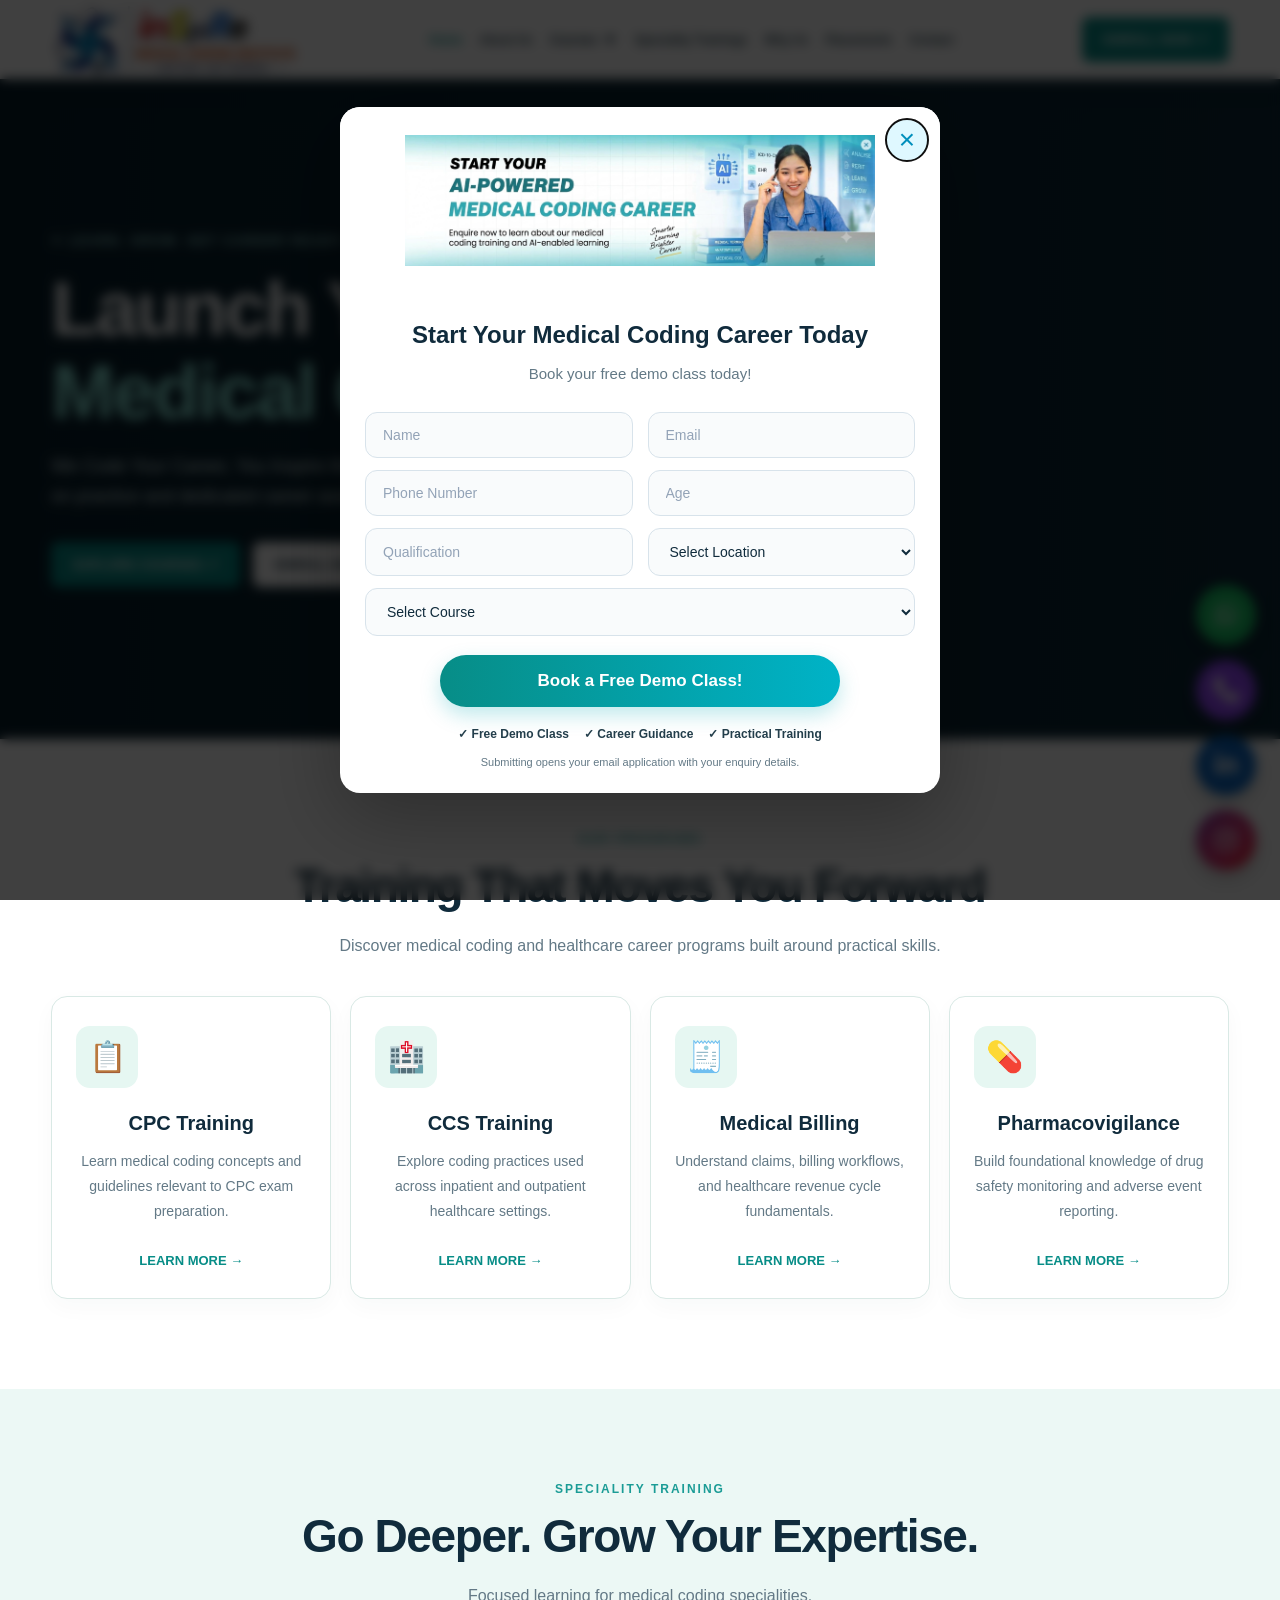
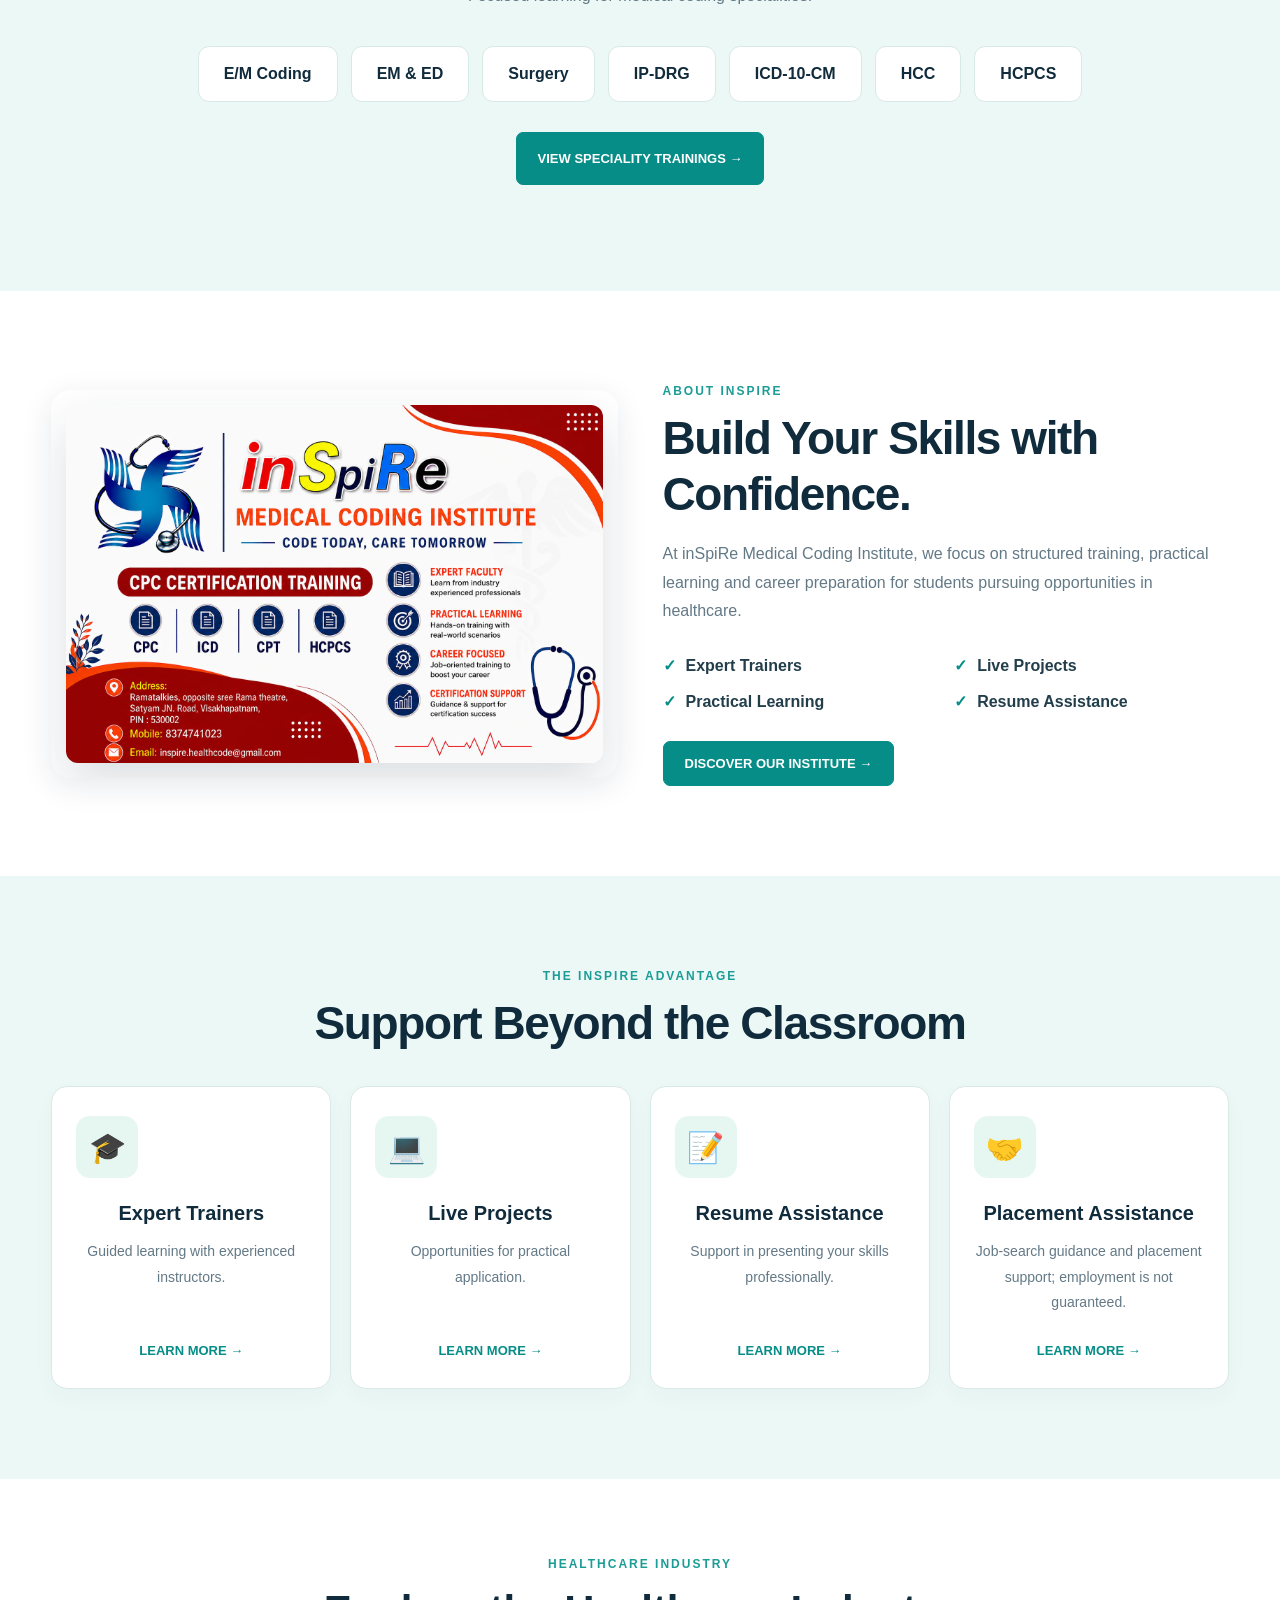
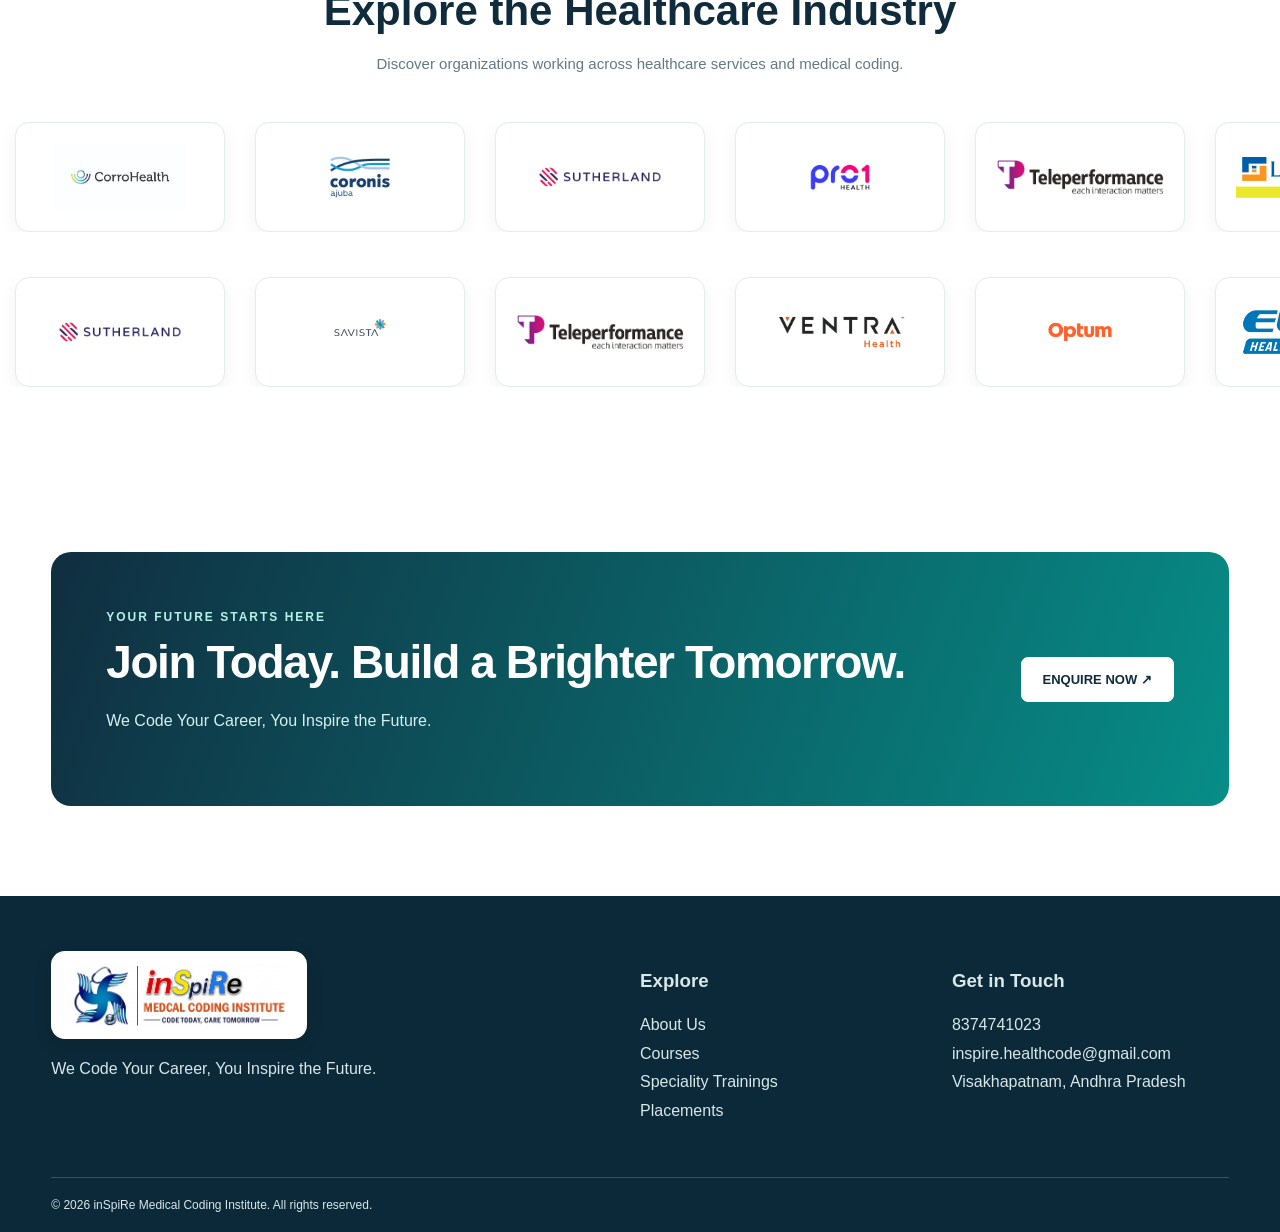
<file: index.html>
<!doctype html><html lang="en">
    <head>
        <meta charset="utf-8"><meta name="viewport" content="width=device-width,initial-scale=1"><meta name="description" content="inSpiRe Medical Coding Institute, Visakhapatnam. CPC, CCS, medical billing, pharmacovigilance and speciality training."><title>Home | inSpiRe Medical Coding Institute</title>
        <link rel="stylesheet" href="css/style.css">
        <!-- FONT AWESOME ICONS -->
<link
    rel="stylesheet"
    href="https://cdnjs.cloudflare.com/ajax/libs/font-awesome/6.5.2/css/all.min.css"
>
    </head>
    <body>
    
    <header class="nav"><div class="wrap">
        
        <a class="logo" href="index.html" aria-label="inSpiRe Medical Coding Institute Home">
    <img src="assets/inspire-logo.png"
         alt="inSpiRe Medical Coding Institute - Code Today, Care Tomorrow">
</a>
        
        
        <nav class="links" id="navlinks">
            
            
            <a class="active" href="index.html">Home</a><a class="" href="about.html">About Us</a>
            
            <!-- COURSES HOVER DROPDOWN -->

<div class="courses-dropdown">

    <div class="courses-trigger">
        <a href="courses.html">Courses</a>

        <button
            type="button"
            class="courses-arrow"
            aria-label="Toggle courses menu"
            aria-expanded="false"
            aria-controls="courses-menu">
            ▾
        </button>
    </div>

    <div class="courses-mega-menu" id="courses-menu">

        <div class="courses-menu-column">
            <h3>MEDICAL CODING</h3>

            <a href="courses/cpc.html">CPC Training</a>
            <a href="courses/ccs.html">CCS Training</a>
        </div>

        <div class="courses-menu-column">
            <h3>HEALTHCARE PROGRAMS</h3>

            <a href="courses/medical-billing.html">Medical Billing</a>
            <a href="courses/pharmacovigilance.html">Pharmacovigilance</a>
        </div>

        <div class="courses-menu-column">
            <h3>SPECIALITY TRAINING</h3>

            <a href="speciality.html">E/M Coding</a>
            <a href="speciality.html">EM &amp; ED</a>
            <a href="speciality.html">Surgery</a>
            <a href="speciality.html">IP-DRG</a>
        </div>

        <div class="courses-menu-column">
            <h3>ADVANCED CODING</h3>

            <a href="speciality.html">ICD-10-CM</a>
            <a href="speciality.html">HCC</a>
            <a href="speciality.html">HCPCS</a>
            <a href="courses.html">View All Courses →</a>
        </div>

    </div>

</div>
            
            <a class="" href="speciality.html">Speciality Trainings</a><a class="" href="why-us.html">Why Us</a><a class="" href="placements.html">Placements</a><a class="" href="contact.html">Contact</a>
        
        </nav>
            
            
            
            <a class="btn" href="contact.html">ENROLL NOW ↗</a><button class="menu" aria-label="Toggle menu" aria-controls="navlinks" aria-expanded="false">☰</button></div>
        </header>
    <main><section class="hero"><video autoplay muted loop playsinline preload="metadata" aria-hidden="true"><source src="assets/institute.mp4" type="video/mp4"></video><div class="wrap"><span class="eyebrow">✦ Learn. Grow. Get Career Ready.</span><h1>Launch Your Career in <span>Medical Coding.</span></h1><p>We Code Your Career, You Inspire the Future. Explore expert-led training, hands-on practice and dedicated career assistance at inSpiRe, Visakhapatnam.</p><div class="actions"><a class="btn" href="courses.html">EXPLORE COURSES ↗</a><a class="btn light" href="contact.html">ENROLL NOW →</a></div></div></section><section class="section"><div class="wrap center"><span class="eyebrow">Our Programs</span><h2>Training That Moves You Forward</h2><p class="lead">Discover medical coding and healthcare career programs built around practical skills.</p><div class="grid"><article class="card"><div class="icon">📋</div><h3>CPC Training</h3><p>Learn medical coding concepts and guidelines relevant to CPC exam preparation.</p><a href="courses/cpc.html">LEARN MORE →</a></article><article class="card"><div class="icon">🏥</div><h3>CCS Training</h3><p>Explore coding practices used across inpatient and outpatient healthcare settings.</p><a href="courses/ccs.html">LEARN MORE →</a></article><article class="card"><div class="icon">🧾</div><h3>Medical Billing</h3><p>Understand claims, billing workflows, and healthcare revenue cycle fundamentals.</p><a href="courses/medical-billing.html">LEARN MORE →</a></article><article class="card"><div class="icon">💊</div><h3>Pharmacovigilance</h3><p>Build foundational knowledge of drug safety monitoring and adverse event reporting.</p><a href="courses/pharmacovigilance.html">LEARN MORE →</a></article></div></div></section><section class="section soft"><div class="wrap center"><span class="eyebrow">Speciality Training</span><h2>Go Deeper. Grow Your Expertise.</h2><p class="lead">Focused learning for medical coding specialities.</p><div class="chips"><span class="chip">E/M Coding</span><span class="chip">EM & ED</span><span class="chip">Surgery</span><span class="chip">IP-DRG</span><span class="chip">ICD-10-CM</span><span class="chip">HCC</span><span class="chip">HCPCS</span></div><p style="margin-top:30px"><a class="btn" href="speciality.html">VIEW SPECIALITY TRAININGS →</a></p></div></section>
        
        <section class="section"><div class="wrap split"><div class="art" aria-hidden="true">  <img
                        src="assets/institute.jpeg"
                        alt="inSpiRe Medical Coding Institute"
                        class="about-institute-image"
                        loading="lazy"
                    >
</div>
        <div><span class="eyebrow">About inSpiRe</span><h2>Build Your Skills with Confidence.</h2><p>At inSpiRe Medical Coding Institute, we focus on structured training, practical learning and career preparation for students pursuing opportunities in healthcare.</p><div class="ticks"><div>Expert Trainers</div><div>Live Projects</div><div>Practical Learning</div><div>Resume Assistance</div></div><a class="btn" href="about.html">DISCOVER OUR INSTITUTE →</a></div></div></section><section class="section soft"><div class="wrap center"><span class="eyebrow">The inSpiRe Advantage</span><h2>Support Beyond the Classroom</h2><div class="grid"><article class="card"><div class="icon">🎓</div><h3>Expert Trainers</h3><p>Guided learning with experienced instructors.</p><a href="why-us.html">LEARN MORE →</a></article><article class="card"><div class="icon">💻</div><h3>Live Projects</h3><p>Opportunities for practical application.</p><a href="why-us.html">LEARN MORE →</a></article><article class="card"><div class="icon">📝</div><h3>Resume Assistance</h3><p>Support in presenting your skills professionally.</p><a href="why-us.html">LEARN MORE →</a></article><article class="card"><div class="icon">🤝</div><h3>Placement Assistance</h3><p>Job-search guidance and placement support; employment is not guaranteed.</p><a href="why-us.html">LEARN MORE →</a></article></div></div>
    
    </section>
    
    
    <!-- ========================================
     COMPANY LOGO INFINITE SLIDESHOW
========================================= -->

<section class="company-section">

    <div class="wrap">

        <div class="center">

            <span class="eyebrow">
                HEALTHCARE INDUSTRY
            </span>

            <h2>Explore the Healthcare Industry</h2>

            <p>
                Discover organizations working across
                healthcare services and medical coding.
            </p>

        </div>

    </div>


    <!-- INFINITE SLIDER -->

    <div class="company-slider">

        <div class="company-track">

            <!-- FIRST SET -->

            <div class="company-logo">
                <img src="assets/company-logos/company1.png"
                     alt="Company 1 logo">
            </div>

            <div class="company-logo">
                <img src="assets/company-logos/company2.jpg"
                     alt="Company 2 logo">
            </div>

            <div class="company-logo">
                <img src="assets/company-logos/company3.png"
                     alt="Company 3 logo">
            </div>

            <div class="company-logo">
                <img src="assets/company-logos/company4.jpg"
                     alt="Company 4 logo">
            </div>

            <div class="company-logo">
                <img src="assets/company-logos/company5.png"
                     alt="Company 5 logo">
            </div>

            <div class="company-logo">
                <img src="assets/company-logos/company 7.jpg"
                     alt="Company 7 logo">
            </div>


            <!-- DUPLICATE SET FOR SEAMLESS LOOP -->

            <div class="company-logo" aria-hidden="true">
                <img src="assets/company-logos/company8.png" alt="">
            </div>

            <div class="company-logo" aria-hidden="true">
                <img src="assets/company-logos/company9.png" alt="">
            </div>

            <div class="company-logo" aria-hidden="true">
                <img src="assets/company-logos/company10.jpg" alt="">
            </div>

            <div class="company-logo" aria-hidden="true">
                <img src="assets/company-logos/company11.png" alt="">
            </div>

            <div class="company-logo" aria-hidden="true">
                <img src="assets/company-logos/company12.jpg" alt="">
            </div>

            <div class="company-logo" aria-hidden="true">
                <img src="assets/company-logos/company13.jpg" alt="">
            </div>

        </div>

    </div>




    <div class="company-slider">

        <div class="company-track">

            <!-- FIRST SET -->

            <div class="company-logo">
                <img src="assets/company-logos/company3.png"
                     alt="Company 1 logo">
            </div>

            <div class="company-logo">
                <img src="assets/company-logos/company11.png"
                     alt="Company 2 logo">
            </div>

            <div class="company-logo">
                <img src="assets/company-logos/company5.png"
                     alt="Company 3 logo">
            </div>

            <div class="company-logo">
                <img src="assets/company-logos/company12.jpg"
                     alt="Company 4 logo">
            </div>

            <div class="company-logo">
                <img src="assets/company-logos/company9.png"
                     alt="Company 5 logo">
            </div>

            <div class="company-logo">
                <img src="assets/company-logos/company10.jpg"
                     alt="Company 7 logo">
            </div>


            <!-- DUPLICATE SET FOR SEAMLESS LOOP -->

            <div class="company-logo" aria-hidden="true">
                <img src="assets/company-logos/company3.png" alt="">
            </div>

            <div class="company-logo" aria-hidden="true">
                <img src="assets/company-logos/company1.png" alt="">
            </div>

            <div class="company-logo" aria-hidden="true">
                <img src="assets/company-logos/company2.jpg" alt="">
            </div>

            <div class="company-logo" aria-hidden="true">
                <img src="assets/company-logos/company13.jpg" alt="">
            </div>

            <div class="company-logo" aria-hidden="true">
                <img src="assets/company-logos/company 7.jpg" alt="">
            </div>

            <div class="company-logo" aria-hidden="true">
                <img src="assets/company-logos/company4.jpg" alt="">
            </div>

        </div>

    </div>

</section>
    
    
    
    
    
    <section class="section"><div class="wrap"><div class="cta"><div><span class="eyebrow" style="color:#b5f1e8">YOUR FUTURE STARTS HERE</span><h2>Join Today. Build a Brighter Tomorrow.</h2><p>We Code Your Career, You Inspire the Future.</p></div><a class="btn light" href="contact.html">ENQUIRE NOW ↗</a></div></div></section></main>
    <footer class="footer">
        <div class="wrap">
            <div class="footer-grid">
                <div>
            
            
           <a class="logo footer-logo"
   href="index.html"
   aria-label="inSpiRe Home">
    <img src="assets/inspire-logo.png"
         alt="inSpiRe Medical Coding Institute">
</a>
        <p>We Code Your Career, You Inspire the Future.</p>
           </div> 
            <div><h3>Explore</h3><p><a href="about.html">About Us</a><br><a href="courses.html">Courses</a><br><a href="speciality.html">Speciality Trainings</a><br><a href="placements.html">Placements</a></p></div><div><h3>Get in Touch</h3><p><a href="tel:+918374741023">8374741023</a><br><a href="mailto:inspire.healthcode@gmail.com">inspire.healthcode@gmail.com</a><br>Visakhapatnam, Andhra Pradesh</p></div></div><div class="copyright">© 2026 inSpiRe Medical Coding Institute. All rights reserved.</div></div>
    </footer>
    


<!-- =========================================
     FREE DEMO CLASS POPUP
========================================== -->

<div class="demo-overlay" id="demoOverlay">

    <div class="demo-popup"
         role="dialog"
         aria-modal="true"
         aria-labelledby="demoTitle">

        <!-- CLOSE BUTTON -->

        <button class="demo-close"
                id="closeDemo"
                type="button"
                aria-label="Close demo registration popup">
            &times;
        </button>


        <!-- POPUP BANNER -->

       <!-- POPUP BANNER -->
<div class="demo-banner">
    <img
        src="assets/demo-banner.png"
        alt="Start your medical coding career"
    >
</div>


        <!-- POPUP BODY -->

        <div class="demo-body">

            <h2 id="demoTitle">
                Start Your Medical Coding Career Today
            </h2>

            <p class="demo-subtitle">
                Book your free demo class today!
            </p>


            <!-- REGISTRATION FORM -->

            <form id="demoForm" class="demo-form">

                <input
                    type="text"
                    name="name"
                    placeholder="Name"
                    autocomplete="name"
                    aria-label="Name"
                    required
                >

                <input
                    type="email"
                    name="email"
                    placeholder="Email"
                    autocomplete="email"
                    aria-label="Email"
                    required
                >

                <input
                    type="tel"
                    name="phone"
                    placeholder="Phone Number"
                    autocomplete="tel"
                    aria-label="Phone Number"
                    pattern="[0-9+() -]{10,18}"
                    required
                >

                <input
                    type="number"
                    name="age"
                    placeholder="Age"
                    aria-label="Age"
                    min="16"
                    max="100"
                    required
                >

                <input
                    type="text"
                    name="qualification"
                    placeholder="Qualification"
                    aria-label="Qualification"
                    required
                >

                <select name="location"
                        aria-label="Select Location"
                        required>

                    <option value="">
                        Select Location
                    </option>

                    <option value="Visakhapatnam">
                        Visakhapatnam
                    </option>

                    <option value="Vijayawada">
                        Vijayawada
                    </option>

                    <option value="Hyderabad">
                        Hyderabad
                    </option>

                    <option value="Other">
                        Other
                    </option>

                </select>


                <!-- FULL WIDTH COURSE SELECTION -->

                <select name="course"
                        class="demo-full"
                        aria-label="Select Course"
                        required>

                    <option value="">
                        Select Course
                    </option>

                    <option value="CPC Training">
                        CPC Training
                    </option>

                    <option value="CCS Training">
                        CCS Training
                    </option>

                    <option value="Medical Billing">
                        Medical Billing
                    </option>

                    <option value="Pharmacovigilance">
                        Pharmacovigilance
                    </option>

                    <option value="Speciality Training">
                        Speciality Training
                    </option>

                </select>


                <!-- SUBMIT BUTTON -->

                <div class="demo-submit">

                    <button type="submit">
                        Book a Free Demo Class!
                    </button>

                </div>

            </form>


            <!-- POPUP FOOTER -->

            <div class="demo-benefits">

                <span>✓ Free Demo Class</span>

                <span>✓ Career Guidance</span>

                <span>✓ Practical Training</span>

            </div>

            <p class="demo-note">
                Submitting opens your email application with
                your enquiry details.
            </p>

        </div>

    </div>

</div>




    <!-- ========================================
     FLOATING SOCIAL MEDIA ICONS
========================================= -->

<div class="floating-social">

    <!-- WHATSAPP -->
    <a
        href="https://wa.me/918374741023"
        class="social-icon whatsapp"
        target="_blank"
        rel="noopener noreferrer"
        aria-label="Chat on WhatsApp"
        title="WhatsApp"
    >
        <i class="fa-brands fa-whatsapp" aria-hidden="true"></i>
    </a>

    <!-- PHONE -->
    <a
        href="tel:+918374741023"
        class="social-icon phone"
        aria-label="Call inSpiRe"
        title="Call Us"
    >
        <i class="fa-solid fa-phone" aria-hidden="true"></i>
    </a>

    <!-- LINKEDIN -->
    <!-- Replace # with your official LinkedIn profile URL -->
    <a
        href="#"
        class="social-icon linkedin"
        aria-label="Visit our LinkedIn page"
        title="LinkedIn"
    >
        <i class="fa-brands fa-linkedin-in" aria-hidden="true"></i>
    </a>

    <!-- INSTAGRAM -->
    <!-- Replace # with your official Instagram profile URL -->
    <a
        href="#"
        class="social-icon instagram"
        aria-label="Visit our Instagram page"
        title="Instagram"
    >
        <i class="fa-brands fa-instagram" aria-hidden="true"></i>
    </a>

</div>




    
    <script src="js/main.js"></script>
</body></html>
</file>
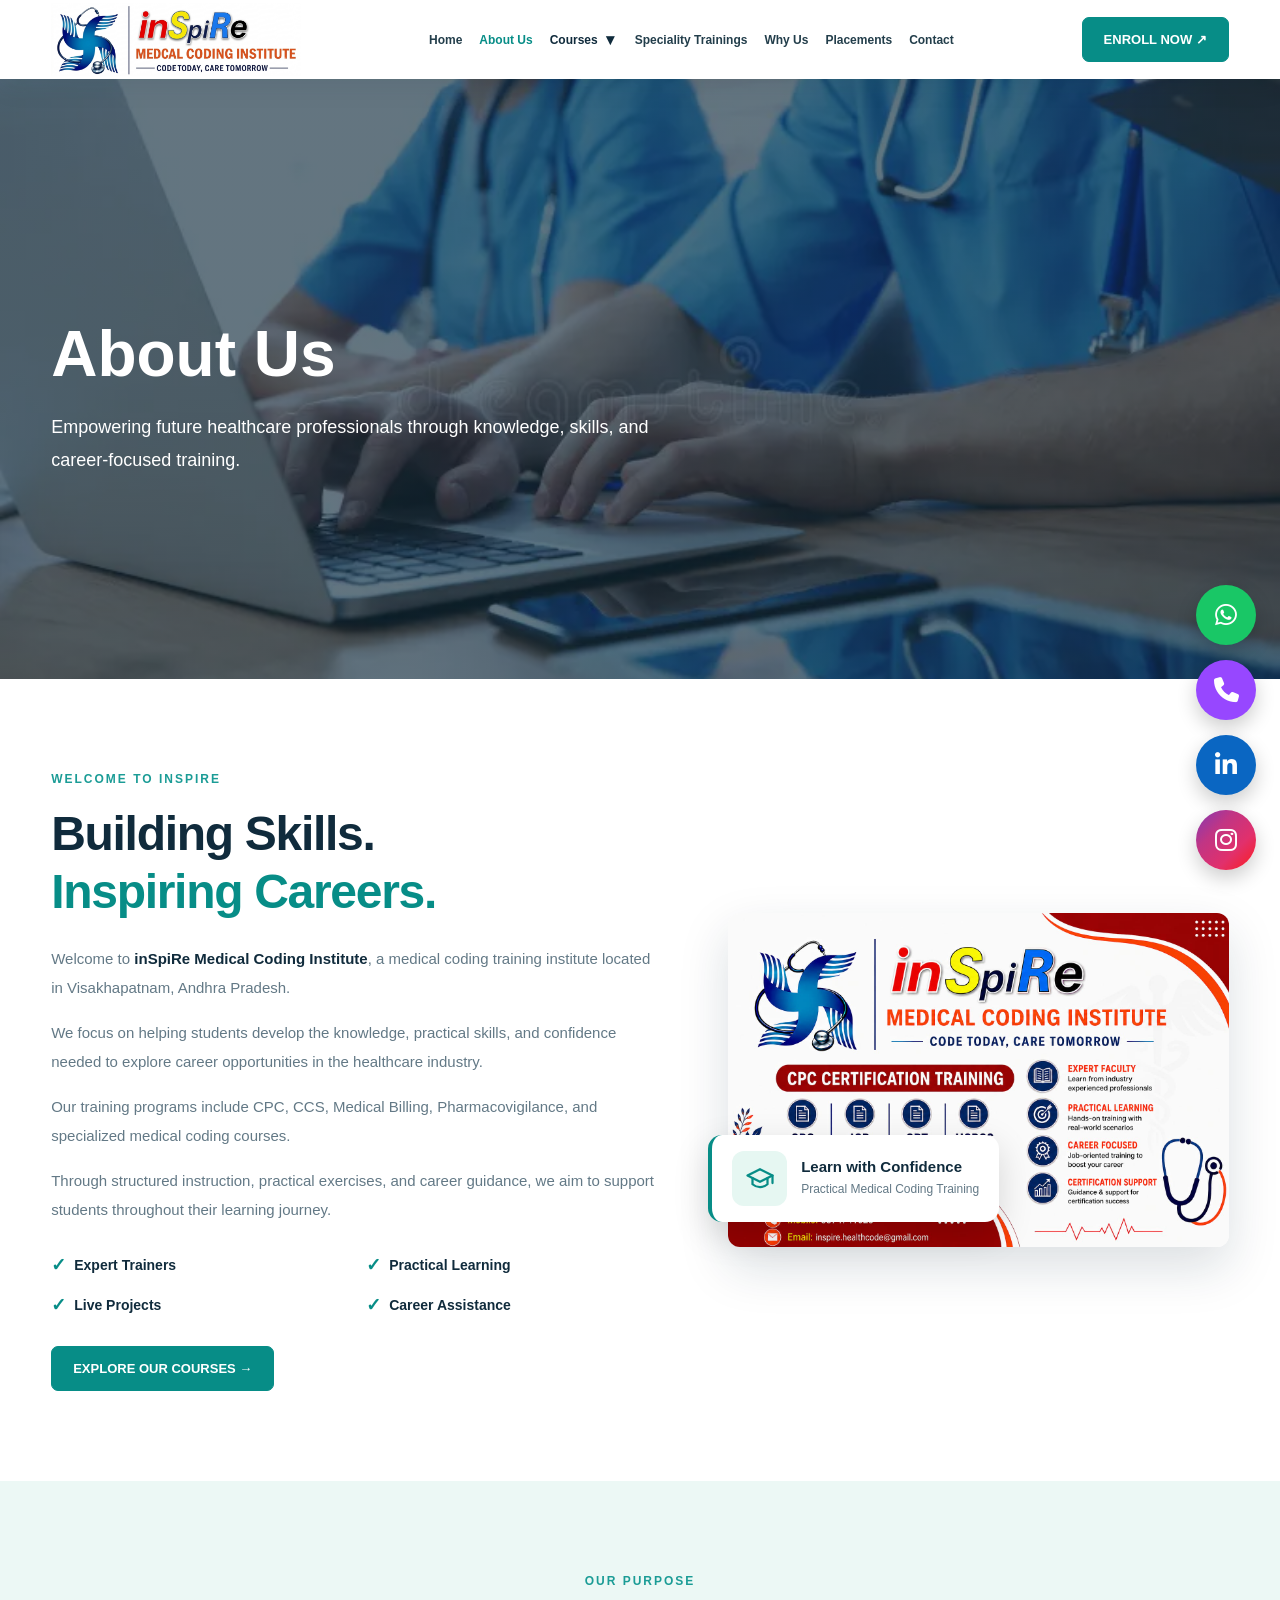
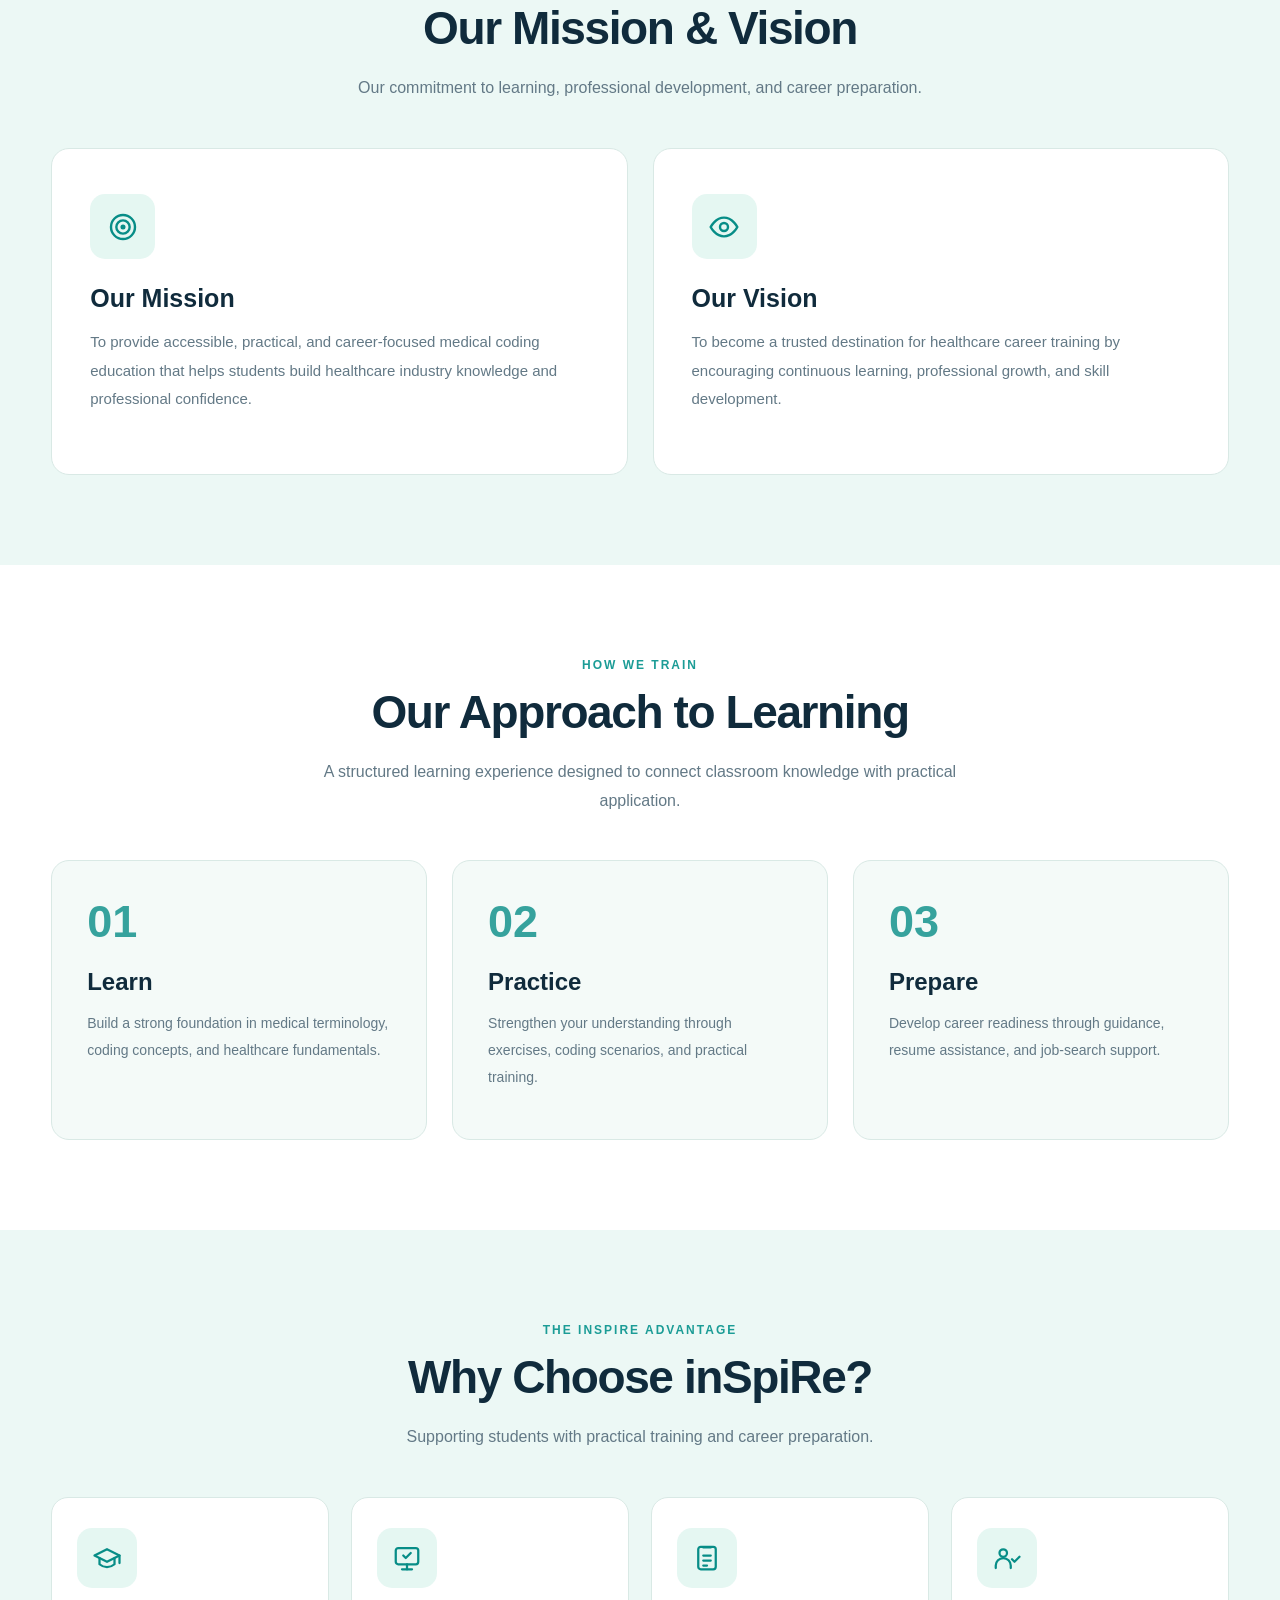
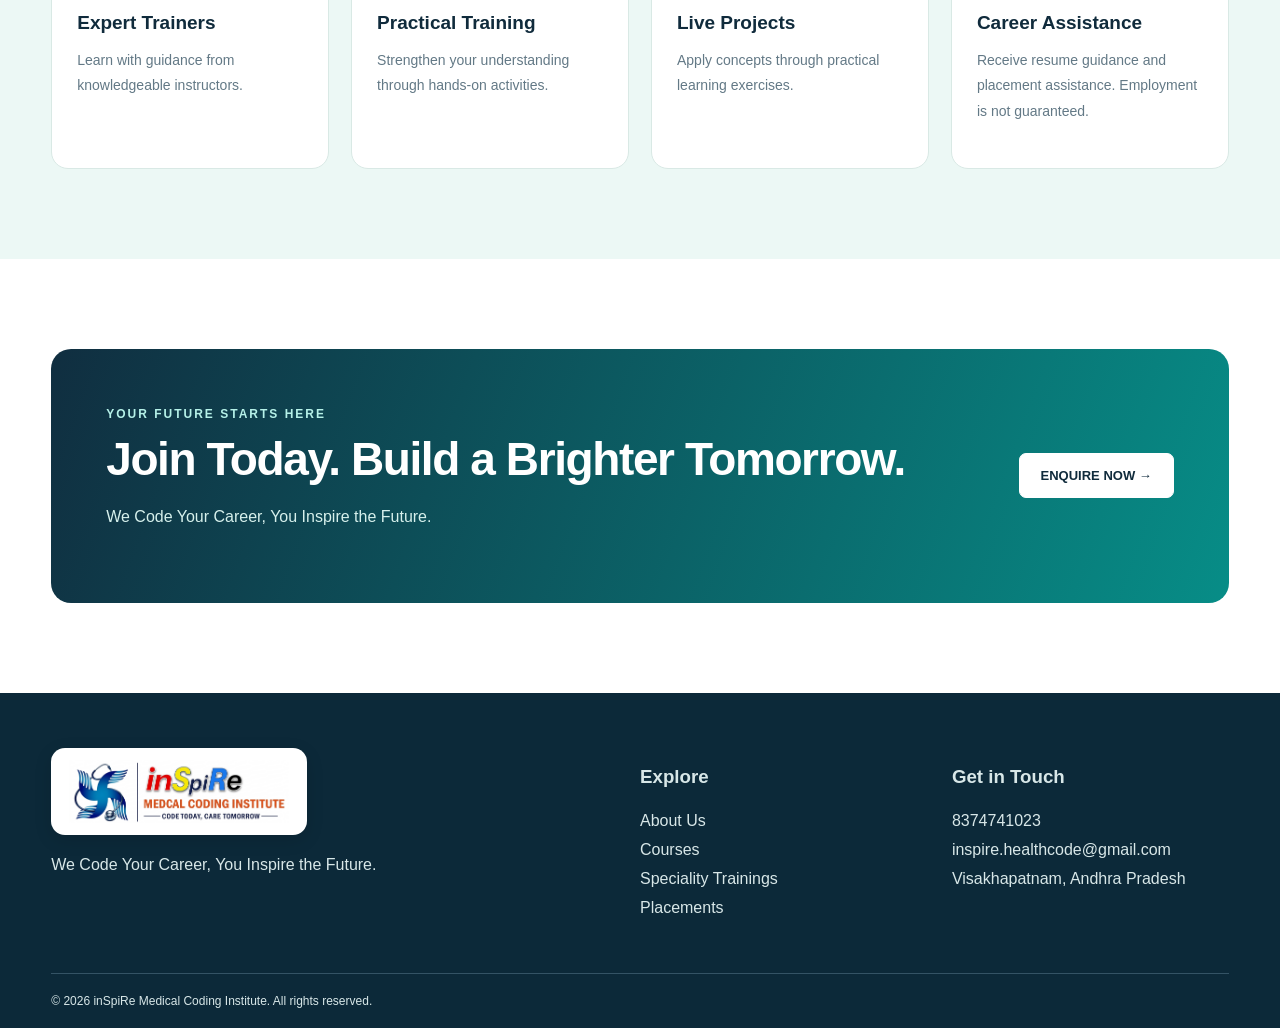
<file: about.html>
<!DOCTYPE html>
<html lang="en">

<head>
    <meta charset="UTF-8">

    <meta name="viewport" content="width=device-width, initial-scale=1.0">

    <meta name="description"
          content="Learn about inSpiRe Medical Coding Institute in Visakhapatnam, offering CPC, CCS, Medical Billing, Pharmacovigilance and speciality training.">

    <title>About Us | inSpiRe Medical Coding Institute</title>
<link
    rel="stylesheet"
    href="https://cdnjs.cloudflare.com/ajax/libs/font-awesome/6.5.2/css/all.min.css"
>
    <link rel="stylesheet" href="css/style.css">
</head>

<body>

    <!-- ========================================
         NAVIGATION BAR
    ========================================= -->

    <header class="nav">

        <div class="wrap">

           <a class="logo" href="index.html" aria-label="inSpiRe Medical Coding Institute Home">
    <img src="assets/inspire-logo.png"
         alt="inSpiRe Medical Coding Institute - Code Today, Care Tomorrow">
</a>
       

            <nav class="links" id="navlinks" aria-label="Main navigation">

                <a href="index.html">Home</a>

                <a href="about.html" class="active" aria-current="page">
                    About Us
                </a>

                <!-- COURSES HOVER DROPDOWN -->

<div class="courses-dropdown">

    <div class="courses-trigger">
        <a href="courses.html">Courses</a>

        <button
            type="button"
            class="courses-arrow"
            aria-label="Toggle courses menu"
            aria-expanded="false"
            aria-controls="courses-menu">
            ▾
        </button>
    </div>

    <div class="courses-mega-menu" id="courses-menu">

        <div class="courses-menu-column">
            <h3>MEDICAL CODING</h3>

            <a href="courses/cpc.html">CPC Training</a>
            <a href="courses/ccs.html">CCS Training</a>
        </div>

        <div class="courses-menu-column">
            <h3>HEALTHCARE PROGRAMS</h3>

            <a href="courses/medical-billing.html">Medical Billing</a>
            <a href="courses/pharmacovigilance.html">Pharmacovigilance</a>
        </div>

        <div class="courses-menu-column">
            <h3>SPECIALITY TRAINING</h3>

            <a href="speciality.html">E/M Coding</a>
            <a href="speciality.html">EM &amp; ED</a>
            <a href="speciality.html">Surgery</a>
            <a href="speciality.html">IP-DRG</a>
        </div>

        <div class="courses-menu-column">
            <h3>ADVANCED CODING</h3>

            <a href="speciality.html">ICD-10-CM</a>
            <a href="speciality.html">HCC</a>
            <a href="speciality.html">HCPCS</a>
            <a href="courses.html">View All Courses →</a>
        </div>

    </div>

</div>

                <a href="speciality.html">Speciality Trainings</a>

                <a href="why-us.html">Why Us</a>

                <a href="placements.html">Placements</a>

                <a href="contact.html">Contact</a>

            </nav>

            <a href="contact.html" class="btn">
                ENROLL NOW ↗
            </a>

            <button
                class="menu"
                type="button"
                aria-label="Toggle navigation"
                aria-controls="navlinks"
                aria-expanded="false"
            >
                ☰
            </button>

        </div>

    </header>


    <main>

        <!-- ========================================
             ABOUT US BANNER
        ========================================= -->

        <section class="about-banner">

            <div class="wrap">

               
                <h1>About Us</h1>

                <p>
                    Empowering future healthcare professionals
                    through knowledge, skills, and
                    career-focused training.
                </p>

            </div>

        </section>


        <!-- ========================================
             ABOUT INTRODUCTION
        ========================================= -->

        <section class="section about-intro">

            <div class="wrap about-intro-grid">

                <!-- LEFT SIDE: CONTENT -->

                <div class="about-content">

                    <span class="eyebrow">
                        WELCOME TO inSpiRe
                    </span>

                    <h2>
                        Building Skills.
                        <span>Inspiring Careers.</span>
                    </h2>

                    <p>
                        Welcome to
                        <strong>inSpiRe Medical Coding Institute</strong>,
                        a medical coding training institute located
                        in Visakhapatnam, Andhra Pradesh.
                    </p>

                    <p>
                        We focus on helping students develop
                        the knowledge, practical skills,
                        and confidence needed to explore
                        career opportunities in the
                        healthcare industry.
                    </p>

                    <p>
                        Our training programs include
                        CPC, CCS, Medical Billing,
                        Pharmacovigilance, and
                        specialized medical coding courses.
                    </p>

                    <p>
                        Through structured instruction,
                        practical exercises, and career guidance,
                        we aim to support students throughout
                        their learning journey.
                    </p>


                    <!-- TRAINING HIGHLIGHTS -->

                    <div class="about-highlights">

                        <div>
                            <span aria-hidden="true">✓</span>
                            Expert Trainers
                        </div>

                        <div>
                            <span aria-hidden="true">✓</span>
                            Practical Learning
                        </div>

                        <div>
                            <span aria-hidden="true">✓</span>
                            Live Projects
                        </div>

                        <div>
                            <span aria-hidden="true">✓</span>
                            Career Assistance
                        </div>

                    </div>


                    <a href="courses.html" class="btn">
                        EXPLORE OUR COURSES →
                    </a>

                </div>


                <!-- RIGHT SIDE: INSTITUTE IMAGE -->

                <div class="about-image-box">

                    <img
                        src="assets/institute.jpeg"
                        alt="inSpiRe Medical Coding Institute"
                        class="about-institute-image"
                        loading="lazy"
                    >


                    <!-- FLOATING ICON BADGE -->

                    <div class="about-floating-icon">

                        <div class="about-icon-symbol">

                            <svg
                                viewBox="0 0 24 24"
                                fill="none"
                                stroke="currentColor"
                                stroke-width="1.8"
                                stroke-linecap="round"
                                stroke-linejoin="round"
                                aria-hidden="true"
                            >
                                <path d="m2 10 10-5 10 5-10 5-10-5Z"/>
                                <path d="M6 12v5c3.5 3 8.5 3 12 0v-5"/>
                                <path d="M22 10v6"/>
                            </svg>

                        </div>

                        <div class="about-floating-text">

                            <strong>
                                Learn with Confidence
                            </strong>

                            <small>
                                Practical Medical Coding Training
                            </small>

                        </div>

                    </div>

                </div>

            </div>

        </section>


        <!-- ========================================
             MISSION AND VISION
        ========================================= -->

        <section class="section about-mission-section">

            <div class="wrap">

                <div class="center">

                    <span class="eyebrow">
                        OUR PURPOSE
                    </span>

                    <h2>
                        Our Mission & Vision
                    </h2>

                    <p class="lead">
                        Our commitment to learning,
                        professional development,
                        and career preparation.
                    </p>

                </div>


                <div class="about-mission-grid">

                    <!-- MISSION CARD -->

                    <article class="about-purpose-card">

                        <div class="about-purpose-icon">

                            <svg
                                viewBox="0 0 24 24"
                                fill="none"
                                stroke="currentColor"
                                stroke-width="1.8"
                                stroke-linecap="round"
                                stroke-linejoin="round"
                                aria-hidden="true"
                            >
                                <circle cx="12" cy="12" r="9"/>
                                <circle cx="12" cy="12" r="5"/>
                                <circle cx="12" cy="12" r="1"/>
                            </svg>

                        </div>

                        <h3>Our Mission</h3>

                        <p>
                            To provide accessible, practical,
                            and career-focused medical coding
                            education that helps students build
                            healthcare industry knowledge
                            and professional confidence.
                        </p>

                    </article>


                    <!-- VISION CARD -->

                    <article class="about-purpose-card">

                        <div class="about-purpose-icon">

                            <svg
                                viewBox="0 0 24 24"
                                fill="none"
                                stroke="currentColor"
                                stroke-width="1.8"
                                stroke-linecap="round"
                                stroke-linejoin="round"
                                aria-hidden="true"
                            >
                                <path
                                    d="M2 12s3.5-7 10-7 10 7 10 7-3.5 7-10 7S2 12 2 12Z"
                                />
                                <circle cx="12" cy="12" r="3"/>
                            </svg>

                        </div>

                        <h3>Our Vision</h3>

                        <p>
                            To become a trusted destination
                            for healthcare career training
                            by encouraging continuous learning,
                            professional growth,
                            and skill development.
                        </p>

                    </article>

                </div>

            </div>

        </section>


        <!-- ========================================
             OUR TRAINING APPROACH
        ========================================= -->

        <section class="section about-approach-section">

            <div class="wrap">

                <div class="center">

                    <span class="eyebrow">
                        HOW WE TRAIN
                    </span>

                    <h2>
                        Our Approach to Learning
                    </h2>

                    <p class="lead">
                        A structured learning experience
                        designed to connect classroom knowledge
                        with practical application.
                    </p>

                </div>


                <div class="about-approach-grid">

                    <!-- STEP 1 -->

                    <article class="about-step-card">

                        <div class="about-step-number">
                            01
                        </div>

                        <h3>Learn</h3>

                        <p>
                            Build a strong foundation
                            in medical terminology,
                            coding concepts,
                            and healthcare fundamentals.
                        </p>

                    </article>


                    <!-- STEP 2 -->

                    <article class="about-step-card">

                        <div class="about-step-number">
                            02
                        </div>

                        <h3>Practice</h3>

                        <p>
                            Strengthen your understanding
                            through exercises,
                            coding scenarios,
                            and practical training.
                        </p>

                    </article>


                    <!-- STEP 3 -->

                    <article class="about-step-card">

                        <div class="about-step-number">
                            03
                        </div>

                        <h3>Prepare</h3>

                        <p>
                            Develop career readiness
                            through guidance,
                            resume assistance,
                            and job-search support.
                        </p>

                    </article>

                </div>

            </div>

        </section>


        <!-- ========================================
             WHY CHOOSE INSPIRE
        ========================================= -->

        <section class="section about-benefits-section">

            <div class="wrap">

                <div class="center">

                    <span class="eyebrow">
                        THE inSpiRe ADVANTAGE
                    </span>

                    <h2>
                        Why Choose inSpiRe?
                    </h2>

                    <p class="lead">
                        Supporting students with practical
                        training and career preparation.
                    </p>

                </div>


                <div class="about-benefits-grid">

                    <!-- EXPERT TRAINERS -->

                    <article class="about-benefit-card">

                        <div class="about-benefit-icon">

                            <svg
                                viewBox="0 0 24 24"
                                fill="none"
                                stroke="currentColor"
                                stroke-width="1.8"
                                stroke-linecap="round"
                                stroke-linejoin="round"
                                aria-hidden="true"
                            >
                                <path d="m2 10 10-5 10 5-10 5-10-5Z"/>
                                <path d="M6 12v5c3.5 3 8.5 3 12 0v-5"/>
                                <path d="M22 10v6"/>
                            </svg>

                        </div>

                        <h3>Expert Trainers</h3>

                        <p>
                            Learn with guidance from
                            knowledgeable instructors.
                        </p>

                    </article>


                    <!-- PRACTICAL TRAINING -->

                    <article class="about-benefit-card">

                        <div class="about-benefit-icon">

                            <svg
                                viewBox="0 0 24 24"
                                fill="none"
                                stroke="currentColor"
                                stroke-width="1.8"
                                stroke-linecap="round"
                                stroke-linejoin="round"
                                aria-hidden="true"
                            >
                                <rect
                                    x="3"
                                    y="4"
                                    width="18"
                                    height="13"
                                    rx="2"
                                />
                                <path d="M8 21h8"/>
                                <path d="M12 17v4"/>
                                <path d="m9 10 2 2 4-4"/>
                            </svg>

                        </div>

                        <h3>Practical Training</h3>

                        <p>
                            Strengthen your understanding
                            through hands-on activities.
                        </p>

                    </article>


                    <!-- LIVE PROJECTS -->

                    <article class="about-benefit-card">

                        <div class="about-benefit-icon">

                            <svg
                                viewBox="0 0 24 24"
                                fill="none"
                                stroke="currentColor"
                                stroke-width="1.8"
                                stroke-linecap="round"
                                stroke-linejoin="round"
                                aria-hidden="true"
                            >
                                <rect
                                    x="5"
                                    y="3"
                                    width="14"
                                    height="18"
                                    rx="2"
                                />
                                <path d="M9 3.5h6"/>
                                <path d="M9 10h6"/>
                                <path d="M9 14h6"/>
                                <path d="M9 18h3"/>
                            </svg>

                        </div>

                        <h3>Live Projects</h3>

                        <p>
                            Apply concepts through
                            practical learning exercises.
                        </p>

                    </article>


                    <!-- CAREER ASSISTANCE -->

                    <article class="about-benefit-card">

                        <div class="about-benefit-icon">

                            <svg
                                viewBox="0 0 24 24"
                                fill="none"
                                stroke="currentColor"
                                stroke-width="1.8"
                                stroke-linecap="round"
                                stroke-linejoin="round"
                                aria-hidden="true"
                            >
                                <circle cx="9" cy="8" r="3"/>
                                <path d="M3 20v-2a6 6 0 0 1 12 0v2"/>
                                <path d="m16 13 2 2 4-4"/>
                            </svg>

                        </div>

                        <h3>Career Assistance</h3>

                        <p>
                            Receive resume guidance
                            and placement assistance.
                            Employment is not guaranteed.
                        </p>

                    </article>

                </div>

            </div>

        </section>


        <!-- ========================================
             CALL TO ACTION
        ========================================= -->

        <section class="section">

            <div class="wrap">

                <div class="cta">

                    <div>

                        <span
                            class="eyebrow"
                            style="color: #b5f1e8;"
                        >
                            YOUR FUTURE STARTS HERE
                        </span>

                        <h2>
                            Join Today.
                            Build a Brighter Tomorrow.
                        </h2>

                        <p>
                            We Code Your Career,
                            You Inspire the Future.
                        </p>

                    </div>

                    <a href="contact.html" class="btn light">
                        ENQUIRE NOW →
                    </a>

                </div>

            </div>

        </section>

    </main>


    <!-- ========================================
         FOOTER
    ========================================= -->

    <footer class="footer">

        <div class="wrap">

            <div class="footer-grid">

                <div>

                     <a class="logo footer-logo"
   href="index.html"
   aria-label="inSpiRe Home">
    <img src="assets/inspire-logo.png"
         alt="inSpiRe Medical Coding Institute">
</a>

                    <p>
                        We Code Your Career,
                        You Inspire the Future.
                    </p>

                </div>


                <div>

                    <h3>Explore</h3>

                    <p>
                        <a href="about.html">About Us</a><br>

                        <a href="courses.html">Courses</a><br>

                        <a href="speciality.html">
                            Speciality Trainings
                        </a><br>

                        <a href="placements.html">Placements</a>
                    </p>

                </div>


                <div>

                    <h3>Get in Touch</h3>

                    <p>
                        <a href="tel:+918374741023">
                            8374741023
                        </a>

                        <br>

                        <a href="mailto:inspire.healthcode@gmail.com">
                            inspire.healthcode@gmail.com
                        </a>

                        <br>

                        Visakhapatnam, Andhra Pradesh
                    </p>

                </div>

            </div>


            <div class="copyright">
                © 2026 inSpiRe Medical Coding Institute.
                All rights reserved.
            </div>

        </div>

    </footer>


    <!-- ========================================
     FLOATING SOCIAL MEDIA ICONS
========================================= -->

<div class="floating-social">

    <!-- WHATSAPP -->
    <a
        href="https://wa.me/918374741023"
        class="social-icon whatsapp"
        target="_blank"
        rel="noopener noreferrer"
        aria-label="Chat on WhatsApp"
        title="WhatsApp"
    >
        <i class="fa-brands fa-whatsapp" aria-hidden="true"></i>
    </a>

    <!-- PHONE -->
    <a
        href="tel:+918374741023"
        class="social-icon phone"
        aria-label="Call inSpiRe"
        title="Call Us"
    >
        <i class="fa-solid fa-phone" aria-hidden="true"></i>
    </a>

    <!-- LINKEDIN -->
    <!-- Replace # with your official LinkedIn profile URL -->
    <a
        href="#"
        class="social-icon linkedin"
        aria-label="Visit our LinkedIn page"
        title="LinkedIn"
    >
        <i class="fa-brands fa-linkedin-in" aria-hidden="true"></i>
    </a>

    <!-- INSTAGRAM -->
    <!-- Replace # with your official Instagram profile URL -->
    <a
        href="#"
        class="social-icon instagram"
        aria-label="Visit our Instagram page"
        title="Instagram"
    >
        <i class="fa-brands fa-instagram" aria-hidden="true"></i>
    </a>

</div>

    <script src="js/main.js"></script>

</body>

</html>
</file>
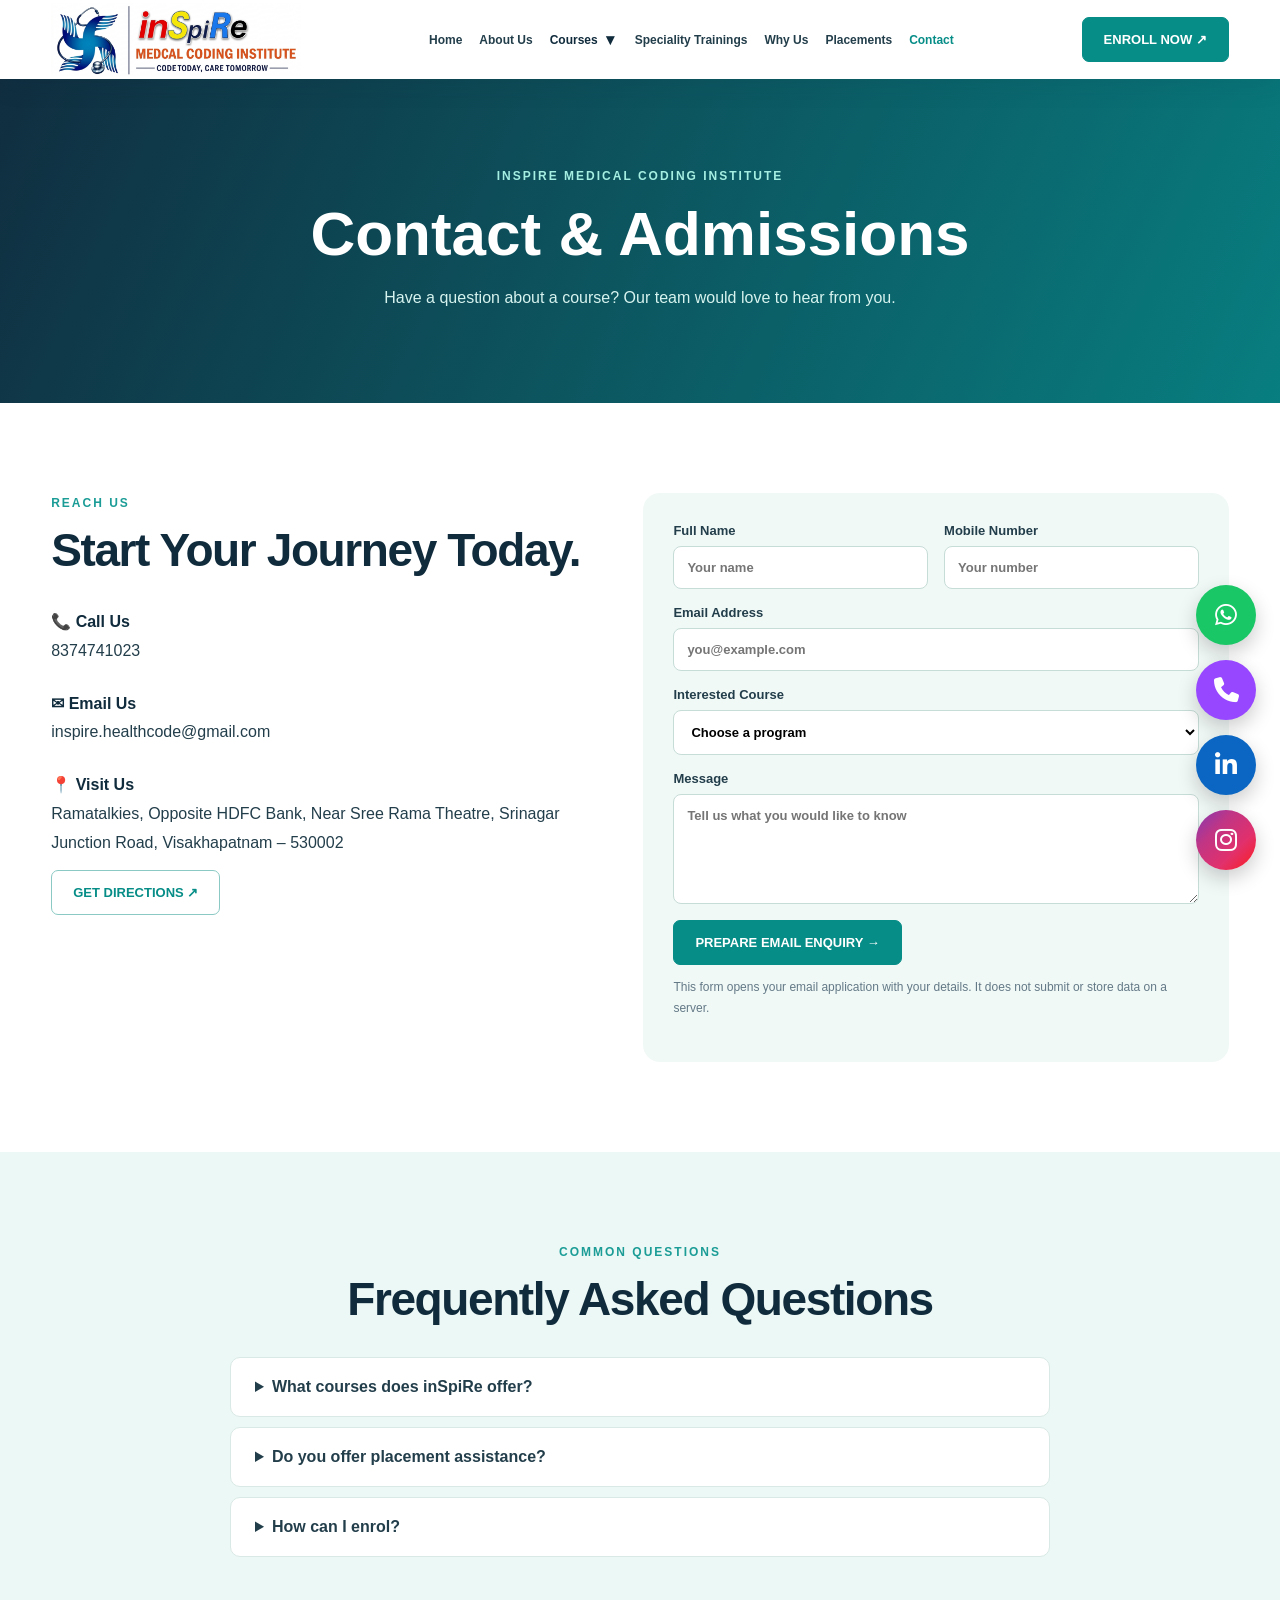
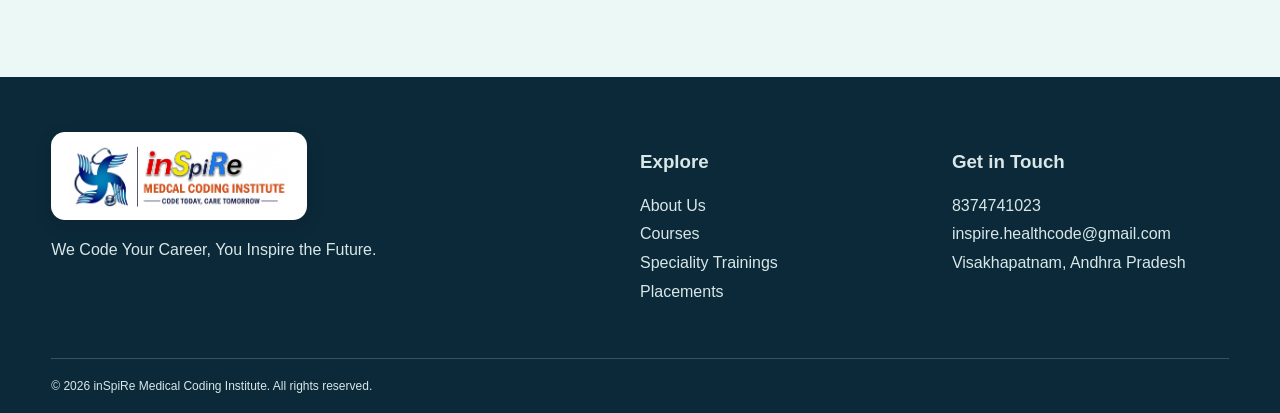
<file: contact.html>
<!doctype html><html lang="en"><head><meta charset="utf-8">
    <meta name="viewport" content="width=device-width,initial-scale=1">
    <meta name="description" content="inSpiRe Medical Coding Institute, Visakhapatnam. CPC, CCS, medical billing, pharmacovigilance and speciality training."><title>Contact Us | inSpiRe Medical Coding Institute</title>
    <link
    rel="stylesheet"
    href="https://cdnjs.cloudflare.com/ajax/libs/font-awesome/6.5.2/css/all.min.css"
><link rel="stylesheet" href="css/style.css"></head><body>
        
        <header class="nav"><div class="wrap">
            
            <a class="logo" href="index.html" aria-label="inSpiRe Medical Coding Institute Home">
    <img src="assets/inspire-logo.png"
         alt="inSpiRe Medical Coding Institute - Code Today, Care Tomorrow">
</a>
            <nav class="links" id="navlinks"><a class="" href="index.html">Home</a><a class="" href="about.html">About Us</a>

<!-- COURSES HOVER DROPDOWN -->

<div class="courses-dropdown">

    <div class="courses-trigger">
        <a href="courses.html">Courses</a>

        <button
            type="button"
            class="courses-arrow"
            aria-label="Toggle courses menu"
            aria-expanded="false"
            aria-controls="courses-menu">
            ▾
        </button>
    </div>

    <div class="courses-mega-menu" id="courses-menu">

        <div class="courses-menu-column">
            <h3>MEDICAL CODING</h3>

            <a href="courses/cpc.html">CPC Training</a>
            <a href="courses/ccs.html">CCS Training</a>
        </div>

        <div class="courses-menu-column">
            <h3>HEALTHCARE PROGRAMS</h3>

            <a href="courses/medical-billing.html">Medical Billing</a>
            <a href="courses/pharmacovigilance.html">Pharmacovigilance</a>
        </div>

        <div class="courses-menu-column">
            <h3>SPECIALITY TRAINING</h3>

            <a href="speciality.html">E/M Coding</a>
            <a href="speciality.html">EM &amp; ED</a>
            <a href="speciality.html">Surgery</a>
            <a href="speciality.html">IP-DRG</a>
        </div>

        <div class="courses-menu-column">
            <h3>ADVANCED CODING</h3>

            <a href="speciality.html">ICD-10-CM</a>
            <a href="speciality.html">HCC</a>
            <a href="speciality.html">HCPCS</a>
            <a href="courses.html">View All Courses →</a>
        </div>

    </div>

</div>


            <a class="" href="speciality.html">Speciality Trainings</a><a class="" href="why-us.html">Why Us</a><a class="" href="placements.html">Placements</a><a class="active" href="contact.html">Contact</a></nav><a class="btn" href="contact.html">ENROLL NOW ↗</a><button class="menu" aria-label="Toggle menu" aria-controls="navlinks" aria-expanded="false">☰</button></div></header><main><section class="page-banner"><div class="wrap"><span class="eyebrow" style="color:#a5eee2">inSpiRe Medical Coding Institute</span><h1>Contact & Admissions</h1><p>Have a question about a course? Our team would love to hear from you.</p></div></section><section class="section"><div class="wrap contact-grid"><div><span class="eyebrow">Reach Us</span><h2>Start Your Journey Today.</h2><div class="detail"><strong>📞 Call Us</strong><a href="tel:+918374741023">8374741023</a></div><div class="detail"><strong>✉ Email Us</strong><a href="mailto:inspire.healthcode@gmail.com">inspire.healthcode@gmail.com</a></div><div class="detail"><strong>📍 Visit Us</strong>Ramatalkies, Opposite HDFC Bank, Near Sree Rama Theatre, Srinagar Junction Road, Visakhapatnam – 530002</div><a class="btn ghost" href="https://www.google.com/maps/search/?api=1&amp;query=Ramatalkies%20Srinagar%20Junction%20Road%20Visakhapatnam%20530002" target="_blank" rel="noopener noreferrer">GET DIRECTIONS ↗</a></div><form class="form" id="enquiry"><label>Full Name<input name="name" required placeholder="Your name"></label><label>Mobile Number<input name="phone" required inputmode="tel" pattern="[0-9+() -]{10,18}" placeholder="Your number"></label><label class="full">Email Address<input type="email" name="email" required placeholder="you@example.com"></label><label class="full">Interested Course<select name="course" required><option value="">Choose a program</option><option>CPC Training</option><option>CCS Training</option><option>Medical Billing</option><option>Pharmacovigilance</option><option>Speciality Training</option></select></label><label class="full">Message<textarea name="message" placeholder="Tell us what you would like to know"></textarea></label><div class="full"><button type="submit" class="btn">PREPARE EMAIL ENQUIRY →</button><p class="notice">This form opens your email application with your details. It does not submit or store data on a server.</p></div></form></div></section><section class="section soft"><div class="wrap"><div class="center"><span class="eyebrow">Common Questions</span><h2>Frequently Asked Questions</h2></div><div class="faq"><details><summary>What courses does inSpiRe offer?</summary><p>CPC, CCS, Medical Billing, Pharmacovigilance and speciality training programs.</p></details><details><summary>Do you offer placement assistance?</summary><p>Yes. We provide placement and job-search assistance; employment is not guaranteed.</p></details><details><summary>How can I enrol?</summary><p>Contact us by phone, WhatsApp or email to ask about admission details and batches.</p></details></div></div></section></main>
        <footer class="footer">
            <div class="wrap">
                <div class="footer-grid">
                    <div>
                        <a class="logo footer-logo"
   href="index.html"
   aria-label="inSpiRe Home">
    <img src="assets/inspire-logo.png"
         alt="inSpiRe Medical Coding Institute">
</a>
                        <p>We Code Your Career, You Inspire the Future.</p></div><div><h3>Explore</h3><p><a href="about.html">About Us</a><br><a href="courses.html">Courses</a><br><a href="speciality.html">Speciality Trainings</a><br><a href="placements.html">Placements</a></p></div><div><h3>Get in Touch</h3><p><a href="tel:+918374741023">8374741023</a>
                            <br><a href="mailto:inspire.healthcode@gmail.com">inspire.healthcode@gmail.com</a><br>Visakhapatnam, Andhra Pradesh</p></div></div><div class="copyright">© 2026 inSpiRe Medical Coding Institute. All rights reserved.</div></div></footer>
                            
<!-- ========================================
     FLOATING SOCIAL MEDIA ICONS
========================================= -->

<div class="floating-social">

    <!-- WHATSAPP -->
    <a
        href="https://wa.me/918374741023"
        class="social-icon whatsapp"
        target="_blank"
        rel="noopener noreferrer"
        aria-label="Chat on WhatsApp"
        title="WhatsApp"
    >
        <i class="fa-brands fa-whatsapp" aria-hidden="true"></i>
    </a>

    <!-- PHONE -->
    <a
        href="tel:+918374741023"
        class="social-icon phone"
        aria-label="Call inSpiRe"
        title="Call Us"
    >
        <i class="fa-solid fa-phone" aria-hidden="true"></i>
    </a>

    <!-- LINKEDIN -->
    <!-- Replace # with your official LinkedIn profile URL -->
    <a
        href="#"
        class="social-icon linkedin"
        aria-label="Visit our LinkedIn page"
        title="LinkedIn"
    >
        <i class="fa-brands fa-linkedin-in" aria-hidden="true"></i>
    </a>

    <!-- INSTAGRAM -->
    <!-- Replace # with your official Instagram profile URL -->
    <a
        href="#"
        class="social-icon instagram"
        aria-label="Visit our Instagram page"
        title="Instagram"
    >
        <i class="fa-brands fa-instagram" aria-hidden="true"></i>
    </a>

</div>                            
                            <script src="js/main.js"></script></body>
        </html>
</file>
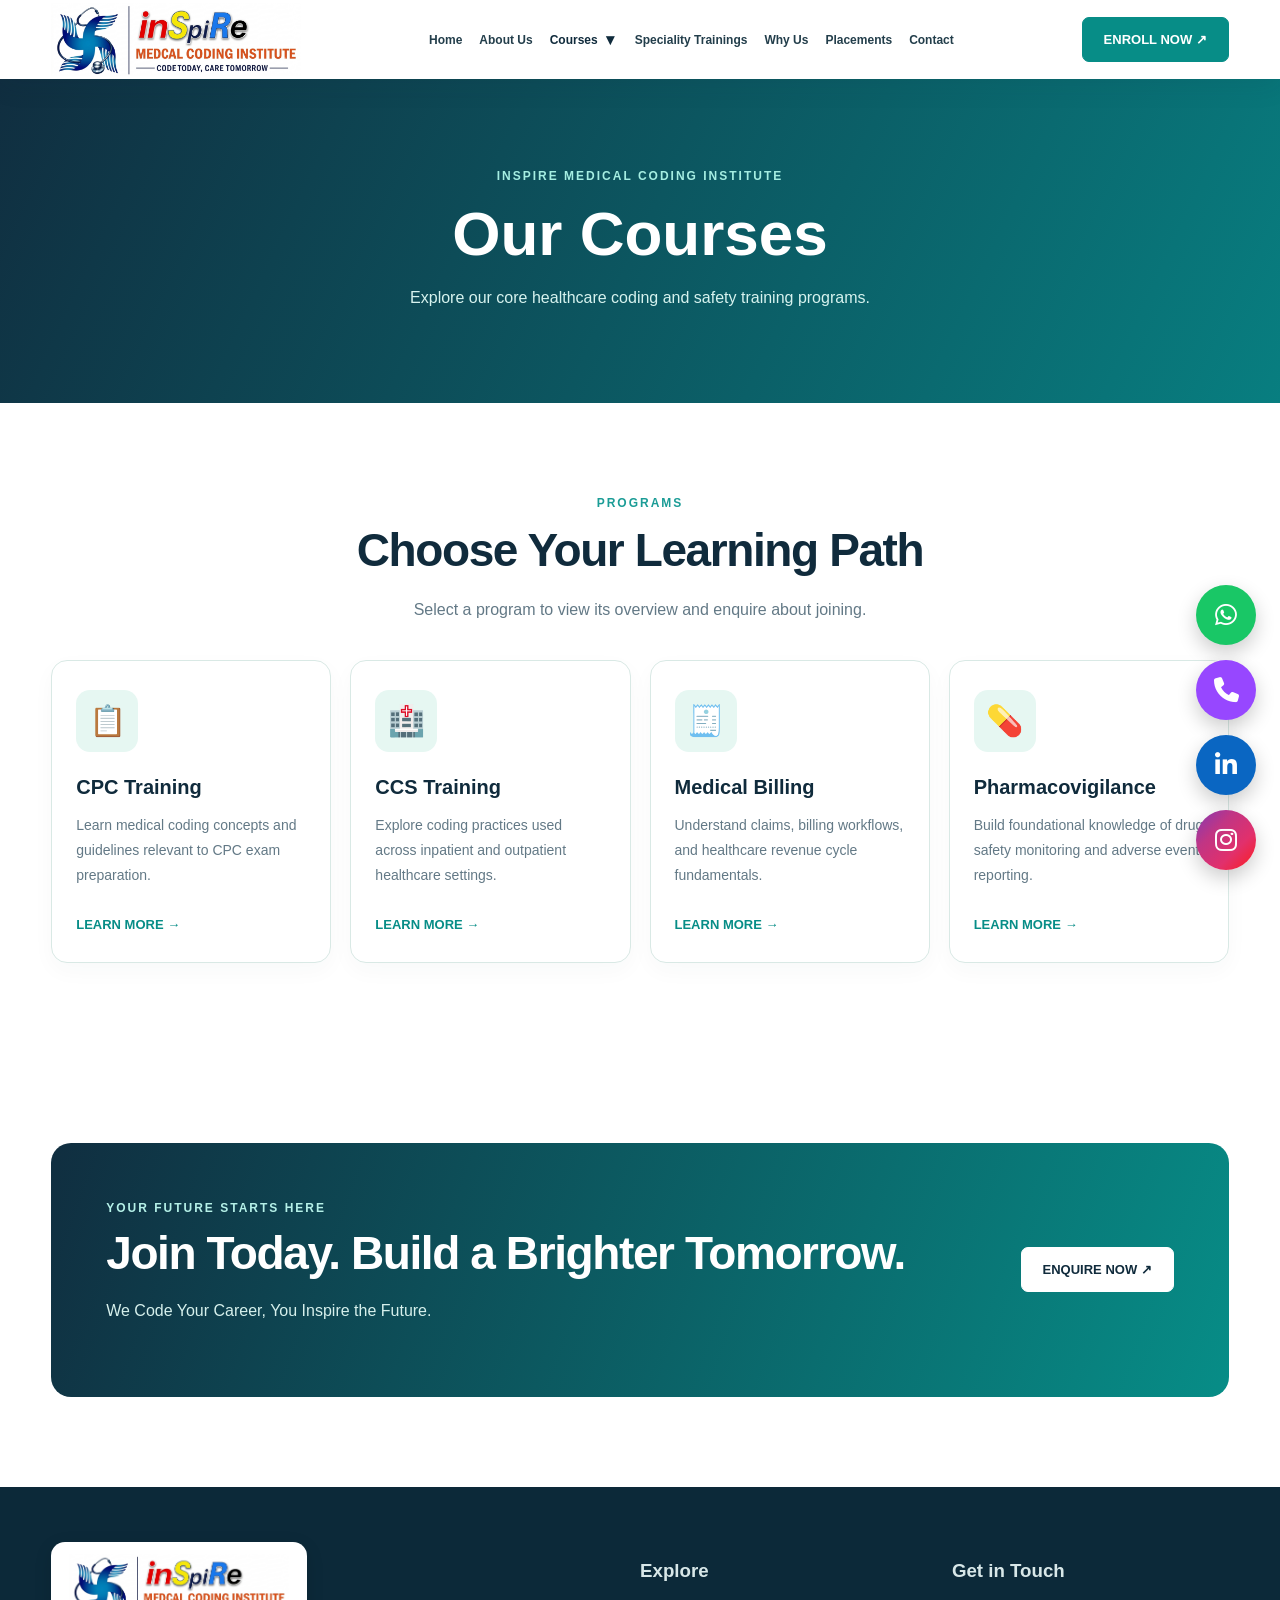
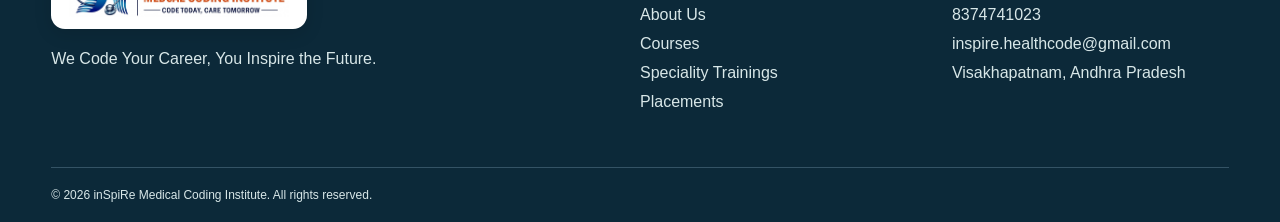
<file: courses.html>
<!doctype html><html lang="en"><head>
    <meta charset="utf-8">
    <meta name="viewport" content="width=device-width,initial-scale=1">
    <meta name="description" content="inSpiRe Medical Coding Institute, Visakhapatnam. CPC, CCS, medical billing, pharmacovigilance and speciality training.">
    <title>Courses | inSpiRe Medical Coding Institute</title>
    <link
    rel="stylesheet"
    href="https://cdnjs.cloudflare.com/ajax/libs/font-awesome/6.5.2/css/all.min.css"
>
    <link rel="stylesheet" href="css/style.css"></head><body>
    
    <header class="nav"><div class="wrap">

        <a class="logo" href="index.html" aria-label="inSpiRe Medical Coding Institute Home">
    <img src="assets/inspire-logo.png"
         alt="inSpiRe Medical Coding Institute - Code Today, Care Tomorrow">
</a>
       
        
        <nav class="links" id="navlinks"><a class="" href="index.html">Home</a><a class="" href="about.html">About Us</a>
        
       <!-- COURSES HOVER DROPDOWN -->

<div class="courses-dropdown">

    <div class="courses-trigger">
        <a href="courses.html">Courses</a>

        <button
            type="button"
            class="courses-arrow"
            aria-label="Toggle courses menu"
            aria-expanded="false"
            aria-controls="courses-menu">
            ▾
        </button>
    </div>

    <div class="courses-mega-menu" id="courses-menu">

        <div class="courses-menu-column">
            <h3>MEDICAL CODING</h3>

            <a href="courses/cpc.html">CPC Training</a>
            <a href="courses/ccs.html">CCS Training</a>
        </div>

        <div class="courses-menu-column">
            <h3>HEALTHCARE PROGRAMS</h3>

            <a href="courses/medical-billing.html">Medical Billing</a>
            <a href="courses/pharmacovigilance.html">Pharmacovigilance</a>
        </div>

        <div class="courses-menu-column">
            <h3>SPECIALITY TRAINING</h3>

            <a href="speciality.html">E/M Coding</a>
            <a href="speciality.html">EM &amp; ED</a>
            <a href="speciality.html">Surgery</a>
            <a href="speciality.html">IP-DRG</a>
        </div>

        <div class="courses-menu-column">
            <h3>ADVANCED CODING</h3>

            <a href="speciality.html">ICD-10-CM</a>
            <a href="speciality.html">HCC</a>
            <a href="speciality.html">HCPCS</a>
            <a href="courses.html">View All Courses →</a>
        </div>

    </div>

</div>
        
        <a class="" href="speciality.html">Speciality Trainings</a><a class="" href="why-us.html">Why Us</a><a class="" href="placements.html">Placements</a><a class="" href="contact.html">Contact</a></nav><a class="btn" href="contact.html">ENROLL NOW ↗</a><button class="menu" aria-label="Toggle menu" aria-controls="navlinks" aria-expanded="false">☰</button></div></header>
    
    <main><section class="page-banner"><div class="wrap"><span class="eyebrow" style="color:#a5eee2">inSpiRe Medical Coding Institute</span><h1>Our Courses</h1><p>Explore our core healthcare coding and safety training programs.</p></div></section><section class="section"><div class="wrap"><div class="center"><span class="eyebrow">Programs</span><h2>Choose Your Learning Path</h2><p class="lead">Select a program to view its overview and enquire about joining.</p></div><div class="grid"><article class="card"><div class="icon">📋</div><h3>CPC Training</h3><p>Learn medical coding concepts and guidelines relevant to CPC exam preparation.</p><a href="courses/cpc.html">LEARN MORE →</a></article><article class="card"><div class="icon">🏥</div><h3>CCS Training</h3><p>Explore coding practices used across inpatient and outpatient healthcare settings.</p><a href="courses/ccs.html">LEARN MORE →</a></article><article class="card"><div class="icon">🧾</div><h3>Medical Billing</h3><p>Understand claims, billing workflows, and healthcare revenue cycle fundamentals.</p><a href="courses/medical-billing.html">LEARN MORE →</a></article><article class="card"><div class="icon">💊</div><h3>Pharmacovigilance</h3><p>Build foundational knowledge of drug safety monitoring and adverse event reporting.</p><a href="courses/pharmacovigilance.html">LEARN MORE →</a></article></div></div></section><section class="section"><div class="wrap"><div class="cta"><div><span class="eyebrow" style="color:#b5f1e8">YOUR FUTURE STARTS HERE</span><h2>Join Today. Build a Brighter Tomorrow.</h2><p>We Code Your Career, You Inspire the Future.</p></div><a class="btn light" href="contact.html">ENQUIRE NOW ↗</a></div></div></section></main>
    
    <footer class="footer">
        
        <div class="wrap">
            <div class="footer-grid">
                <div>
                     <a class="logo footer-logo"
   href="index.html"
   aria-label="inSpiRe Home">
    <img src="assets/inspire-logo.png"
         alt="inSpiRe Medical Coding Institute">
</a>
                    <p>We Code Your Career, You Inspire the Future.</p></div><div><h3>Explore</h3><p><a href="about.html">About Us</a><br><a href="courses.html">Courses</a><br><a href="speciality.html">Speciality Trainings</a><br><a href="placements.html">Placements</a></p></div><div><h3>Get in Touch</h3><p><a href="tel:+918374741023">8374741023</a><br><a href="mailto:inspire.healthcode@gmail.com">inspire.healthcode@gmail.com</a><br>Visakhapatnam, Andhra Pradesh</p></div></div><div class="copyright">© 2026 inSpiRe Medical Coding Institute. All rights reserved.</div></div></footer>
    
    
<!-- ========================================
     FLOATING SOCIAL MEDIA ICONS
========================================= -->

<div class="floating-social">

    <!-- WHATSAPP -->
    <a
        href="https://wa.me/918374741023"
        class="social-icon whatsapp"
        target="_blank"
        rel="noopener noreferrer"
        aria-label="Chat on WhatsApp"
        title="WhatsApp"
    >
        <i class="fa-brands fa-whatsapp" aria-hidden="true"></i>
    </a>

    <!-- PHONE -->
    <a
        href="tel:+918374741023"
        class="social-icon phone"
        aria-label="Call inSpiRe"
        title="Call Us"
    >
        <i class="fa-solid fa-phone" aria-hidden="true"></i>
    </a>

    <!-- LINKEDIN -->
    <!-- Replace # with your official LinkedIn profile URL -->
    <a
        href="#"
        class="social-icon linkedin"
        aria-label="Visit our LinkedIn page"
        title="LinkedIn"
    >
        <i class="fa-brands fa-linkedin-in" aria-hidden="true"></i>
    </a>

    <!-- INSTAGRAM -->
    <!-- Replace # with your official Instagram profile URL -->
    <a
        href="#"
        class="social-icon instagram"
        aria-label="Visit our Instagram page"
        title="Instagram"
    >
        <i class="fa-brands fa-instagram" aria-hidden="true"></i>
    </a>

</div>    
    <script src="js/main.js"></script></body>
    
    </html>
</file>
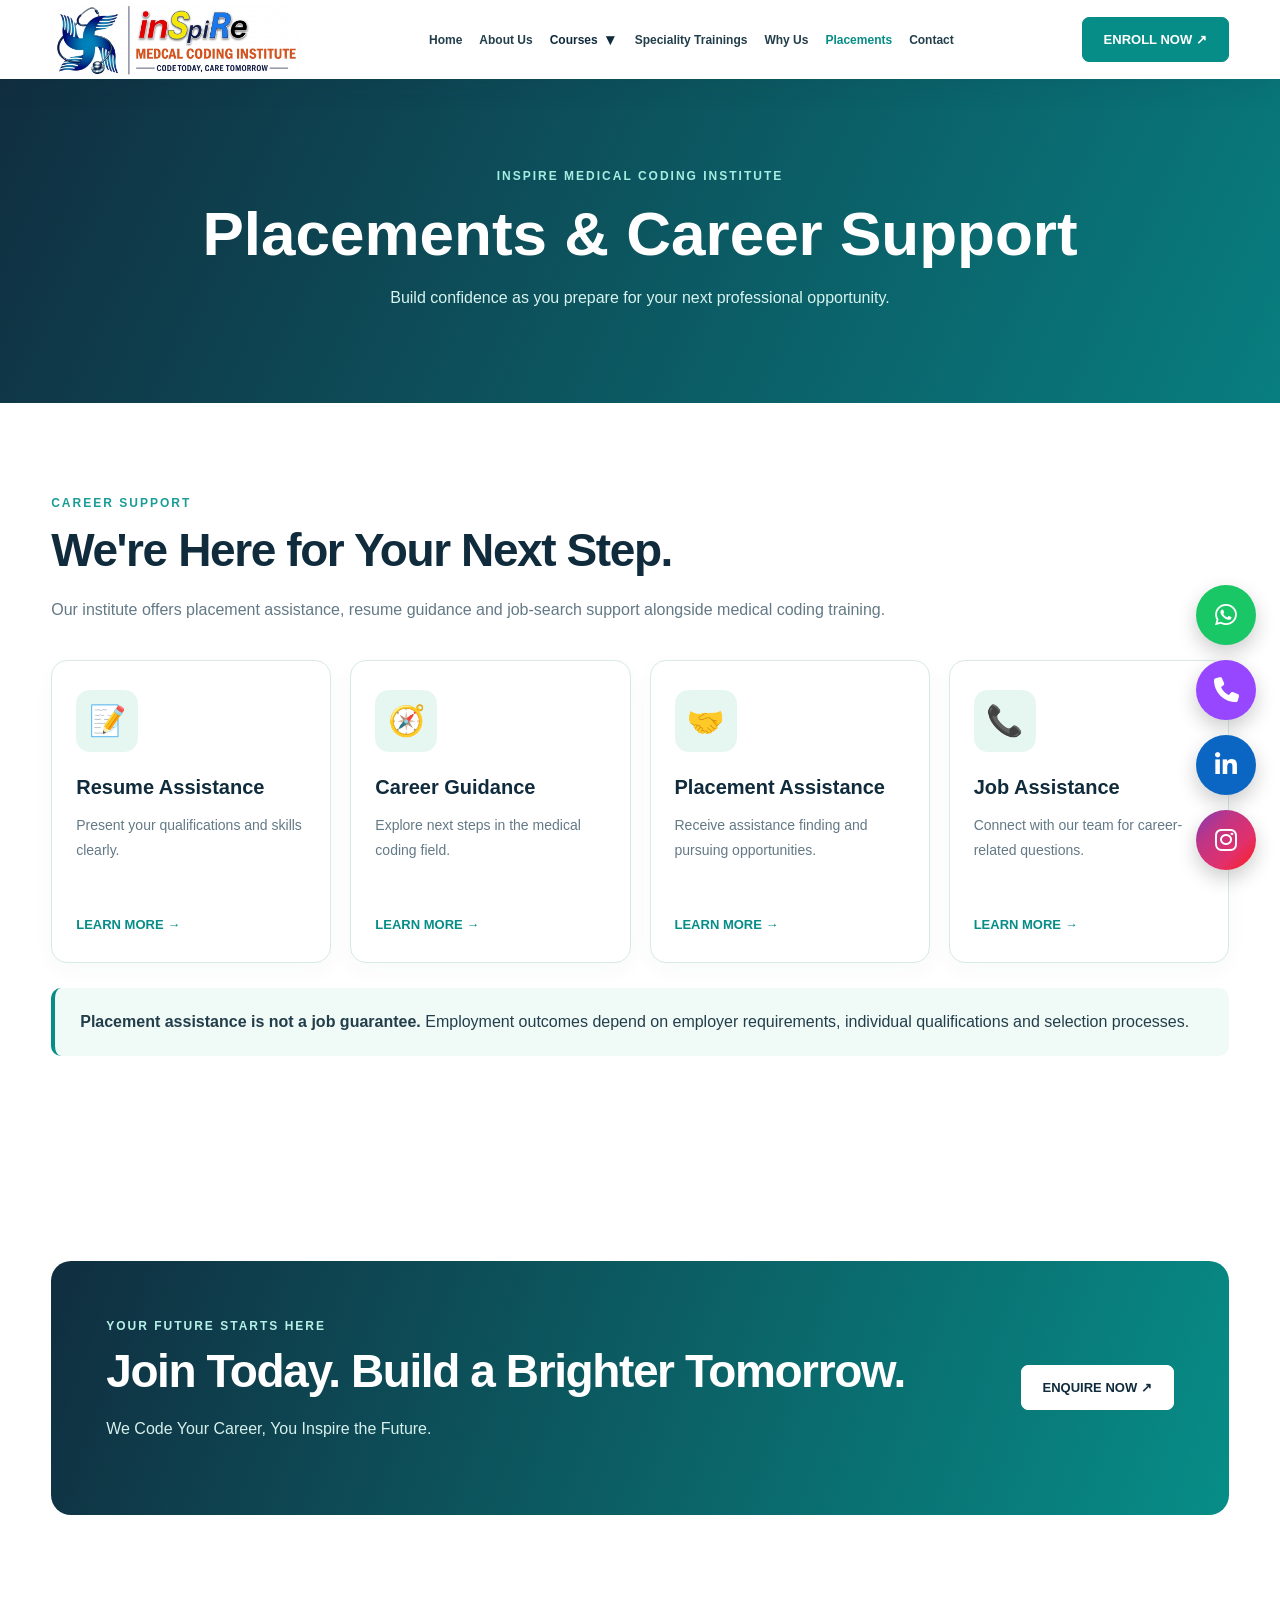
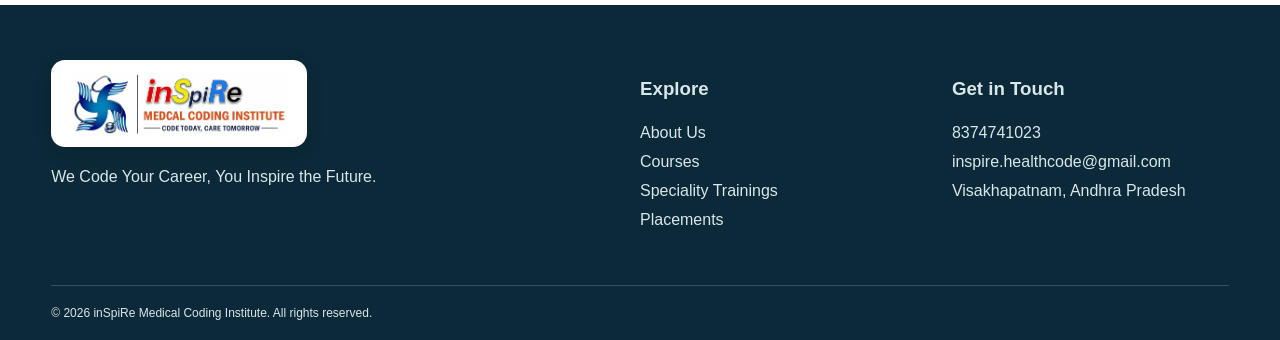
<file: placements.html>
<!doctype html><html lang="en"><head>
    <meta charset="utf-8">
    <meta name="viewport" content="width=device-width,initial-scale=1">
    <meta name="description" content="inSpiRe Medical Coding Institute, Visakhapatnam. CPC, CCS, medical billing, pharmacovigilance and speciality training.">
    <title>Placements | inSpiRe Medical Coding Institute</title>
    <link
    rel="stylesheet"
    href="https://cdnjs.cloudflare.com/ajax/libs/font-awesome/6.5.2/css/all.min.css"
>
    <link rel="stylesheet" href="css/style.css"></head><body>
    
    
    <header class="nav"><div class="wrap">
        
        
        <a class="logo" href="index.html" aria-label="inSpiRe Medical Coding Institute Home">
    <img src="assets/inspire-logo.png"
         alt="inSpiRe Medical Coding Institute - Code Today, Care Tomorrow">
</a>
        

<nav class="links" id="navlinks"><a class="" href="index.html">Home</a><a class="" href="about.html">About Us</a>
        <!-- COURSES HOVER DROPDOWN -->

<div class="courses-dropdown">

    <div class="courses-trigger">
        <a href="courses.html">Courses</a>

        <button
            type="button"
            class="courses-arrow"
            aria-label="Toggle courses menu"
            aria-expanded="false"
            aria-controls="courses-menu">
            ▾
        </button>
    </div>

    <div class="courses-mega-menu" id="courses-menu">

        <div class="courses-menu-column">
            <h3>MEDICAL CODING</h3>

            <a href="courses/cpc.html">CPC Training</a>
            <a href="courses/ccs.html">CCS Training</a>
        </div>

        <div class="courses-menu-column">
            <h3>HEALTHCARE PROGRAMS</h3>

            <a href="courses/medical-billing.html">Medical Billing</a>
            <a href="courses/pharmacovigilance.html">Pharmacovigilance</a>
        </div>

        <div class="courses-menu-column">
            <h3>SPECIALITY TRAINING</h3>

            <a href="speciality.html">E/M Coding</a>
            <a href="speciality.html">EM &amp; ED</a>
            <a href="speciality.html">Surgery</a>
            <a href="speciality.html">IP-DRG</a>
        </div>

        <div class="courses-menu-column">
            <h3>ADVANCED CODING</h3>

            <a href="speciality.html">ICD-10-CM</a>
            <a href="speciality.html">HCC</a>
            <a href="speciality.html">HCPCS</a>
            <a href="courses.html">View All Courses →</a>
        </div>

    </div>

</div>
        
        <a class="" href="speciality.html">Speciality Trainings</a><a class="" href="why-us.html">Why Us</a><a class="active" href="placements.html">Placements</a><a class="" href="contact.html">Contact</a></nav><a class="btn" href="contact.html">ENROLL NOW ↗</a><button class="menu" aria-label="Toggle menu" aria-controls="navlinks" aria-expanded="false">☰</button></div></header><main><section class="page-banner"><div class="wrap"><span class="eyebrow" style="color:#a5eee2">inSpiRe Medical Coding Institute</span><h1>Placements & Career Support</h1><p>Build confidence as you prepare for your next professional opportunity.</p></div></section><section class="section"><div class="wrap"><span class="eyebrow">Career Support</span><h2>We're Here for Your Next Step.</h2><p>Our institute offers placement assistance, resume guidance and job-search support alongside medical coding training.</p><div class="grid"><article class="card"><div class="icon">📝</div><h3>Resume Assistance</h3><p>Present your qualifications and skills clearly.</p><a href="contact.html">LEARN MORE →</a></article><article class="card"><div class="icon">🧭</div><h3>Career Guidance</h3><p>Explore next steps in the medical coding field.</p><a href="contact.html">LEARN MORE →</a></article><article class="card"><div class="icon">🤝</div><h3>Placement Assistance</h3><p>Receive assistance finding and pursuing opportunities.</p><a href="contact.html">LEARN MORE →</a></article><article class="card"><div class="icon">📞</div><h3>Job Assistance</h3><p>Connect with our team for career-related questions.</p><a href="contact.html">LEARN MORE →</a></article></div><div class="info-box"><strong>Placement assistance is not a job guarantee.</strong> Employment outcomes depend on employer requirements, individual qualifications and selection processes.</div></div></section><section class="section"><div class="wrap"><div class="cta"><div><span class="eyebrow" style="color:#b5f1e8">YOUR FUTURE STARTS HERE</span><h2>Join Today. Build a Brighter Tomorrow.</h2><p>We Code Your Career, You Inspire the Future.</p></div><a class="btn light" href="contact.html">ENQUIRE NOW ↗</a></div></div></section></main>
    <footer class="footer"><div class="wrap"><div class="footer-grid"><div>
        
        <a class="logo footer-logo" href="index.html" aria-label="inSpiRe Home">
    <img src="assets/inspire-logo.png"
         alt="inSpiRe Medical Coding Institute">
</a>
        
        <p>We Code Your Career, You Inspire the Future.</p></div><div><h3>Explore</h3><p><a href="about.html">About Us</a><br><a href="courses.html">Courses</a><br><a href="speciality.html">Speciality Trainings</a><br><a href="placements.html">Placements</a></p></div><div><h3>Get in Touch</h3><p><a href="tel:+918374741023">8374741023</a><br><a href="mailto:inspire.healthcode@gmail.com">inspire.healthcode@gmail.com</a><br>Visakhapatnam, Andhra Pradesh</p></div></div><div class="copyright">© 2026 inSpiRe Medical Coding Institute. All rights reserved.</div></div></footer>
    
<!-- ========================================
     FLOATING SOCIAL MEDIA ICONS
========================================= -->

<div class="floating-social">

    <!-- WHATSAPP -->
    <a
        href="https://wa.me/918374741023"
        class="social-icon whatsapp"
        target="_blank"
        rel="noopener noreferrer"
        aria-label="Chat on WhatsApp"
        title="WhatsApp"
    >
        <i class="fa-brands fa-whatsapp" aria-hidden="true"></i>
    </a>

    <!-- PHONE -->
    <a
        href="tel:+918374741023"
        class="social-icon phone"
        aria-label="Call inSpiRe"
        title="Call Us"
    >
        <i class="fa-solid fa-phone" aria-hidden="true"></i>
    </a>

    <!-- LINKEDIN -->
    <!-- Replace # with your official LinkedIn profile URL -->
    <a
        href="#"
        class="social-icon linkedin"
        aria-label="Visit our LinkedIn page"
        title="LinkedIn"
    >
        <i class="fa-brands fa-linkedin-in" aria-hidden="true"></i>
    </a>

    <!-- INSTAGRAM -->
    <!-- Replace # with your official Instagram profile URL -->
    <a
        href="#"
        class="social-icon instagram"
        aria-label="Visit our Instagram page"
        title="Instagram"
    >
        <i class="fa-brands fa-instagram" aria-hidden="true"></i>
    </a>

</div>
    <script src="js/main.js"></script></body></html>
</file>
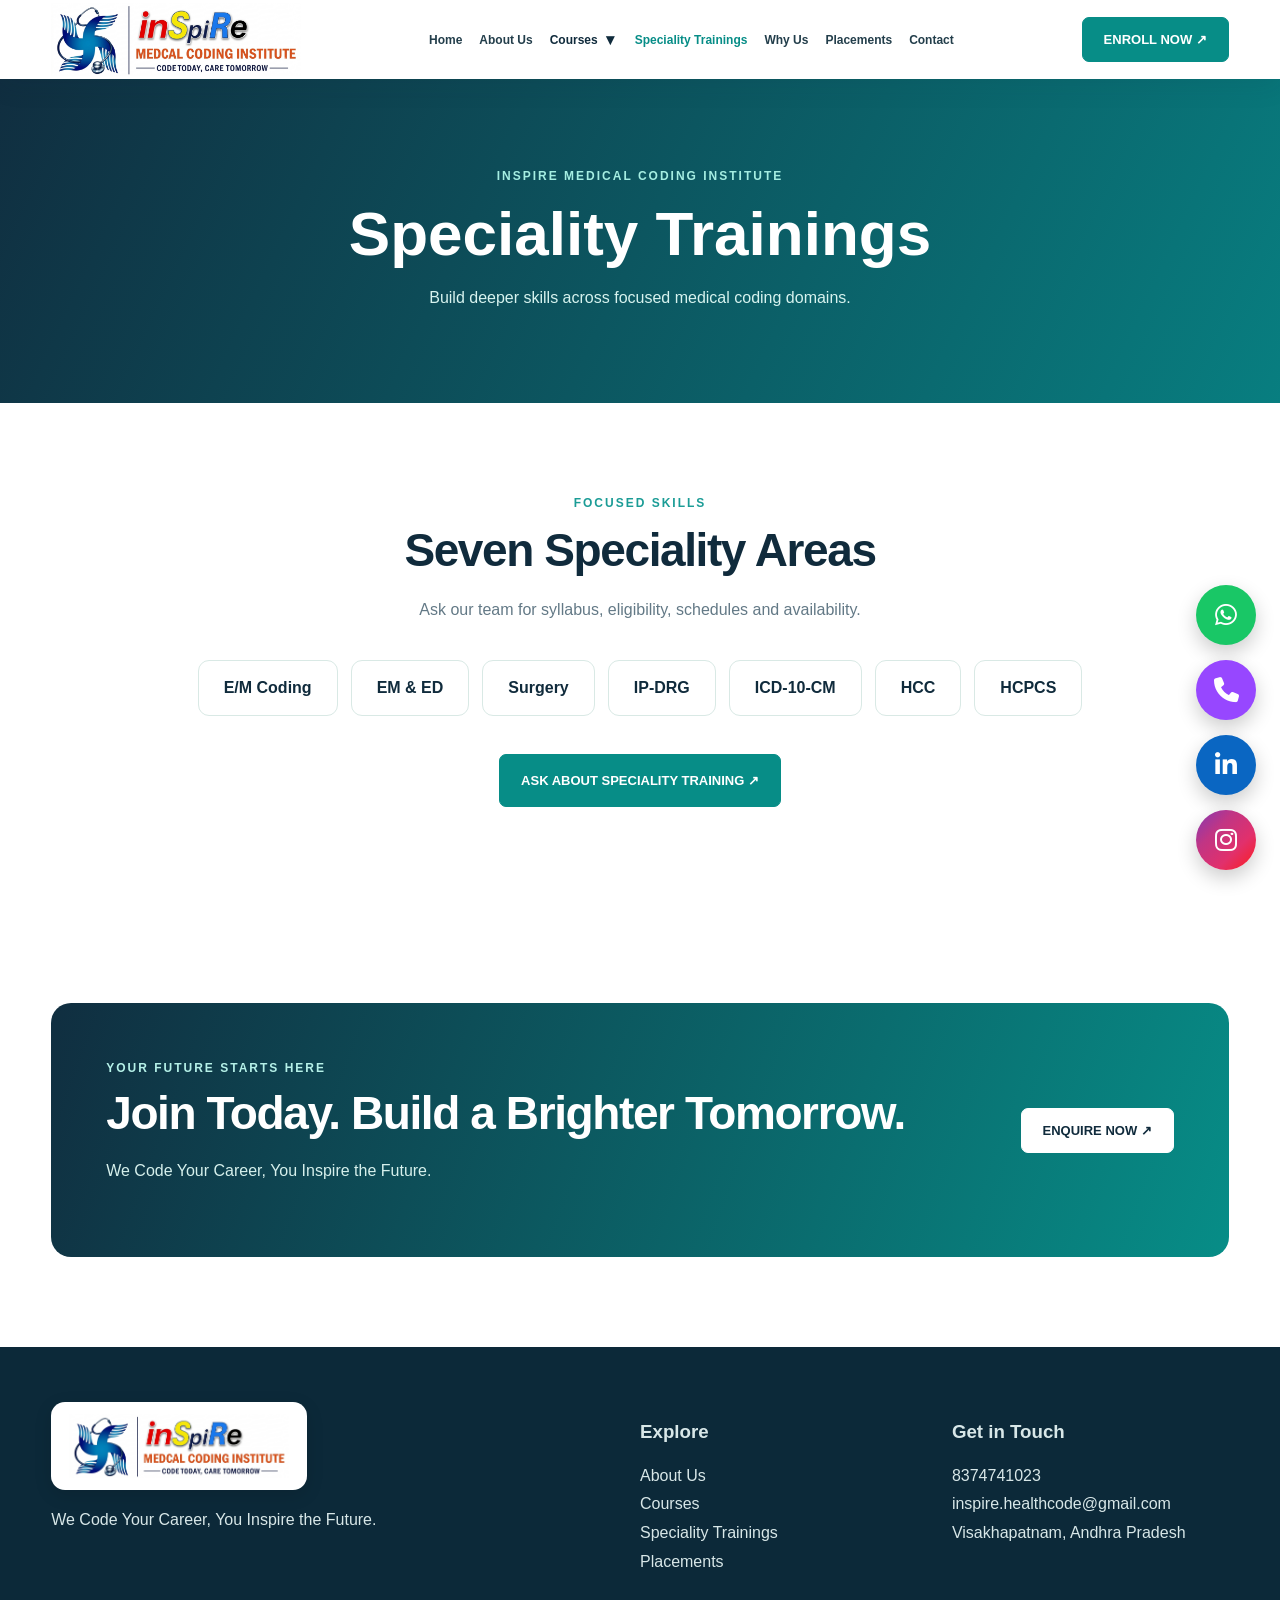
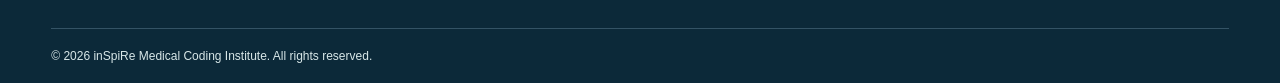
<file: speciality.html>
<!doctype html><html lang="en"><head>
    <meta charset="utf-8">
    <meta name="viewport" content="width=device-width,initial-scale=1">
    <meta name="description" content="inSpiRe Medical Coding Institute, Visakhapatnam. CPC, CCS, medical billing, pharmacovigilance and speciality training.">
    <title>Speciality Trainings | inSpiRe Medical Coding Institute</title>
    <link
    rel="stylesheet"
    href="https://cdnjs.cloudflare.com/ajax/libs/font-awesome/6.5.2/css/all.min.css"
>
    <link rel="stylesheet" href="css/style.css"></head><body>
    
    <header class="nav"><div class="wrap">
        
        
        <a class="logo" href="index.html" aria-label="inSpiRe Medical Coding Institute Home">
    <img src="assets/inspire-logo.png"
         alt="inSpiRe Medical Coding Institute - Code Today, Care Tomorrow">
</a>
       
        
        <nav class="links" id="navlinks"><a class="" href="index.html">Home</a><a class="" href="about.html">About Us</a>
        
        <!-- COURSES HOVER DROPDOWN -->

<div class="courses-dropdown">

    <div class="courses-trigger">
        <a href="courses.html">Courses</a>

        <button
            type="button"
            class="courses-arrow"
            aria-label="Toggle courses menu"
            aria-expanded="false"
            aria-controls="courses-menu">
            ▾
        </button>
    </div>

    <div class="courses-mega-menu" id="courses-menu">

        <div class="courses-menu-column">
            <h3>MEDICAL CODING</h3>

            <a href="courses/cpc.html">CPC Training</a>
            <a href="courses/ccs.html">CCS Training</a>
        </div>

        <div class="courses-menu-column">
            <h3>HEALTHCARE PROGRAMS</h3>

            <a href="courses/medical-billing.html">Medical Billing</a>
            <a href="courses/pharmacovigilance.html">Pharmacovigilance</a>
        </div>

        <div class="courses-menu-column">
            <h3>SPECIALITY TRAINING</h3>

            <a href="speciality.html">E/M Coding</a>
            <a href="speciality.html">EM &amp; ED</a>
            <a href="speciality.html">Surgery</a>
            <a href="speciality.html">IP-DRG</a>
        </div>

        <div class="courses-menu-column">
            <h3>ADVANCED CODING</h3>

            <a href="speciality.html">ICD-10-CM</a>
            <a href="speciality.html">HCC</a>
            <a href="speciality.html">HCPCS</a>
            <a href="courses.html">View All Courses →</a>
        </div>

    </div>

</div>
        
        <a class="active" href="speciality.html">Speciality Trainings</a><a class="" href="why-us.html">Why Us</a><a class="" href="placements.html">Placements</a><a class="" href="contact.html">Contact</a></nav><a class="btn" href="contact.html">ENROLL NOW ↗</a><button class="menu" aria-label="Toggle menu" aria-controls="navlinks" aria-expanded="false">☰</button></div></header><main><section class="page-banner"><div class="wrap"><span class="eyebrow" style="color:#a5eee2">inSpiRe Medical Coding Institute</span><h1>Speciality Trainings</h1><p>Build deeper skills across focused medical coding domains.</p></div></section><section class="section"><div class="wrap center"><span class="eyebrow">Focused Skills</span><h2>Seven Speciality Areas</h2><p class="lead">Ask our team for syllabus, eligibility, schedules and availability.</p><div class="chips"><span class="chip">E/M Coding</span><span class="chip">EM & ED</span><span class="chip">Surgery</span><span class="chip">IP-DRG</span><span class="chip">ICD-10-CM</span><span class="chip">HCC</span><span class="chip">HCPCS</span></div><p style="margin-top:38px"><a class="btn" href="contact.html">ASK ABOUT SPECIALITY TRAINING ↗</a></p></div></section><section class="section"><div class="wrap"><div class="cta"><div><span class="eyebrow" style="color:#b5f1e8">YOUR FUTURE STARTS HERE</span><h2>Join Today. Build a Brighter Tomorrow.</h2><p>We Code Your Career, You Inspire the Future.</p></div><a class="btn light" href="contact.html">ENQUIRE NOW ↗</a></div></div></section></main>
    <footer class="footer">
        
        <div class="wrap">
            <div class="footer-grid">
                <div>
                     <a class="logo footer-logo"
   href="index.html"
   aria-label="inSpiRe Home">
    <img src="assets/inspire-logo.png"
         alt="inSpiRe Medical Coding Institute">
</a>
                    <p>We Code Your Career, You Inspire the Future.</p></div><div><h3>Explore</h3><p><a href="about.html">About Us</a><br><a href="courses.html">Courses</a><br><a href="speciality.html">Speciality Trainings</a><br><a href="placements.html">Placements</a></p></div><div><h3>Get in Touch</h3><p><a href="tel:+918374741023">8374741023</a><br><a href="mailto:inspire.healthcode@gmail.com">inspire.healthcode@gmail.com</a><br>Visakhapatnam, Andhra Pradesh</p></div></div><div class="copyright">© 2026 inSpiRe Medical Coding Institute. All rights reserved.</div></div></footer>
<!-- ========================================
     FLOATING SOCIAL MEDIA ICONS
========================================= -->

<div class="floating-social">

    <!-- WHATSAPP -->
    <a
        href="https://wa.me/918374741023"
        class="social-icon whatsapp"
        target="_blank"
        rel="noopener noreferrer"
        aria-label="Chat on WhatsApp"
        title="WhatsApp"
    >
        <i class="fa-brands fa-whatsapp" aria-hidden="true"></i>
    </a>

    <!-- PHONE -->
    <a
        href="tel:+918374741023"
        class="social-icon phone"
        aria-label="Call inSpiRe"
        title="Call Us"
    >
        <i class="fa-solid fa-phone" aria-hidden="true"></i>
    </a>

    <!-- LINKEDIN -->
    <!-- Replace # with your official LinkedIn profile URL -->
    <a
        href="#"
        class="social-icon linkedin"
        aria-label="Visit our LinkedIn page"
        title="LinkedIn"
    >
        <i class="fa-brands fa-linkedin-in" aria-hidden="true"></i>
    </a>

    <!-- INSTAGRAM -->
    <!-- Replace # with your official Instagram profile URL -->
    <a
        href="#"
        class="social-icon instagram"
        aria-label="Visit our Instagram page"
        title="Instagram"
    >
        <i class="fa-brands fa-instagram" aria-hidden="true"></i>
    </a>

</div>    
    <script src="js/main.js"></script></body></html>
</file>
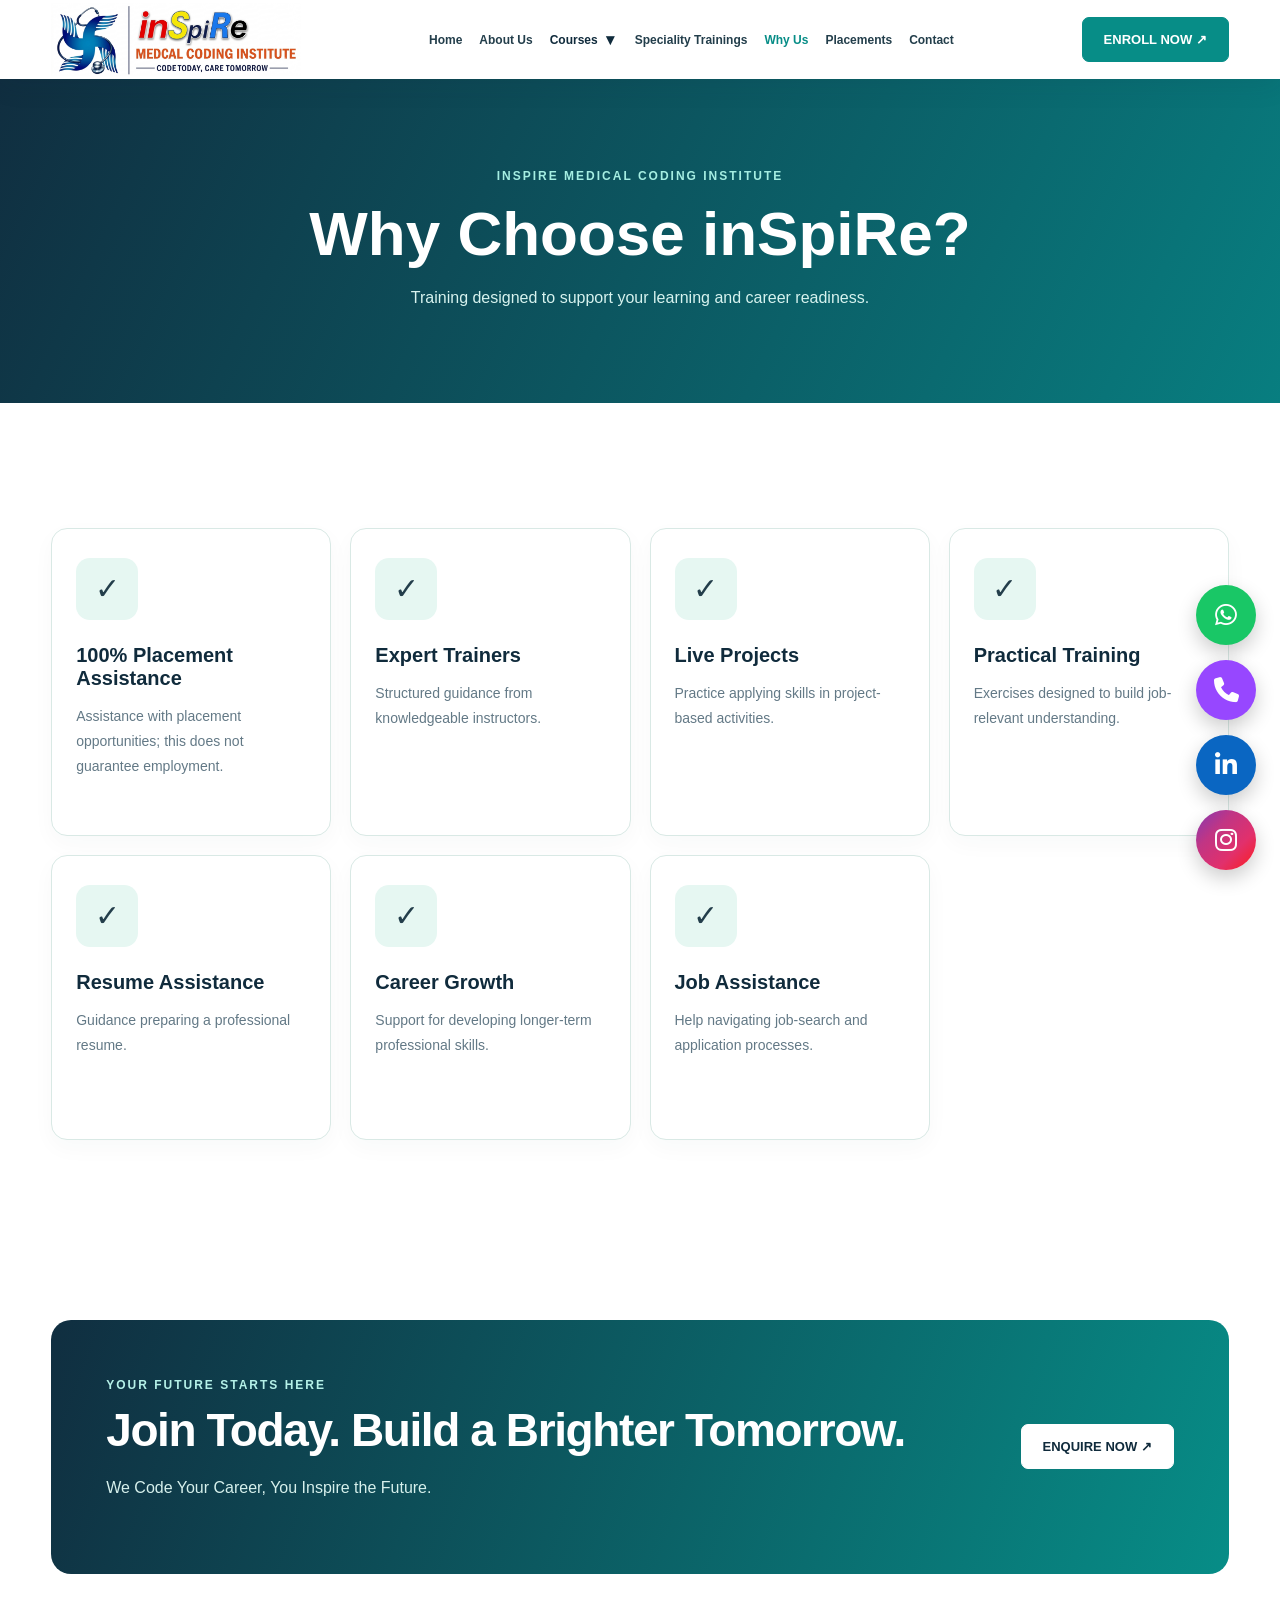
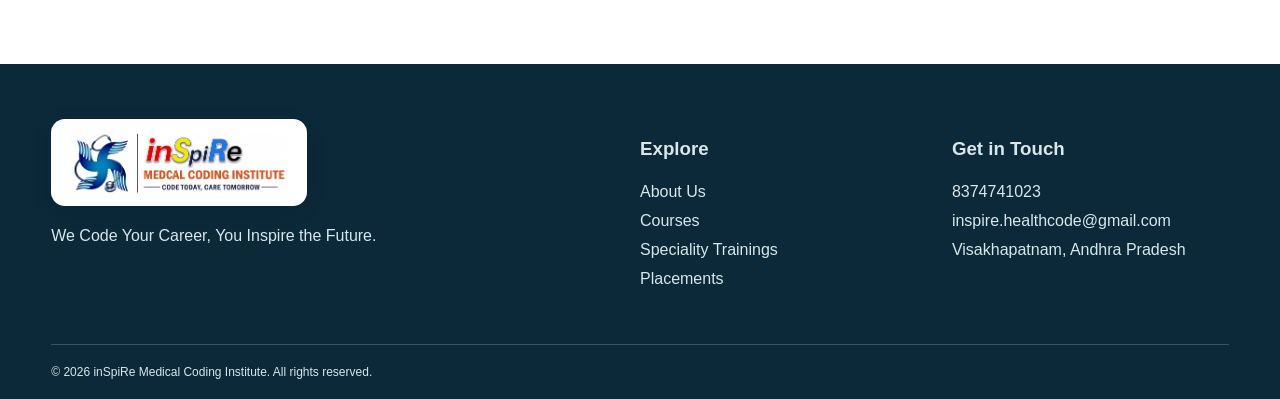
<file: why-us.html>
<!doctype html><html lang="en"><head>
    <meta charset="utf-8">
    <meta name="viewport" content="width=device-width,initial-scale=1">
    <meta name="description" content="inSpiRe Medical Coding Institute, Visakhapatnam. CPC, CCS, medical billing, pharmacovigilance and speciality training.">
    <title>Why Choose Us | inSpiRe Medical Coding Institute</title>
    <link
    rel="stylesheet"
    href="https://cdnjs.cloudflare.com/ajax/libs/font-awesome/6.5.2/css/all.min.css"
>
    <link rel="stylesheet" href="css/style.css"></head><body>
    
    <header class="nav"><div class="wrap">
        
        
        <a class="logo" href="index.html" aria-label="inSpiRe Medical Coding Institute Home">
    <img src="assets/inspire-logo.png"
         alt="inSpiRe Medical Coding Institute - Code Today, Care Tomorrow">
</a>
        

<nav class="links" id="navlinks"><a class="" href="index.html">Home</a><a class="" href="about.html">About Us</a>
        <!-- COURSES HOVER DROPDOWN -->

<div class="courses-dropdown">

    <div class="courses-trigger">
        <a href="courses.html">Courses</a>

        <button
            type="button"
            class="courses-arrow"
            aria-label="Toggle courses menu"
            aria-expanded="false"
            aria-controls="courses-menu">
            ▾
        </button>
    </div>

    <div class="courses-mega-menu" id="courses-menu">

        <div class="courses-menu-column">
            <h3>MEDICAL CODING</h3>

            <a href="courses/cpc.html">CPC Training</a>
            <a href="courses/ccs.html">CCS Training</a>
        </div>

        <div class="courses-menu-column">
            <h3>HEALTHCARE PROGRAMS</h3>

            <a href="courses/medical-billing.html">Medical Billing</a>
            <a href="courses/pharmacovigilance.html">Pharmacovigilance</a>
        </div>

        <div class="courses-menu-column">
            <h3>SPECIALITY TRAINING</h3>

            <a href="speciality.html">E/M Coding</a>
            <a href="speciality.html">EM &amp; ED</a>
            <a href="speciality.html">Surgery</a>
            <a href="speciality.html">IP-DRG</a>
        </div>

        <div class="courses-menu-column">
            <h3>ADVANCED CODING</h3>

            <a href="speciality.html">ICD-10-CM</a>
            <a href="speciality.html">HCC</a>
            <a href="speciality.html">HCPCS</a>
            <a href="courses.html">View All Courses →</a>
        </div>

    </div>

</div>
        
        <a class="" href="speciality.html">Speciality Trainings</a><a class="active" href="why-us.html">Why Us</a><a class="" href="placements.html">Placements</a><a class="" href="contact.html">Contact</a></nav><a class="btn" href="contact.html">ENROLL NOW ↗</a><button class="menu" aria-label="Toggle menu" aria-controls="navlinks" aria-expanded="false">☰</button></div></header><main><section class="page-banner"><div class="wrap"><span class="eyebrow" style="color:#a5eee2">inSpiRe Medical Coding Institute</span><h1>Why Choose inSpiRe?</h1><p>Training designed to support your learning and career readiness.</p></div></section>
            <section class="section"><div class="wrap"><div class="grid"><article class="card"><div class="icon">✓</div><h3>100% Placement Assistance</h3><p>Assistance with placement opportunities; this does not guarantee employment.</p></article><article class="card"><div class="icon">✓</div><h3>Expert Trainers</h3><p>Structured guidance from knowledgeable instructors.</p></article><article class="card"><div class="icon">✓</div><h3>Live Projects</h3><p>Practice applying skills in project-based activities.</p></article><article class="card"><div class="icon">✓</div><h3>Practical Training</h3><p>Exercises designed to build job-relevant understanding.</p></article><article class="card"><div class="icon">✓</div><h3>Resume Assistance</h3><p>Guidance preparing a professional resume.</p></article><article class="card"><div class="icon">✓</div><h3>Career Growth</h3><p>Support for developing longer-term professional skills.</p></article><article class="card"><div class="icon">✓</div><h3>Job Assistance</h3><p>Help navigating job-search and application processes.</p></article></div></div></section><section class="section"><div class="wrap"><div class="cta"><div><span class="eyebrow" style="color:#b5f1e8">YOUR FUTURE STARTS HERE</span><h2>Join Today. Build a Brighter Tomorrow.</h2>
                <p>We Code Your Career, You Inspire the Future.</p></div><a class="btn light" href="contact.html">ENQUIRE NOW ↗</a></div></div></section></main>
                
                
                <footer class="footer">
                    <div class="wrap">
                        <div class="footer-grid"><div>

                            <a class="logo footer-logo" href="index.html" aria-label="inSpiRe Home">
    <img src="assets/inspire-logo.png"
         alt="inSpiRe Medical Coding Institute">
</a>
                            
                            <p>We Code Your Career, You Inspire the Future.</p></div><div><h3>Explore</h3><p><a href="about.html">About Us</a><br><a href="courses.html">Courses</a>
        
        
        <br><a href="speciality.html">Speciality Trainings</a><br><a href="placements.html">Placements</a></p></div><div><h3>Get in Touch</h3><p><a href="tel:+918374741023">8374741023</a><br><a href="mailto:inspire.healthcode@gmail.com">inspire.healthcode@gmail.com</a><br>Visakhapatnam, Andhra Pradesh</p></div></div><div class="copyright">© 2026 inSpiRe Medical Coding Institute. All rights reserved.</div></div></footer>
        
<!-- ========================================
     FLOATING SOCIAL MEDIA ICONS
========================================= -->

<div class="floating-social">

    <!-- WHATSAPP -->
    <a
        href="https://wa.me/918374741023"
        class="social-icon whatsapp"
        target="_blank"
        rel="noopener noreferrer"
        aria-label="Chat on WhatsApp"
        title="WhatsApp"
    >
        <i class="fa-brands fa-whatsapp" aria-hidden="true"></i>
    </a>

    <!-- PHONE -->
    <a
        href="tel:+918374741023"
        class="social-icon phone"
        aria-label="Call inSpiRe"
        title="Call Us"
    >
        <i class="fa-solid fa-phone" aria-hidden="true"></i>
    </a>

    <!-- LINKEDIN -->
    <!-- Replace # with your official LinkedIn profile URL -->
    <a
        href="#"
        class="social-icon linkedin"
        aria-label="Visit our LinkedIn page"
        title="LinkedIn"
    >
        <i class="fa-brands fa-linkedin-in" aria-hidden="true"></i>
    </a>

    <!-- INSTAGRAM -->
    <!-- Replace # with your official Instagram profile URL -->
    <a
        href="#"
        class="social-icon instagram"
        aria-label="Visit our Instagram page"
        title="Instagram"
    >
        <i class="fa-brands fa-instagram" aria-hidden="true"></i>
    </a>

</div>        
        <script src="js/main.js"></script></body></html>
</file>
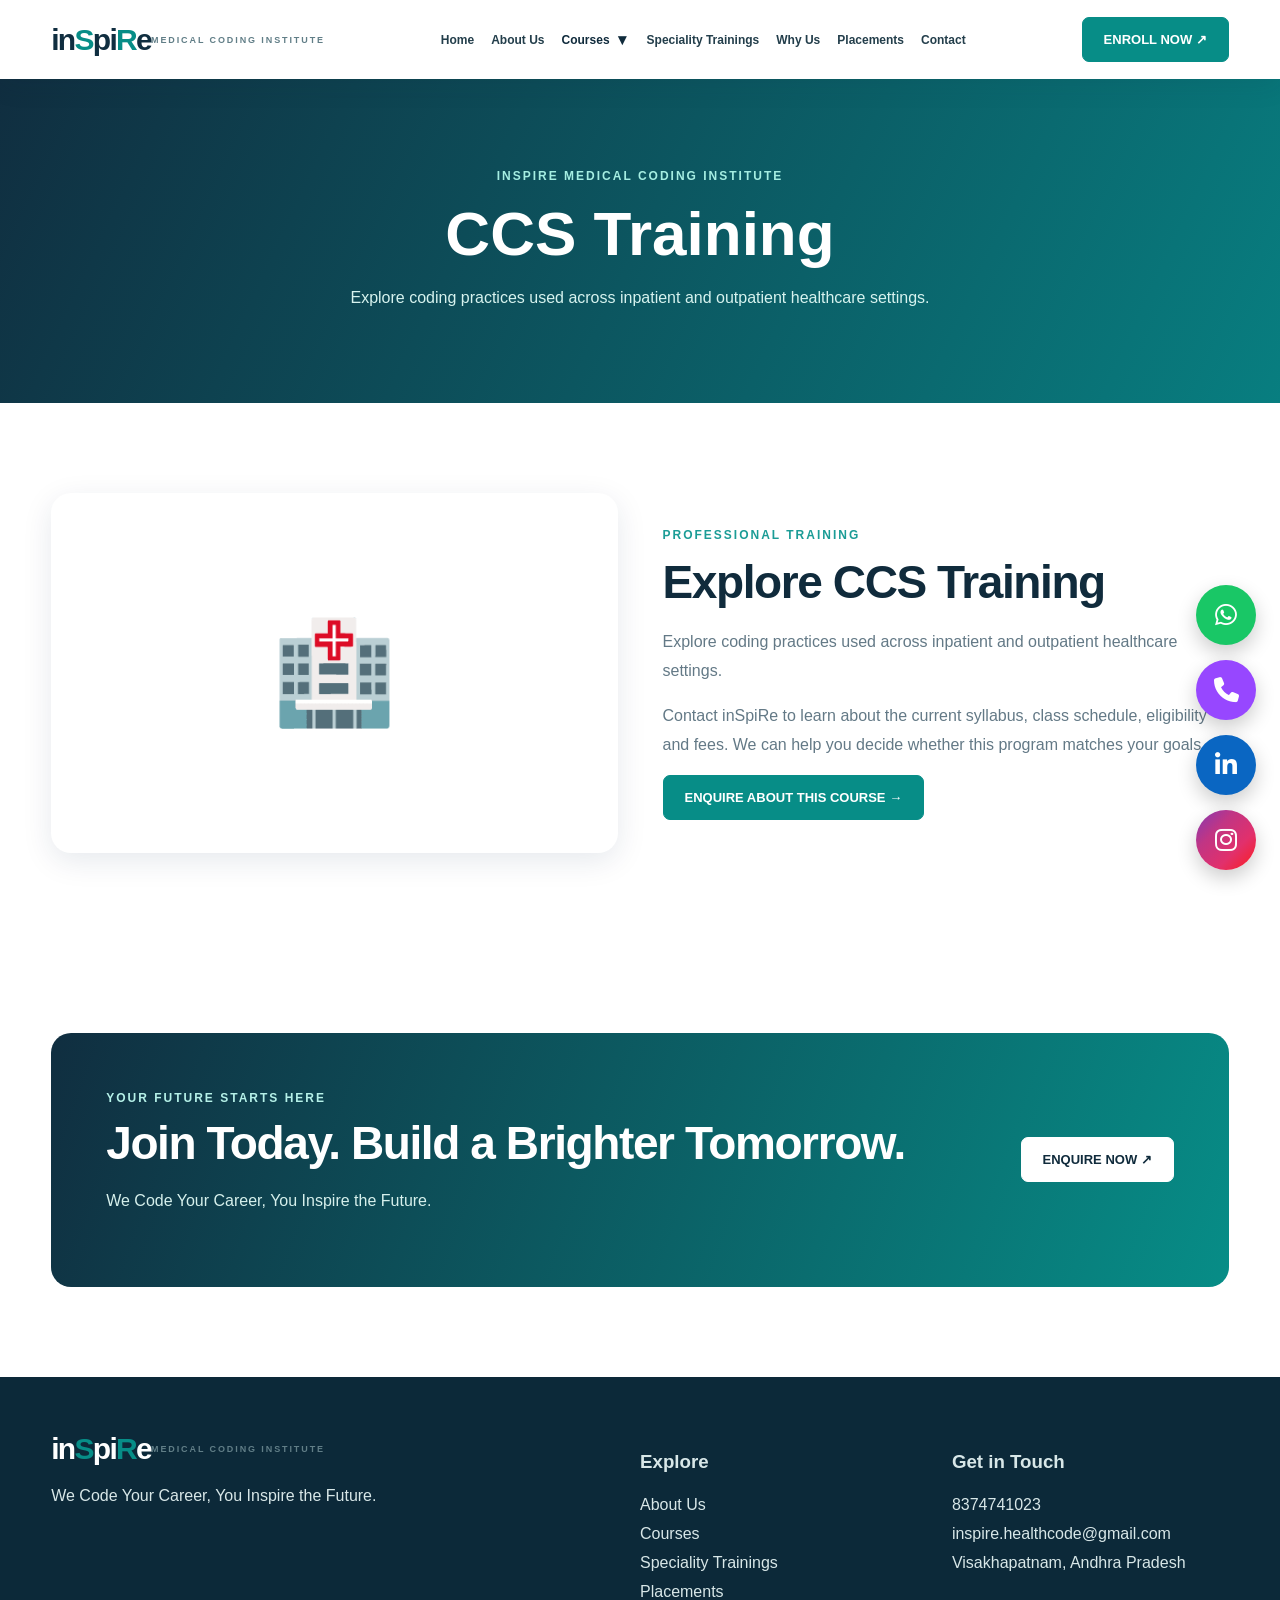
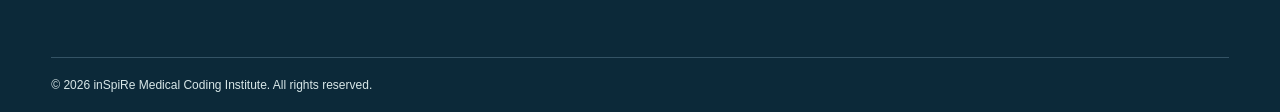
<file: courses/ccs.html>
<!doctype html>
<html lang="en">
    <head><meta charset="utf-8">
        <meta name="viewport" content="width=device-width,initial-scale=1">
        <meta name="description" content="inSpiRe Medical Coding Institute, Visakhapatnam. CPC, CCS, medical billing, pharmacovigilance and speciality training.">
        <title>CCS Training | inSpiRe Medical Coding Institute</title>
        <link rel="stylesheet" href="../css/style.css">
    <link
    rel="stylesheet"
    href="https://cdnjs.cloudflare.com/ajax/libs/font-awesome/6.5.2/css/all.min.css"
></head>
        
        <body>
            
            <header class="nav"><div class="wrap"><a class="logo" href="../index.html">in<span>S</span>pi<span>R</span>e<small>MEDICAL CODING INSTITUTE</small></a><nav class="links" id="navlinks">
                <a class="" href="../index.html">Home</a><a class="" href="../about.html">About Us</a>
                <!-- COURSES HOVER DROPDOWN -->

<div class="courses-dropdown">

    <div class="courses-trigger">
        <a href="courses.html">Courses</a>

        <button
            type="button"
            class="courses-arrow"
            aria-label="Toggle courses menu"
            aria-expanded="false"
            aria-controls="courses-menu">
            ▾
        </button>
    </div>

    <div class="courses-mega-menu" id="courses-menu">

        <div class="courses-menu-column">
            <h3>MEDICAL CODING</h3>

            <a href="courses/cpc.html">CPC Training</a>
            <a href="courses/ccs.html">CCS Training</a>
        </div>

        <div class="courses-menu-column">
            <h3>HEALTHCARE PROGRAMS</h3>

            <a href="courses/medical-billing.html">Medical Billing</a>
            <a href="courses/pharmacovigilance.html">Pharmacovigilance</a>
        </div>

        <div class="courses-menu-column">
            <h3>SPECIALITY TRAINING</h3>

            <a href="speciality.html">E/M Coding</a>
            <a href="speciality.html">EM &amp; ED</a>
            <a href="speciality.html">Surgery</a>
            <a href="speciality.html">IP-DRG</a>
        </div>

        <div class="courses-menu-column">
            <h3>ADVANCED CODING</h3>

            <a href="speciality.html">ICD-10-CM</a>
            <a href="speciality.html">HCC</a>
            <a href="speciality.html">HCPCS</a>
            <a href="courses.html">View All Courses →</a>
        </div>

    </div>

</div>
                <a class="" href="../speciality.html">Speciality Trainings</a><a class="" href="../why-us.html">Why Us</a><a class="" href="../placements.html">Placements</a><a class="" href="../contact.html">Contact</a></nav><a class="btn" href="../contact.html">ENROLL NOW ↗</a><button class="menu" aria-label="Toggle menu" aria-controls="navlinks" aria-expanded="false">☰</button></div></header>
            
            <main>
                <section class="page-banner" style="text-align:center">
                    <div class="wrap">
                        <span class="eyebrow" style="color:#a5eee2">inSpiRe Medical Coding Institute</span>
                        <h1>CCS Training</h1>
                        <p>Explore coding practices used across inpatient and outpatient healthcare settings.</p>
                    </div>
                </section>
                
                <section class="section"><div class="wrap split"><div class="art" aria-hidden="true">🏥</div><div><span class="eyebrow">Professional Training</span><h2>Explore CCS Training</h2><p>Explore coding practices used across inpatient and outpatient healthcare settings.</p><p>Contact inSpiRe to learn about the current syllabus, class schedule, eligibility and fees. We can help you decide whether this program matches your goals.</p><a class="btn" href="../contact.html">ENQUIRE ABOUT THIS COURSE →</a></div></div></section><section class="section"><div class="wrap"><div class="cta"><div><span class="eyebrow" style="color:#b5f1e8">YOUR FUTURE STARTS HERE</span><h2>Join Today. Build a Brighter Tomorrow.</h2><p>We Code Your Career, You Inspire the Future.</p></div><a class="btn light" href="../contact.html">ENQUIRE NOW ↗</a></div></div></section></main>
            <footer class="footer"><div class="wrap"><div class="footer-grid"><div><div class="logo">in<span>S</span>pi<span>R</span>e<small>MEDICAL CODING INSTITUTE</small></div><p>We Code Your Career, You Inspire the Future.</p></div><div><h3>Explore</h3><p><a href="../about.html">About Us</a><br><a href="../courses.html">Courses</a><br><a href="../speciality.html">Speciality Trainings</a><br><a href="../placements.html">Placements</a></p></div><div><h3>Get in Touch</h3><p><a href="tel:+918374741023">8374741023</a><br><a href="mailto:inspire.healthcode@gmail.com">inspire.healthcode@gmail.com</a><br>Visakhapatnam, Andhra Pradesh</p></div></div><div class="copyright">© 2026 inSpiRe Medical Coding Institute. All rights reserved.</div></div></footer>
            
<!-- ========================================
     FLOATING SOCIAL MEDIA ICONS
========================================= -->

<div class="floating-social">

    <!-- WHATSAPP -->
    <a
        href="https://wa.me/918374741023"
        class="social-icon whatsapp"
        target="_blank"
        rel="noopener noreferrer"
        aria-label="Chat on WhatsApp"
        title="WhatsApp"
    >
        <i class="fa-brands fa-whatsapp" aria-hidden="true"></i>
    </a>

    <!-- PHONE -->
    <a
        href="tel:+918374741023"
        class="social-icon phone"
        aria-label="Call inSpiRe"
        title="Call Us"
    >
        <i class="fa-solid fa-phone" aria-hidden="true"></i>
    </a>

    <!-- LINKEDIN -->
    <!-- Replace # with your official LinkedIn profile URL -->
    <a
        href="#"
        class="social-icon linkedin"
        aria-label="Visit our LinkedIn page"
        title="LinkedIn"
    >
        <i class="fa-brands fa-linkedin-in" aria-hidden="true"></i>
    </a>

    <!-- INSTAGRAM -->
    <!-- Replace # with your official Instagram profile URL -->
    <a
        href="#"
        class="social-icon instagram"
        aria-label="Visit our Instagram page"
        title="Instagram"
    >
        <i class="fa-brands fa-instagram" aria-hidden="true"></i>
    </a>

</div>           
 <script src="../js/main.js"></script></body>
</html>
</file>
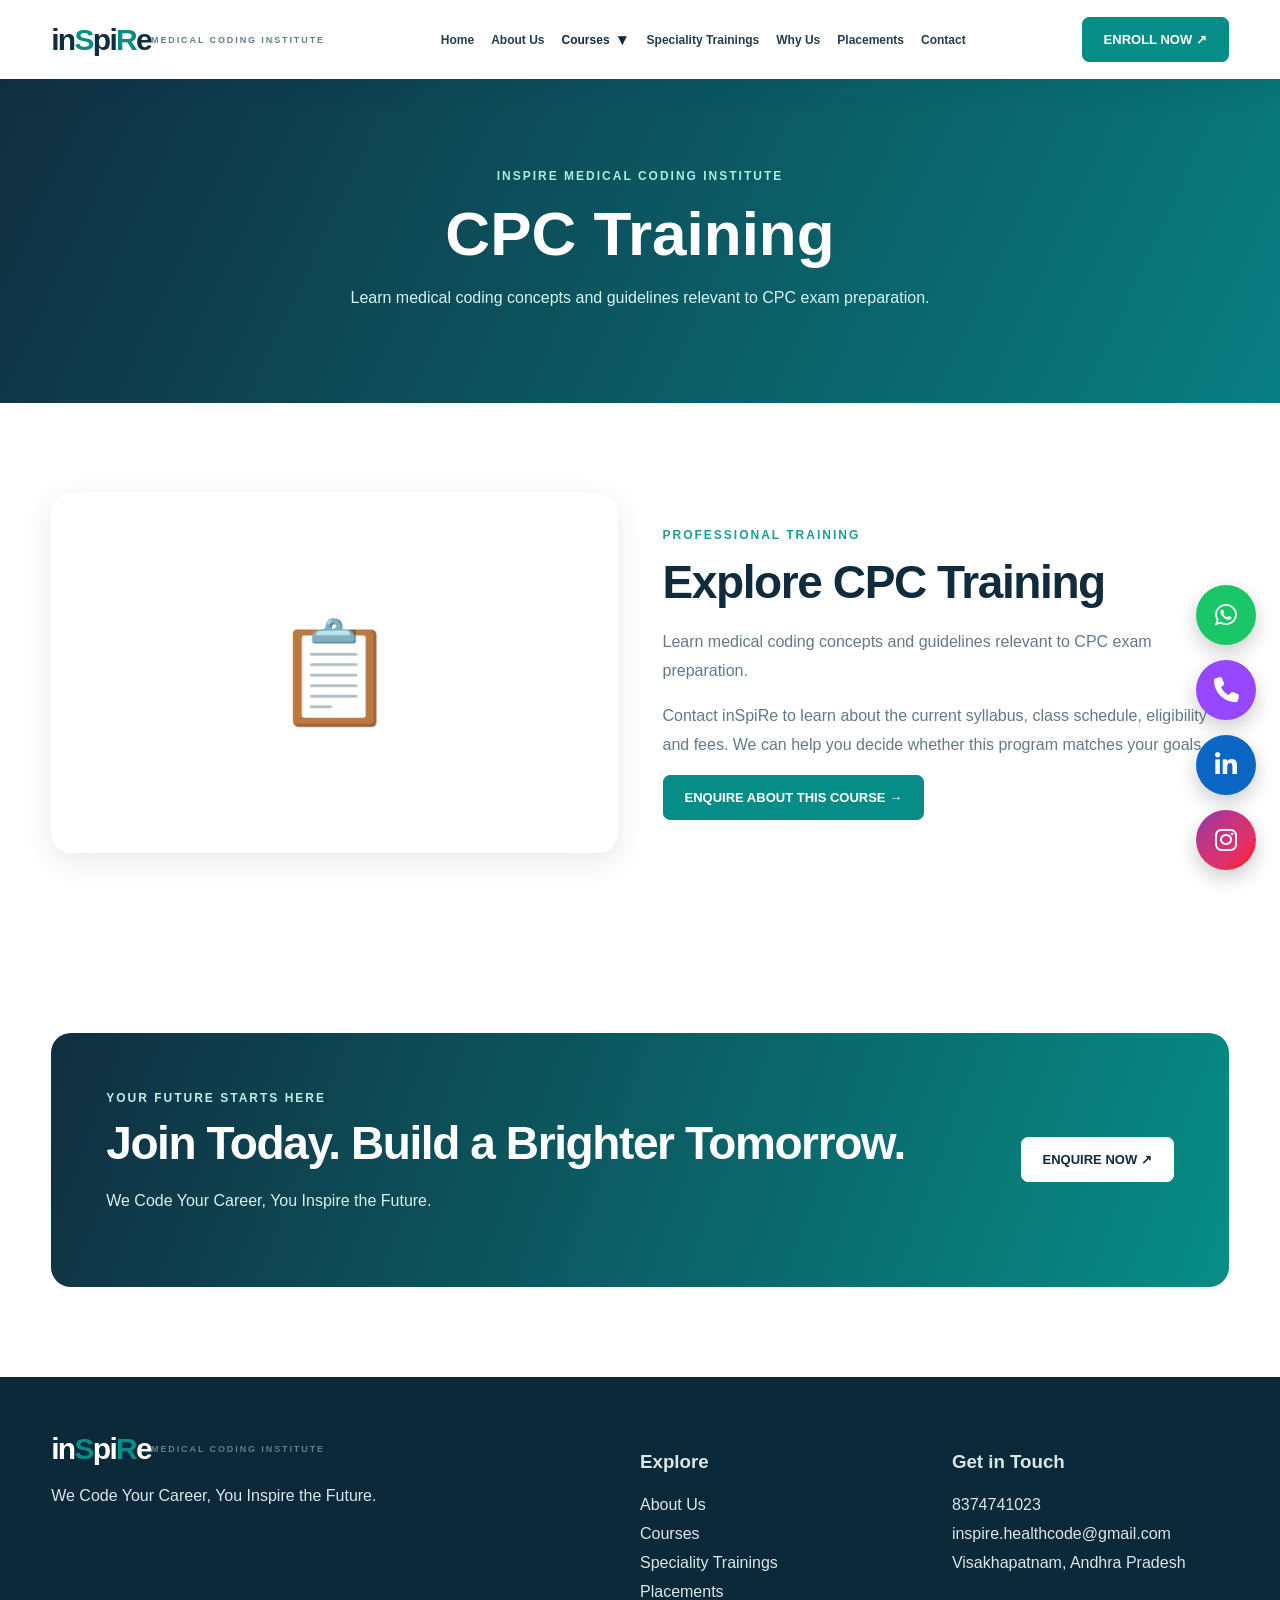
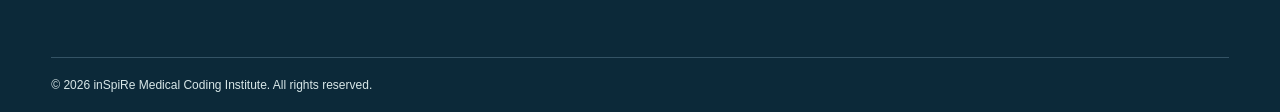
<file: courses/cpc.html>
<!doctype html><html lang="en">
    

<head><meta charset="utf-8">
    <meta name="viewport" content="width=device-width,initial-scale=1"><meta name="description" content="inSpiRe Medical Coding Institute, Visakhapatnam. CPC, CCS, medical billing, pharmacovigilance and speciality training."><title>CPC Training | inSpiRe Medical Coding Institute</title>
    <link
    rel="stylesheet"
    href="https://cdnjs.cloudflare.com/ajax/libs/font-awesome/6.5.2/css/all.min.css"
>
    <link rel="stylesheet" href="../css/style.css"></head><body>
    
    
    <header class="nav"><div class="wrap"><a class="logo" href="../index.html">in<span>S</span>pi<span>R</span>e<small>MEDICAL CODING INSTITUTE</small></a><nav class="links" id="navlinks"><a class="" href="../index.html">Home</a><a class="" href="../about.html">About Us</a>
        <!-- COURSES HOVER DROPDOWN -->

<div class="courses-dropdown">

    <div class="courses-trigger">
        <a href="courses.html">Courses</a>

        <button
            type="button"
            class="courses-arrow"
            aria-label="Toggle courses menu"
            aria-expanded="false"
            aria-controls="courses-menu">
            ▾
        </button>
    </div>

    <div class="courses-mega-menu" id="courses-menu">

        <div class="courses-menu-column">
            <h3>MEDICAL CODING</h3>

            <a href="courses/cpc.html">CPC Training</a>
            <a href="courses/ccs.html">CCS Training</a>
        </div>

        <div class="courses-menu-column">
            <h3>HEALTHCARE PROGRAMS</h3>

            <a href="courses/medical-billing.html">Medical Billing</a>
            <a href="courses/pharmacovigilance.html">Pharmacovigilance</a>
        </div>

        <div class="courses-menu-column">
            <h3>SPECIALITY TRAINING</h3>

            <a href="speciality.html">E/M Coding</a>
            <a href="speciality.html">EM &amp; ED</a>
            <a href="speciality.html">Surgery</a>
            <a href="speciality.html">IP-DRG</a>
        </div>

        <div class="courses-menu-column">
            <h3>ADVANCED CODING</h3>

            <a href="speciality.html">ICD-10-CM</a>
            <a href="speciality.html">HCC</a>
            <a href="speciality.html">HCPCS</a>
            <a href="courses.html">View All Courses →</a>
        </div>

    </div>

</div>
        
        <a class="" href="../speciality.html">Speciality Trainings</a><a class="" href="../why-us.html">Why Us</a><a class="" href="../placements.html">Placements</a><a class="" href="../contact.html">Contact</a></nav><a class="btn" href="../contact.html">ENROLL NOW ↗</a><button class="menu" aria-label="Toggle menu" aria-controls="navlinks" aria-expanded="false">☰</button></div></header><main><section class="page-banner"><div class="wrap"><span class="eyebrow" style="color:#a5eee2">inSpiRe Medical Coding Institute</span><h1>CPC Training</h1><p>Learn medical coding concepts and guidelines relevant to CPC exam preparation.</p></div></section><section class="section"><div class="wrap split"><div class="art" aria-hidden="true">📋</div><div><span class="eyebrow">Professional Training</span><h2>Explore CPC Training</h2><p>Learn medical coding concepts and guidelines relevant to CPC exam preparation.</p><p>Contact inSpiRe to learn about the current syllabus, class schedule, eligibility and fees. We can help you decide whether this program matches your goals.</p><a class="btn" href="../contact.html">ENQUIRE ABOUT THIS COURSE →</a></div></div></section><section class="section"><div class="wrap"><div class="cta"><div><span class="eyebrow" style="color:#b5f1e8">YOUR FUTURE STARTS HERE</span><h2>Join Today. Build a Brighter Tomorrow.</h2><p>We Code Your Career, You Inspire the Future.</p></div><a class="btn light" href="../contact.html">ENQUIRE NOW ↗</a></div></div></section></main>
    
    <footer class="footer"><div class="wrap"><div class="footer-grid"><div><div class="logo">in<span>S</span>pi<span>R</span>e<small>MEDICAL CODING INSTITUTE</small></div><p>We Code Your Career, You Inspire the Future.</p></div><div><h3>Explore</h3><p><a href="../about.html">About Us</a><br><a href="../courses.html">Courses</a><br><a href="../speciality.html">Speciality Trainings</a><br><a href="../placements.html">Placements</a></p></div><div><h3>Get in Touch</h3><p><a href="tel:+918374741023">8374741023</a><br><a href="mailto:inspire.healthcode@gmail.com">inspire.healthcode@gmail.com</a><br>Visakhapatnam, Andhra Pradesh</p></div></div><div class="copyright">© 2026 inSpiRe Medical Coding Institute. All rights reserved.</div></div></footer>
    
<!-- ========================================
     FLOATING SOCIAL MEDIA ICONS
========================================= -->

<div class="floating-social">

    <!-- WHATSAPP -->
    <a
        href="https://wa.me/918374741023"
        class="social-icon whatsapp"
        target="_blank"
        rel="noopener noreferrer"
        aria-label="Chat on WhatsApp"
        title="WhatsApp"
    >
        <i class="fa-brands fa-whatsapp" aria-hidden="true"></i>
    </a>

    <!-- PHONE -->
    <a
        href="tel:+918374741023"
        class="social-icon phone"
        aria-label="Call inSpiRe"
        title="Call Us"
    >
        <i class="fa-solid fa-phone" aria-hidden="true"></i>
    </a>

    <!-- LINKEDIN -->
    <!-- Replace # with your official LinkedIn profile URL -->
    <a
        href="#"
        class="social-icon linkedin"
        aria-label="Visit our LinkedIn page"
        title="LinkedIn"
    >
        <i class="fa-brands fa-linkedin-in" aria-hidden="true"></i>
    </a>

    <!-- INSTAGRAM -->
    <!-- Replace # with your official Instagram profile URL -->
    <a
        href="#"
        class="social-icon instagram"
        aria-label="Visit our Instagram page"
        title="Instagram"
    >
        <i class="fa-brands fa-instagram" aria-hidden="true"></i>
    </a>

</div>    
    <script src="../js/main.js"></script></body></html>
</file>
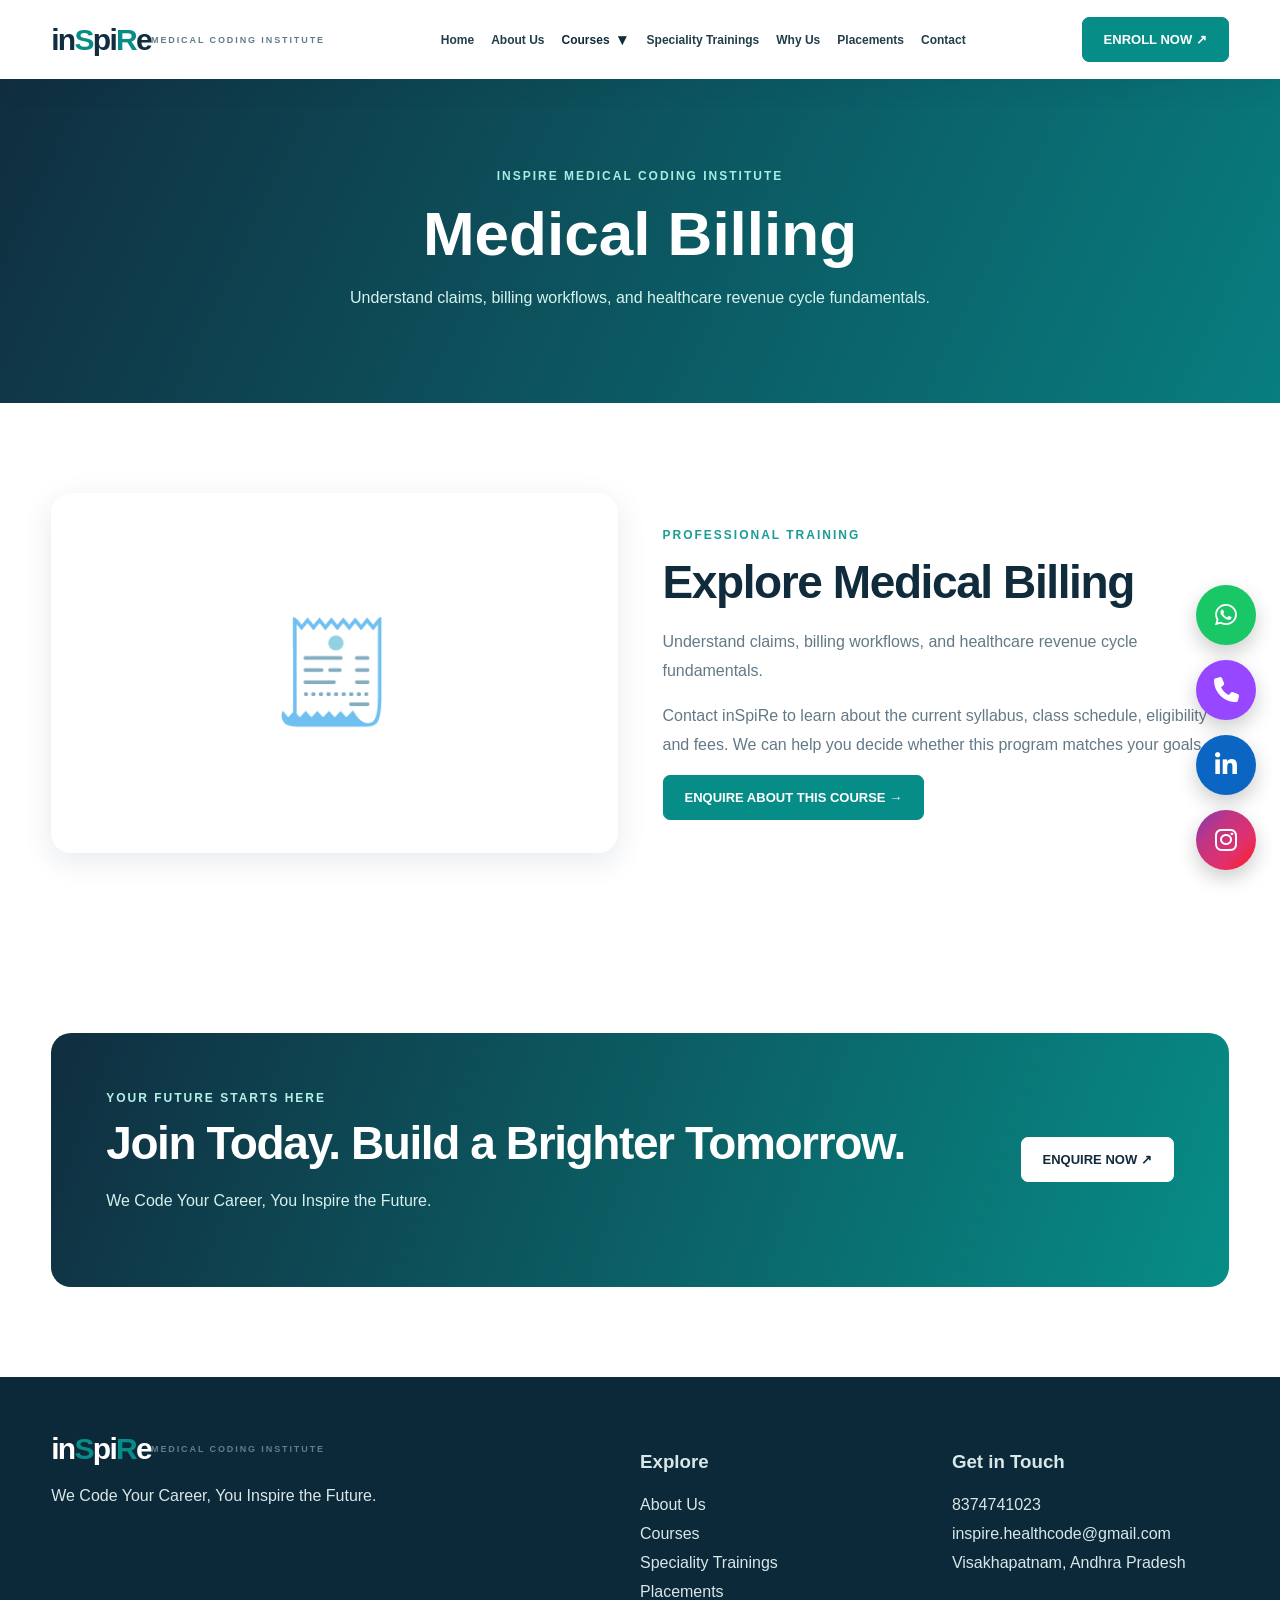
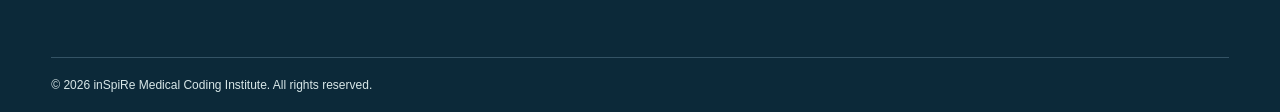
<file: courses/medical-billing.html>
<!doctype html><html lang="en"><head>
    <meta charset="utf-8">
    <meta name="viewport" content="width=device-width,initial-scale=1">
    <meta name="description" content="inSpiRe Medical Coding Institute, Visakhapatnam. CPC, CCS, medical billing, pharmacovigilance and speciality training.">
    <title>Medical Billing | inSpiRe Medical Coding Institute</title>
    <link
    rel="stylesheet"
    href="https://cdnjs.cloudflare.com/ajax/libs/font-awesome/6.5.2/css/all.min.css"
>
    <link rel="stylesheet" href="../css/style.css"></head><body>
    
    
    <header class="nav"><div class="wrap"><a class="logo" href="../index.html">in<span>S</span>pi<span>R</span>e<small>MEDICAL CODING INSTITUTE</small></a><nav class="links" id="navlinks"><a class="" href="../index.html">Home</a><a class="" href="../about.html">About Us</a>
        <!-- COURSES HOVER DROPDOWN -->

<div class="courses-dropdown">

    <div class="courses-trigger">
        <a href="courses.html">Courses</a>

        <button
            type="button"
            class="courses-arrow"
            aria-label="Toggle courses menu"
            aria-expanded="false"
            aria-controls="courses-menu">
            ▾
        </button>
    </div>

    <div class="courses-mega-menu" id="courses-menu">

        <div class="courses-menu-column">
            <h3>MEDICAL CODING</h3>

            <a href="courses/cpc.html">CPC Training</a>
            <a href="courses/ccs.html">CCS Training</a>
        </div>

        <div class="courses-menu-column">
            <h3>HEALTHCARE PROGRAMS</h3>

            <a href="courses/medical-billing.html">Medical Billing</a>
            <a href="courses/pharmacovigilance.html">Pharmacovigilance</a>
        </div>

        <div class="courses-menu-column">
            <h3>SPECIALITY TRAINING</h3>

            <a href="speciality.html">E/M Coding</a>
            <a href="speciality.html">EM &amp; ED</a>
            <a href="speciality.html">Surgery</a>
            <a href="speciality.html">IP-DRG</a>
        </div>

        <div class="courses-menu-column">
            <h3>ADVANCED CODING</h3>

            <a href="speciality.html">ICD-10-CM</a>
            <a href="speciality.html">HCC</a>
            <a href="speciality.html">HCPCS</a>
            <a href="courses.html">View All Courses →</a>
        </div>

    </div>

</div>
        
        <a class="" href="../speciality.html">Speciality Trainings</a><a class="" href="../why-us.html">Why Us</a><a class="" href="../placements.html">Placements</a><a class="" href="../contact.html">Contact</a></nav><a class="btn" href="../contact.html">ENROLL NOW ↗</a><button class="menu" aria-label="Toggle menu" aria-controls="navlinks" aria-expanded="false">☰</button></div></header><main><section class="page-banner"><div class="wrap"><span class="eyebrow" style="color:#a5eee2">inSpiRe Medical Coding Institute</span><h1>Medical Billing</h1><p>Understand claims, billing workflows, and healthcare revenue cycle fundamentals.</p></div></section><section class="section"><div class="wrap split"><div class="art" aria-hidden="true">🧾</div><div><span class="eyebrow">Professional Training</span><h2>Explore Medical Billing</h2><p>Understand claims, billing workflows, and healthcare revenue cycle fundamentals.</p><p>Contact inSpiRe to learn about the current syllabus, class schedule, eligibility and fees. We can help you decide whether this program matches your goals.</p><a class="btn" href="../contact.html">ENQUIRE ABOUT THIS COURSE →</a></div></div></section><section class="section"><div class="wrap"><div class="cta"><div><span class="eyebrow" style="color:#b5f1e8">YOUR FUTURE STARTS HERE</span><h2>Join Today. Build a Brighter Tomorrow.</h2><p>We Code Your Career, You Inspire the Future.</p></div><a class="btn light" href="../contact.html">ENQUIRE NOW ↗</a></div></div></section></main>
    
    
    <footer class="footer"><div class="wrap"><div class="footer-grid"><div><div class="logo">in<span>S</span>pi<span>R</span>e<small>MEDICAL CODING INSTITUTE</small></div><p>We Code Your Career, You Inspire the Future.</p></div><div><h3>Explore</h3><p><a href="../about.html">About Us</a><br><a href="../courses.html">Courses</a><br><a href="../speciality.html">Speciality Trainings</a><br><a href="../placements.html">Placements</a></p></div><div><h3>Get in Touch</h3><p><a href="tel:+918374741023">8374741023</a><br><a href="mailto:inspire.healthcode@gmail.com">inspire.healthcode@gmail.com</a><br>Visakhapatnam, Andhra Pradesh</p></div></div><div class="copyright">© 2026 inSpiRe Medical Coding Institute. All rights reserved.</div></div></footer>
    

<!-- ========================================
     FLOATING SOCIAL MEDIA ICONS
========================================= -->

<div class="floating-social">

    <!-- WHATSAPP -->
    <a
        href="https://wa.me/918374741023"
        class="social-icon whatsapp"
        target="_blank"
        rel="noopener noreferrer"
        aria-label="Chat on WhatsApp"
        title="WhatsApp"
    >
        <i class="fa-brands fa-whatsapp" aria-hidden="true"></i>
    </a>

    <!-- PHONE -->
    <a
        href="tel:+918374741023"
        class="social-icon phone"
        aria-label="Call inSpiRe"
        title="Call Us"
    >
        <i class="fa-solid fa-phone" aria-hidden="true"></i>
    </a>

    <!-- LINKEDIN -->
    <!-- Replace # with your official LinkedIn profile URL -->
    <a
        href="#"
        class="social-icon linkedin"
        aria-label="Visit our LinkedIn page"
        title="LinkedIn"
    >
        <i class="fa-brands fa-linkedin-in" aria-hidden="true"></i>
    </a>

    <!-- INSTAGRAM -->
    <!-- Replace # with your official Instagram profile URL -->
    <a
        href="#"
        class="social-icon instagram"
        aria-label="Visit our Instagram page"
        title="Instagram"
    >
        <i class="fa-brands fa-instagram" aria-hidden="true"></i>
    </a>

</div>
    <script src="../js/main.js"></script></body></html>
</file>
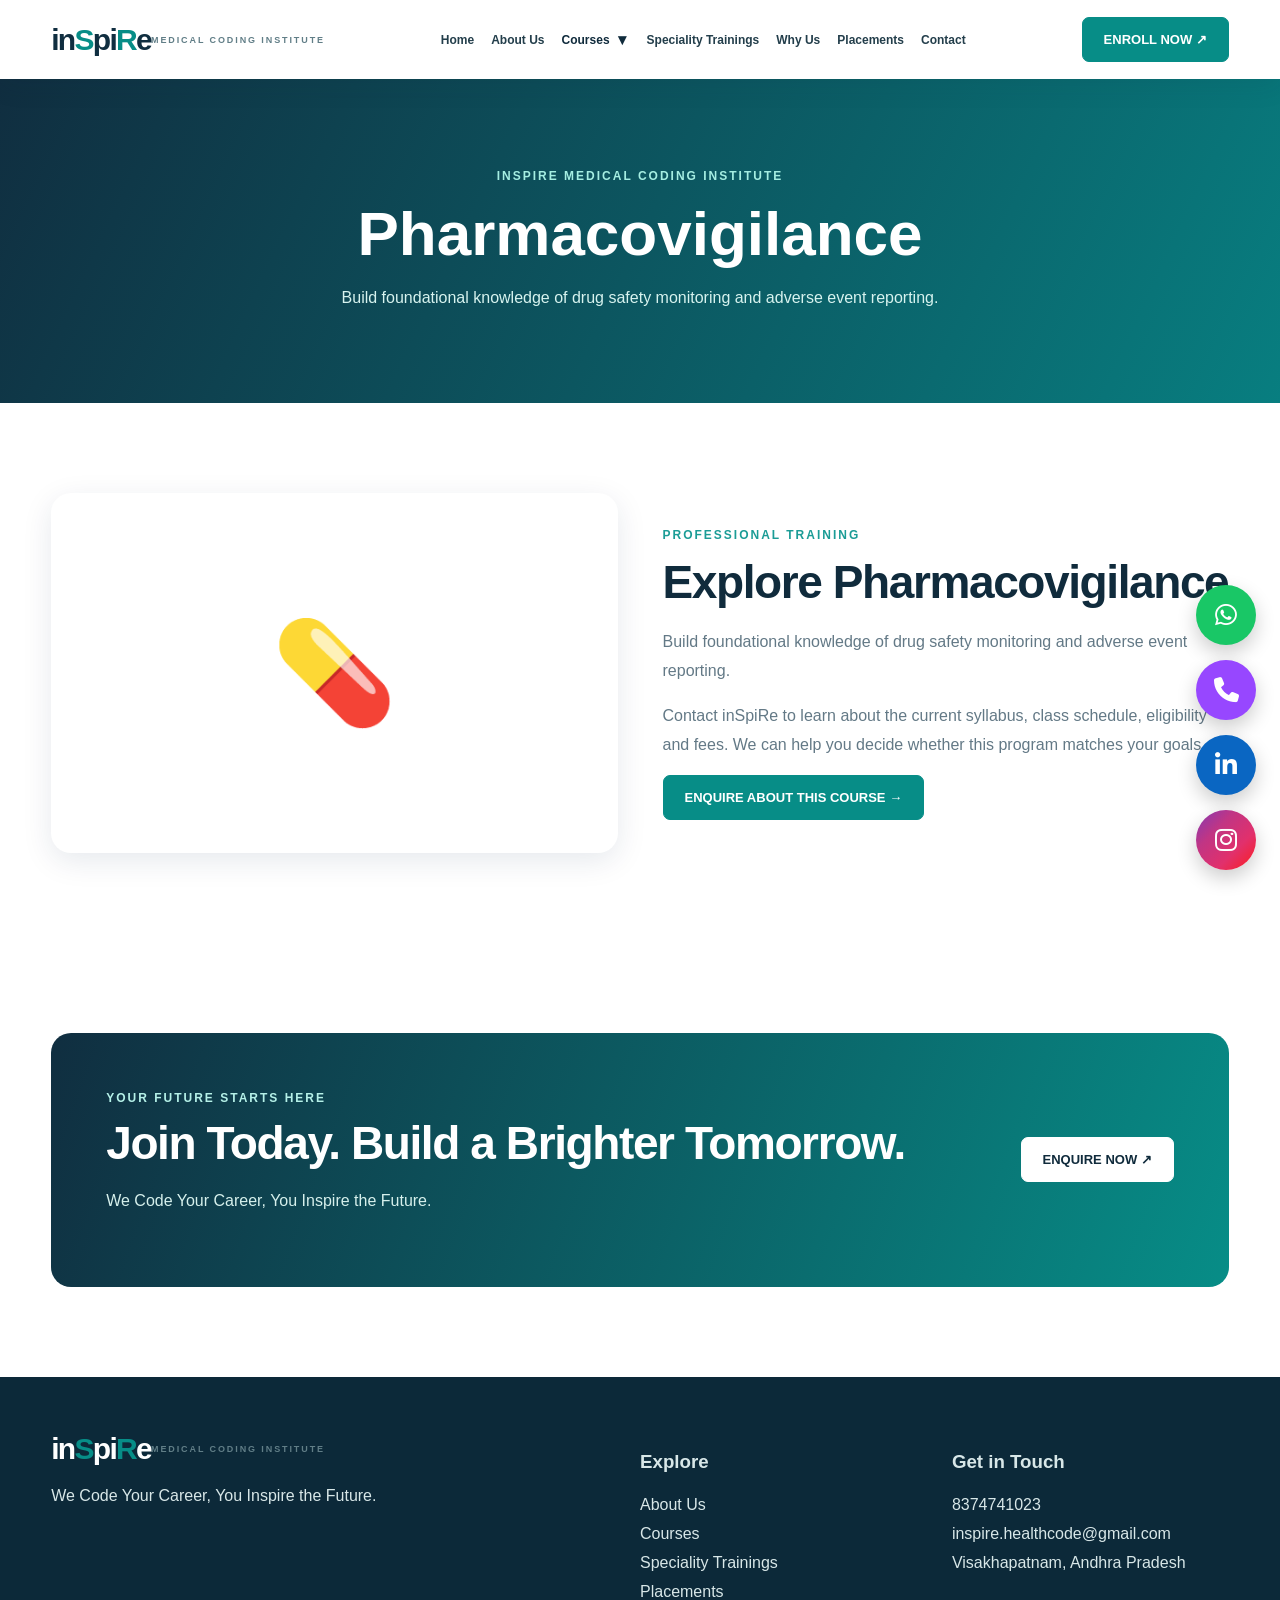
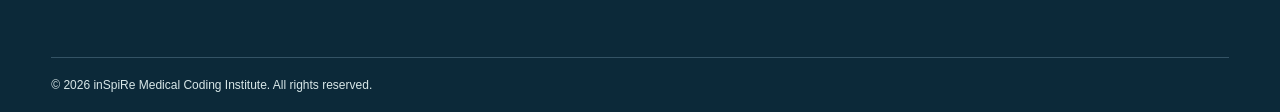
<file: courses/pharmacovigilance.html>
<!doctype html><html lang="en"><head>
    <meta charset="utf-8">
    <meta name="viewport" content="width=device-width,initial-scale=1">
    <meta name="description" content="inSpiRe Medical Coding Institute, Visakhapatnam. CPC, CCS, medical billing, pharmacovigilance and speciality training.">
    <title>Pharmacovigilance | inSpiRe Medical Coding Institute</title>
    <link
    rel="stylesheet"
    href="https://cdnjs.cloudflare.com/ajax/libs/font-awesome/6.5.2/css/all.min.css"
>
    <link rel="stylesheet" href="../css/style.css"></head><body>
    
    
    <header class="nav"><div class="wrap"><a class="logo" href="../index.html">in<span>S</span>pi<span>R</span>e<small>MEDICAL CODING INSTITUTE</small></a><nav class="links" id="navlinks"><a class="" href="../index.html">Home</a><a class="" href="../about.html">About Us</a>
        <!-- COURSES HOVER DROPDOWN -->

<div class="courses-dropdown">

    <div class="courses-trigger">
        <a href="courses.html">Courses</a>

        <button
            type="button"
            class="courses-arrow"
            aria-label="Toggle courses menu"
            aria-expanded="false"
            aria-controls="courses-menu">
            ▾
        </button>
    </div>

    <div class="courses-mega-menu" id="courses-menu">

        <div class="courses-menu-column">
            <h3>MEDICAL CODING</h3>

            <a href="courses/cpc.html">CPC Training</a>
            <a href="courses/ccs.html">CCS Training</a>
        </div>

        <div class="courses-menu-column">
            <h3>HEALTHCARE PROGRAMS</h3>

            <a href="courses/medical-billing.html">Medical Billing</a>
            <a href="courses/pharmacovigilance.html">Pharmacovigilance</a>
        </div>

        <div class="courses-menu-column">
            <h3>SPECIALITY TRAINING</h3>

            <a href="speciality.html">E/M Coding</a>
            <a href="speciality.html">EM &amp; ED</a>
            <a href="speciality.html">Surgery</a>
            <a href="speciality.html">IP-DRG</a>
        </div>

        <div class="courses-menu-column">
            <h3>ADVANCED CODING</h3>

            <a href="speciality.html">ICD-10-CM</a>
            <a href="speciality.html">HCC</a>
            <a href="speciality.html">HCPCS</a>
            <a href="courses.html">View All Courses →</a>
        </div>

    </div>

</div>
        
        <a class="" href="../speciality.html">Speciality Trainings</a><a class="" href="../why-us.html">Why Us</a><a class="" href="../placements.html">Placements</a><a class="" href="../contact.html">Contact</a></nav><a class="btn" href="../contact.html">ENROLL NOW ↗</a><button class="menu" aria-label="Toggle menu" aria-controls="navlinks" aria-expanded="false">☰</button></div></header><main><section class="page-banner"><div class="wrap"><span class="eyebrow" style="color:#a5eee2">inSpiRe Medical Coding Institute</span><h1>Pharmacovigilance</h1><p>Build foundational knowledge of drug safety monitoring and adverse event reporting.</p></div></section><section class="section"><div class="wrap split"><div class="art" aria-hidden="true">💊</div><div><span class="eyebrow">Professional Training</span><h2>Explore Pharmacovigilance</h2><p>Build foundational knowledge of drug safety monitoring and adverse event reporting.</p><p>Contact inSpiRe to learn about the current syllabus, class schedule, eligibility and fees. We can help you decide whether this program matches your goals.</p><a class="btn" href="../contact.html">ENQUIRE ABOUT THIS COURSE →</a></div></div></section><section class="section"><div class="wrap"><div class="cta"><div><span class="eyebrow" style="color:#b5f1e8">YOUR FUTURE STARTS HERE</span><h2>Join Today. Build a Brighter Tomorrow.</h2><p>We Code Your Career, You Inspire the Future.</p></div><a class="btn light" href="../contact.html">ENQUIRE NOW ↗</a></div></div></section></main>
    <footer class="footer">
        <div class="wrap"><div class="footer-grid"><div><div class="logo">in<span>S</span>pi<span>R</span>e<small>MEDICAL CODING INSTITUTE</small></div><p>We Code Your Career, You Inspire the Future.</p></div><div><h3>Explore</h3><p><a href="../about.html">About Us</a><br><a href="../courses.html">Courses</a><br><a href="../speciality.html">Speciality Trainings</a><br><a href="../placements.html">Placements</a></p></div><div><h3>Get in Touch</h3><p><a href="tel:+918374741023">8374741023</a><br><a href="mailto:inspire.healthcode@gmail.com">inspire.healthcode@gmail.com</a><br>Visakhapatnam, Andhra Pradesh</p></div></div><div class="copyright">© 2026 inSpiRe Medical Coding Institute. All rights reserved.</div></div></footer>
        
<!-- ========================================
     FLOATING SOCIAL MEDIA ICONS
========================================= -->

<div class="floating-social">

    <!-- WHATSAPP -->
    <a
        href="https://wa.me/918374741023"
        class="social-icon whatsapp"
        target="_blank"
        rel="noopener noreferrer"
        aria-label="Chat on WhatsApp"
        title="WhatsApp"
    >
        <i class="fa-brands fa-whatsapp" aria-hidden="true"></i>
    </a>

    <!-- PHONE -->
    <a
        href="tel:+918374741023"
        class="social-icon phone"
        aria-label="Call inSpiRe"
        title="Call Us"
    >
        <i class="fa-solid fa-phone" aria-hidden="true"></i>
    </a>

    <!-- LINKEDIN -->
    <!-- Replace # with your official LinkedIn profile URL -->
    <a
        href="#"
        class="social-icon linkedin"
        aria-label="Visit our LinkedIn page"
        title="LinkedIn"
    >
        <i class="fa-brands fa-linkedin-in" aria-hidden="true"></i>
    </a>

    <!-- INSTAGRAM -->
    <!-- Replace # with your official Instagram profile URL -->
    <a
        href="#"
        class="social-icon instagram"
        aria-label="Visit our Instagram page"
        title="Instagram"
    >
        <i class="fa-brands fa-instagram" aria-hidden="true"></i>
    </a>

</div>        
        <script src="../js/main.js"></script></body></html>
</file>
<file: css/style.css>
:root{--navy:#102b3c;--teal:#078d87;--ink:#233e4b;--muted:#637986;--soft:#ecf8f5;--border:#d9e9e5;font-family:Arial,Helvetica,sans-serif}*{box-sizing:border-box}html{scroll-behavior:smooth}body{margin:0;color:var(--ink);background:#fff}a{text-decoration:none;color:inherit}button,input,textarea,select{font:inherit}button{cursor:pointer}.wrap{width:min(1180px,92%);margin:auto}.top{background:#102e40;color:#d5eeeb;font-size:12px;padding:10px 0}.top .wrap{display:flex;justify-content:space-between;gap:12px;flex-wrap:wrap}.nav{position:sticky;top:0;z-index:100;background:#fff;box-shadow:0 8px 25px #092b3b13}.nav .wrap{display:flex;align-items:center;justify-content:space-between;gap:20px;min-height:79px}.logo{font-weight:900;font-size:30px;letter-spacing:-1.7px;color:#102e40;white-space:nowrap}.logo span{color:var(--teal)}.logo small{display:block;letter-spacing:1.9px;font-size:9px;color:#617e87}.links{display:flex;align-items:center;gap:17px;font-size:12px;font-weight:800}.links a:hover,.links a.active{color:var(--teal)}.btn{display:inline-flex;justify-content:center;align-items:center;gap:8px;background:var(--teal);border:1px solid var(--teal);border-radius:7px;padding:14px 21px;color:white;font-weight:800;font-size:13px;transition:.2s}.btn:hover{transform:translateY(-2px);background:#056c69}.btn.ghost{background:transparent;color:var(--teal);border-color:#8bcac4}.btn.light{background:white;color:var(--navy);border-color:white}.menu{display:none;background:none;border:0;font-size:27px;color:var(--navy)}.hero{position:relative;min-height:660px;display:flex;align-items:center;background:#102e40;color:white;overflow:hidden}.hero video{position:absolute;inset:0;width:100%;height:100%;object-fit:cover}.hero:before{content:'';position:absolute;inset:0;z-index:1;background:linear-gradient(90deg,rgba(5,28,40,.88),rgba(5,32,42,.63) 58%,rgba(5,32,42,.35))}.hero .wrap{position:relative;z-index:2;padding:110px 0}.hero h1{font-size:clamp(44px,6vw,77px);line-height:1.08;letter-spacing:-2.5px;max-width:800px;margin:18px 0}.hero h1 span{color:#8be6d9}.hero p{font-size:18px;line-height:1.7;max-width:650px;color:#e2f2f1}.eyebrow{font-size:12px;font-weight:900;letter-spacing:2px;text-transform:uppercase;color:#1b9c96}.hero .eyebrow{color:#b0f3e8}.actions{display:flex;gap:13px;flex-wrap:wrap;margin-top:30px}.page-banner{background:linear-gradient(115deg,#102e40,#087e80);color:white;padding:90px 0}.page-banner h1{font-size:clamp(37px,5vw,62px);margin:12px 0}.page-banner p{color:#d7f3ef;line-height:1.8;max-width:720px}.section{padding:90px 0}.section.soft{background:var(--soft)}.section h2{font-size:clamp(30px,4vw,46px);line-height:1.2;letter-spacing:-1.4px;color:var(--navy);margin:12px 0 18px}.section p{line-height:1.8;color:var(--muted)}.center{text-align:center}.lead{max-width:700px;margin:0 auto 35px}.grid{display:grid;grid-template-columns:repeat(4,1fr);gap:19px;margin-top:35px}.card{background:#fff;border:1px solid var(--border);border-radius:16px;padding:29px 24px;box-shadow:0 8px 22px #10384908;transition:transform .2s,box-shadow .2s}.card:hover{transform:translateY(-6px);box-shadow:0 16px 38px #10384917}.card .icon{font-size:30px;background:#e6f7f2;border-radius:14px;width:62px;height:62px;display:grid;place-items:center}.card h3{color:var(--navy);font-size:20px;margin:24px 0 9px}.card p{font-size:14px;min-height:88px}.card a{font-size:13px;font-weight:900;color:var(--teal)}.chips{display:flex;flex-wrap:wrap;gap:13px;justify-content:center;margin-top:35px}.chip{padding:18px 25px;background:white;border:1px solid var(--border);border-radius:11px;font-weight:800;color:var(--navy)}.split{display:grid;grid-template-columns:1fr 1fr;align-items:center;gap:65px}.art{background:linear-gradient(140deg,#0d6d75,#12364b);min-height:360px;border-radius:25px;display:grid;place-items:center;color:white;font-size:100px}.ticks{display:grid;grid-template-columns:1fr 1fr;gap:17px;margin:30px 0}.ticks div:before{content:'✓';color:var(--teal);margin-right:10px}.ticks div{font-weight:700}.cta{background:linear-gradient(110deg,#102e40,#078d87);border-radius:20px;padding:55px;display:flex;align-items:center;justify-content:space-between;gap:25px;color:white}.cta h2{color:white;margin:10px 0}.cta p{color:#d6f0ec}.contact-grid{display:grid;grid-template-columns:1fr 1.1fr;gap:60px}.detail{padding:12px 0;line-height:1.8}.detail strong{display:block;color:var(--navy)}.form{background:#f1f9f7;padding:30px;border-radius:17px;display:grid;grid-template-columns:1fr 1fr;gap:16px}.form label{font-weight:800;font-size:13px}.form input,.form textarea,.form select{display:block;width:100%;padding:13px;border:1px solid #c6dcd6;border-radius:8px;margin-top:8px;background:white}.form textarea{min-height:110px;resize:vertical}.full{grid-column:1/-1}.notice{font-size:12px;color:#667e84}.faq{max-width:820px;margin:30px auto}.faq details{padding:20px 24px;border:1px solid var(--border);border-radius:10px;margin-bottom:10px}.faq summary{cursor:pointer;font-weight:800}.footer{background:#0c2939;color:#d8e7e8;padding:55px 0 20px}.footer .logo{color:white}.footer-grid{display:grid;grid-template-columns:2fr 1fr 1fr;gap:35px}.footer p{line-height:1.8}.footer a:hover{color:#77e0d1}.copyright{border-top:1px solid #345365;margin-top:35px;padding-top:20px;font-size:12px}.float-wa{position:fixed;bottom:24px;right:24px;z-index:99;background:#159c76;color:white;padding:15px 20px;border-radius:100px;font-size:13px;font-weight:800;box-shadow:0 10px 30px #052d2440}.info-box{background:#f0faf7;padding:25px;border-left:4px solid var(--teal);border-radius:10px;margin:25px 0}.two-col{display:grid;grid-template-columns:1fr 1fr;gap:20px}.two-col .card p{min-height:0}@media(max-width:1050px){.links{gap:10px;font-size:11px}.grid{grid-template-columns:repeat(2,1fr)}}@media(max-width:850px){.menu{display:block}.links{display:none;position:absolute;top:79px;left:0;right:0;background:white;padding:24px;box-shadow:0 18px 25px #0002;flex-direction:column;align-items:start;font-size:14px}.links.open{display:flex}.nav .wrap>.btn{display:none}.split,.contact-grid{grid-template-columns:1fr}.footer-grid{grid-template-columns:1fr 1fr}.hero{min-height:590px}}@media(max-width:560px){.top .wrap{font-size:11px}.hero .wrap{padding:85px 0}.hero h1{letter-spacing:-1.5px}.hero p{font-size:16px}.section{padding:65px 0}.grid,.ticks,.form,.two-col,.footer-grid{grid-template-columns:1fr}.full{grid-column:auto}.cta{padding:32px;display:block}.cta .btn{margin-top:15px}.float-wa{right:14px;bottom:14px}.card p{min-height:0}}@media(prefers-reduced-motion:reduce){html{scroll-behavior:auto}*,*:before,*:after{transition:none!important;animation:none!important}}

/* Homepage refinement */
.video-toggle{position:absolute;bottom:24px;left:4%;z-index:2;border:1px solid #ffffff80;background:#102d43ba;color:#fff;padding:10px 15px;border-radius:999px;font-weight:700;cursor:pointer;backdrop-filter:blur(8px)}
.video-toggle:hover,.video-toggle:focus-visible{background:#087f82;outline:2px solid #fff;outline-offset:2px}
.steps{display:grid;grid-template-columns:repeat(4,minmax(0,1fr));gap:18px;margin-top:44px;text-align:left}
.step{padding:27px 23px;background:#f0faf7;border:1px solid #d5eae4;border-radius:16px}
.step-number{font-size:35px;letter-spacing:-2px;color:#078f8c;font-weight:900}
.step h3{color:#102d43;margin:17px 0 10px}.step p{font-size:14px;color:#536b77;line-height:1.8;margin:0}
.faq details{background:#fff;text-align:left}.faq details[open]{border-color:#0c9691;box-shadow:0 10px 25px #0a5b6212}.faq details p{line-height:1.8;color:#506775;margin-bottom:0}
@media(max-width:850px){.steps{grid-template-columns:repeat(2,1fr)}}
@media(max-width:560px){.steps{grid-template-columns:1fr}.video-toggle{left:4%;bottom:15px}}



/* ============================================
   ABOUT US PAGE STYLES
============================================ */


/* ============================================
   ABOUT PAGE BANNER
============================================ */

/* ========================================
   ABOUT US BANNER BACKGROUND IMAGE
========================================= */

.about-banner {
    width: 100%;
    min-height: 600px;

    background-image:
        linear-gradient(
            rgba(16, 43, 60, 0.65),
            rgba(16, 43, 60, 0.65)
        ),
        url("../assets/about -bg.webp");

    background-size: cover;
    background-position: center;
    background-repeat: no-repeat;

    display: flex;
    align-items: center;

    padding: 80px 0;
    color: white;
}

.about-banner h1 {
    font-size: clamp(38px, 5vw, 65px);
    font-weight: 800;
    color: white;
    margin-bottom: 20px;
}

.about-banner p {
    font-size: 18px;
    line-height: 1.8;
    max-width: 650px;
    color: #ffffff;
}

/* TABLET */

@media (max-width: 768px) {
    .about-banner {
        min-height: 320px;
        padding: 60px 0;
    }

    .about-banner p {
        font-size: 16px;
    }
}

/* MOBILE */

@media (max-width: 480px) {
    .about-banner {
        min-height: 260px;
        padding: 45px 0;
    }

    .about-banner p {
        font-size: 14px;
    }
}

/* ============================================
   ABOUT INTRODUCTION
============================================ */

.about-intro-grid {
    display: grid;

    grid-template-columns: 1.1fr 0.9fr;

    gap: 65px;

    align-items: center;
}

.about-content {
    min-width: 0;
}

.about-content h2 {
    font-size: clamp(34px, 4vw, 48px);

    line-height: 1.2;

    letter-spacing: -1.3px;

    color: var(--navy);

    margin: 18px 0 25px;
}

.about-content h2 span {
    display: block;

    color: var(--teal);
}

.about-content p {
    font-size: 15px;

    line-height: 1.9;

    color: var(--muted);

    margin-bottom: 17px;
}

.about-content p strong {
    color: var(--navy);
}


/* ============================================
   ABOUT HIGHLIGHTS
============================================ */

.about-highlights {
    display: grid;

    grid-template-columns: repeat(2, minmax(0, 1fr));

    gap: 18px;

    margin: 30px 0;
}

.about-highlights div {
    display: flex;

    align-items: center;

    gap: 8px;

    font-size: 14px;

    font-weight: 700;

    color: var(--navy);
}

.about-highlights span {
    color: var(--teal);

    font-size: 18px;

    font-weight: 900;
}


/* ============================================
   ABOUT INSTITUTE IMAGE
============================================ */

.about-image-box {
    position: relative;

    width: 100%;

    min-width: 1;
}

.about-institute-image {
    display: block;

    width: 100%;

    height: clamp(300px, 38vw, 480px);

    object-fit: cover;

    object-position: center;

    border-radius: 22px;

    box-shadow: 0 20px 50px rgba(16, 43, 60, 0.15);
}


/* ============================================
   FLOATING ICON BADGE
============================================ */

.about-floating-icon {
    position: absolute;

    left: -20px;

    bottom: 25px;

    display: flex;

    align-items: center;

    gap: 14px;

    width: max-content;

    max-width: calc(100% - 20px);

    padding: 16px 20px;

    background: #ffffff;

    border-left: 4px solid var(--teal);

    border-radius: 14px;

    box-shadow: 0 12px 35px rgba(0, 0, 0, 0.15);
}

.about-icon-symbol {
    display: grid;

    place-items: center;

    width: 55px;

    height: 55px;

    flex-shrink: 0;

    background: #e6f7f2;

    border-radius: 12px;

    color: var(--teal);
}

.about-icon-symbol svg {
    width: 30px;

    height: 30px;
}

.about-floating-text {
    min-width: 0;
}

.about-floating-text strong {
    display: block;

    font-size: 15px;

    color: var(--navy);
}

.about-floating-text small {
    display: block;

    margin-top: 5px;

    font-size: 12px;

    line-height: 1.5;

    color: var(--muted);
}


/* ============================================
   MISSION AND VISION SECTION
============================================ */

.about-mission-section {
    background: var(--soft);
}

.about-mission-grid {
    display: grid;

    grid-template-columns: repeat(2, minmax(0, 1fr));

    gap: 25px;

    margin-top: 45px;
}

.about-purpose-card {
    background: #ffffff;

    padding: 45px 38px;

    border: 1px solid var(--border);

    border-radius: 18px;

    transition:
        transform 0.3s ease,
        box-shadow 0.3s ease;
}

.about-purpose-card:hover {
    transform: translateY(-6px);

    box-shadow: 0 15px 40px rgba(0, 0, 0, 0.08);
}

.about-purpose-icon {
    display: grid;

    place-items: center;

    width: 65px;

    height: 65px;

    background: #e5f7f2;

    border-radius: 15px;

    color: var(--teal);
}

.about-purpose-icon svg {
    width: 32px;

    height: 32px;
}

.about-purpose-card h3 {
    font-size: 25px;

    color: var(--navy);

    margin: 25px 0 15px;
}

.about-purpose-card p {
    font-size: 15px;

    color: var(--muted);

    line-height: 1.9;
}


/* ============================================
   OUR TRAINING APPROACH
============================================ */

.about-approach-grid {
    display: grid;

    grid-template-columns: repeat(3, minmax(0, 1fr));

    gap: 25px;

    margin-top: 45px;
}

.about-step-card {
    padding: 35px;

    background: #f4faf8;

    border: 1px solid var(--border);

    border-radius: 18px;

    transition:
        transform 0.3s ease,
        border-color 0.3s ease;
}

.about-step-card:hover {
    transform: translateY(-5px);

    border-color: var(--teal);
}

.about-step-number {
    font-size: 45px;

    font-weight: 900;

    color: var(--teal);

    opacity: 0.8;
}

.about-step-card h3 {
    font-size: 24px;

    color: var(--navy);

    margin: 20px 0 12px;
}

.about-step-card p {
    font-size: 14px;

    line-height: 1.9;

    color: var(--muted);
}


/* ============================================
   WHY CHOOSE INSPIRE
============================================ */

.about-benefits-section {
    background: var(--soft);
}

.about-benefits-grid {
    display: grid;

    grid-template-columns: repeat(4, minmax(0, 1fr));

    gap: 22px;

    margin-top: 45px;
}

.about-benefit-card {
    background: #ffffff;

    padding: 30px 25px;

    border: 1px solid var(--border);

    border-radius: 17px;

    transition:
        transform 0.3s ease,
        box-shadow 0.3s ease;
}

.about-benefit-card:hover {
    transform: translateY(-7px);

    box-shadow: 0 15px 35px rgba(0, 0, 0, 0.08);
}

.about-benefit-icon {
    display: grid;

    place-items: center;

    width: 60px;

    height: 60px;

    background: #e5f7f2;

    border-radius: 15px;

    color: var(--teal);
}

.about-benefit-icon svg {
    width: 30px;

    height: 30px;
}

.about-benefit-card h3 {
    font-size: 19px;

    color: var(--navy);

    margin: 24px 0 12px;
}

.about-benefit-card p {
    font-size: 14px;

    line-height: 1.8;

    color: var(--muted);
}


/* ============================================
   TABLET RESPONSIVENESS
============================================ */

@media (max-width: 1000px) {

    .about-intro-grid {
        grid-template-columns: 1fr;

        gap: 45px;
    }

    .about-image-box {
        max-width: 650px;

        margin: 0 auto;
    }

    .about-floating-icon {
        left: 15px;

        bottom: 15px;
    }

    .about-benefits-grid {
        grid-template-columns: repeat(2, minmax(0, 1fr));
    }

}


/* ============================================
   MOBILE RESPONSIVENESS
============================================ */

@media (max-width: 700px) {

    .about-banner {
        padding: 75px 0;
    }

    .about-banner p {
        font-size: 16px;
    }

    .about-mission-grid {
        grid-template-columns: 1fr;
    }

    .about-approach-grid {
        grid-template-columns: 1fr;
    }

    .about-institute-image {
        height: 350px;

        border-radius: 16px;
    }

    .about-purpose-card {
        padding: 32px 28px;
    }

    .about-step-card {
        padding: 30px 26px;
    }

}


/* ============================================
   SMALL MOBILE RESPONSIVENESS
============================================ */

@media (max-width: 480px) {

    .about-content h2 {
        font-size: 33px;
    }

    .about-highlights {
        grid-template-columns: 1fr;

        gap: 14px;
    }

    .about-institute-image {
        height: 300px;
    }

    .about-floating-icon {
        left: 10px;

        bottom: 10px;

        gap: 10px;

        padding: 10px 12px;

        max-width: calc(100% - 20px);
    }

    .about-icon-symbol {
        width: 42px;

        height: 42px;
    }

    .about-icon-symbol svg {
        width: 24px;

        height: 24px;
    }

    .about-floating-text strong {
        font-size: 12px;
    }

    .about-floating-text small {
        font-size: 10px;
    }

    .about-benefits-grid {
        grid-template-columns: 1fr;
    }

    .about-purpose-icon {
        width: 55px;

        height: 55px;
    }

    .about-purpose-icon svg {
        width: 28px;

        height: 28px;
    }

    .about-purpose-card,
    .about-step-card,
    .about-benefit-card {
        padding: 28px 24px;
    }

}


/* ============================================
   REDUCED MOTION ACCESSIBILITY
============================================ */

@media (prefers-reduced-motion: reduce) {

    .about-purpose-card,
    .about-step-card,
    .about-benefit-card {
        transition: none;
    }

}



/* ========================================
   COMPANY LOGO SLIDESHOW
========================================= */

.company-section {
    padding: 75px 0;
    background: #ffffff;
    overflow: hidden;
}

.company-section h2 {
    font-size: clamp(28px, 4vw, 42px);
    color: var(--navy);
    margin: 15px 0;
}

.company-section p {
    color: var(--muted);
    font-size: 15px;
    line-height: 1.8;
}


/* SLIDER CONTAINER */

.company-slider {
    width: 100%;
    overflow: hidden;
    margin-top: 45px;
}


/* MOVING TRACK */

.company-track {
    display: flex;
    align-items: center;
    width: max-content;

    animation: companyScroll 30s linear infinite;
}


/* INDIVIDUAL LOGO */

.company-logo {
    width: 210px;
    height: 110px;
    flex-shrink: 0;

    display: flex;
    align-items: center;
    justify-content: center;

    margin: 0 15px;
    padding: 20px;

    background: #ffffff;
    border: 1px solid #e1eeea;
    border-radius: 14px;

    box-shadow: 0 5px 20px rgba(16, 43, 60, 0.05);
}


/* LOGO IMAGE */

.company-logo img {
    display: block;
    max-width: 100%;
    max-height: 70px;
    width: auto;
    height: auto;
    object-fit: contain;

    transition: transform 0.3s ease;
}


/* LOGO HOVER */

.company-logo:hover img {
    transform: scale(1.08);
}


/* INFINITE ANIMATION */

@keyframes companyScroll {

    from {
        transform: translateX(0);
    }

    to {
        transform: translateX(-50%);
    }

}


/* PAUSE ON HOVER */

.company-slider:hover .company-track {
    animation-play-state: paused;
}


/* TABLET */

@media (max-width: 768px) {

    .company-section {
        padding: 60px 0;
    }

    .company-logo {
        width: 170px;
        height: 95px;
        margin: 0 12px;
        padding: 15px;
    }

    .company-logo img {
        max-height: 60px;
    }

}


/* MOBILE */

@media (max-width: 480px) {

    .company-section {
        padding: 50px 0;
    }

    .company-logo {
        width: 140px;
        height: 80px;
        margin: 0 10px;
        padding: 12px;
    }

    .company-logo img {
        max-height: 50px;
    }

    .company-track {
        animation-duration: 24s;
    }

}


/* ACCESSIBILITY */

@media (prefers-reduced-motion: reduce) {

    .company-track {
        animation: none;
    }

    .company-slider {
        overflow-x: auto;
    }

}

/* =========================================
   FREE DEMO POPUP
========================================== */

/* DARK BACKGROUND */

.demo-overlay {
    position: fixed;
    inset: 0;

    width: 100%;
    height: 100%;

    background: rgba(9, 20, 33, 0.78);

    backdrop-filter: blur(6px);

    z-index: 9999;

    display: none;
    justify-content: center;
    align-items: center;

    padding: 18px;
}

/* SHOW POPUP */

.demo-overlay.show {
    display: flex;
}

/* MAIN POPUP */

.demo-popup {
    position: relative;

    width: 100%;
    max-width: 725px;
    max-height: 95vh;
    max-height: 95dvh;

    overflow-y: auto;

    background: #ffffff;

    border-radius: 25px;

    box-shadow: 0 25px 80px rgba(0, 0, 0, 0.3);

    animation: demoPopupIn 0.4s ease;
}

/* POPUP OPEN ANIMATION */

@keyframes demoPopupIn {
    from {
        opacity: 0;
        transform: translateY(30px) scale(0.96);
    }

    to {
        opacity: 1;
        transform: translateY(0) scale(1);
    }
}

/* CLOSE BUTTON */

.demo-close {
    position: absolute;

    top: 16px;
    right: 16px;

    width: 42px;
    height: 42px;

    border: none;
    border-radius: 50%;

    background: #dff8ff;
    color: #008fbc;

    font-size: 28px;

    display: flex;
    align-items: center;
    justify-content: center;

    cursor: pointer;

    z-index: 10;

    transition: 0.3s;
}

.demo-close:hover {
    background: #00a7c8;
    color: #ffffff;
    transform: rotate(90deg);
}

/* =========================================
   POPUP BANNER
========================================== */

.demo-banner {
    min-height: 185px;

    background:
       
       
        url("../assets/demo-banner.png");

    background-size: cover;
    background-position: center;

    padding: 28px 65px;

    display: flex;
    align-items: center;
}

.demo-banner-content span {
    font-size: 10px;
    letter-spacing: 1.5px;
    font-weight: 800;
    color: #102b3c;
}

.demo-banner-content h2 {
    margin: 10px 0;

    font-size: clamp(24px, 3vw, 36px);
    font-weight: 900;
    line-height: 1.12;

    color: #102b3c;
}

.demo-banner-content h2 strong {
    color: #078d87;
}

.demo-banner-content p {
    font-size: 12px;
    color: #233e4b;

    max-width: 300px;
    line-height: 1.5;
}

/* =========================================
   POPUP BODY
========================================== */

.demo-body {
    padding: 25px 42px 30px;
    text-align: center;
}

.demo-body h2 {
    font-size: 24px;
    color: #102b3c;

    margin: 0 0 8px;
    line-height: 1.3;
}

.demo-subtitle {
    font-size: 15px;
    color: #637986;

    margin-bottom: 30px;
}

/* =========================================
   FORM
========================================== */

.demo-form {
    display: grid;
    grid-template-columns: repeat(2, minmax(0, 1fr));

    gap: 12px 15px;
}

.demo-form input,
.demo-form select {
    width: 100%;
    min-width: 0;

    padding: 14px 17px;

    border: 1px solid #d8e3eb;
    border-radius: 12px;

    background: #f9fbfc;

    font-size: 14px;
    color: #102b3c;

    outline: none;

    transition: 0.2s;
}

.demo-form input::placeholder {
    color: #93a3b7;
}

.demo-form input:focus,
.demo-form select:focus {
    border-color: #078d87;

    box-shadow: 0 0 0 3px rgba(7, 141, 135, 0.12);

    background: #ffffff;
}

/* FULL WIDTH FIELDS */

.demo-full {
    grid-column: 1 / -1;
}

/* SUBMIT BUTTON */

.demo-submit {
    grid-column: 1 / -1;

    display: flex;
    justify-content: center;

    margin-top: 7px;
}

.demo-submit button {
    width: 100%;
    max-width: 400px;

    padding: 16px 24px;

    border: none;
    border-radius: 40px;

    background: linear-gradient(
        90deg,
        #078d87,
        #00b3c7
    );

    color: #ffffff;

    font-size: 17px;
    font-weight: 800;

    cursor: pointer;

    box-shadow: 0 8px 20px rgba(0, 166, 181, 0.25);

    transition: 0.3s;
}

.demo-submit button:hover {
    transform: translateY(-3px);

    box-shadow: 0 12px 25px rgba(0, 166, 181, 0.35);
}

/* BENEFITS */

.demo-benefits {
    display: flex;
    justify-content: center;
    flex-wrap: wrap;

    gap: 15px;

    margin-top: 20px;

    font-size: 12px;
    font-weight: 700;

    color: #233e4b;
}

.demo-note {
    font-size: 11px;
    color: #637986;
    margin: 15px 0 0;
}

/* =========================================
   TABLET
========================================== */

@media (max-width: 768px) {
    .demo-banner {
        padding: 25px 35px;
    }

    .demo-body {
        padding: 25px 25px 30px;
    }

    .demo-body h2 {
        font-size: 21px;
    }
}

/* =========================================
   MOBILE
========================================== */

@media (max-width: 480px) {
    .demo-overlay {
        padding: 10px;
    }

    .demo-popup {
        border-radius: 18px;
        max-height: 95vh;
        max-height: 95dvh;
    }

    .demo-banner {
        min-height: 150px;
        padding: 22px;
    }

    .demo-banner-content h2 {
        font-size: 24px;
    }

    .demo-banner-content p {
        font-size: 11px;
    }

    .demo-body {
        padding: 20px 16px;
    }

    .demo-body h2 {
        font-size: 19px;
    }

    .demo-subtitle {
        font-size: 13px;
        margin-bottom: 20px;
    }

    .demo-form {
        grid-template-columns: 1fr;
        gap: 10px;
    }

    .demo-full,
    .demo-submit {
        grid-column: 1;
    }

    .demo-form input,
    .demo-form select {
        padding: 13px;
        font-size: 13px;
    }

    .demo-submit button {
        font-size: 15px;
    }

    .demo-benefits {
        gap: 8px;
        font-size: 11px;
    }
}

@media (prefers-reduced-motion: reduce) {
    .demo-popup {
        animation: none;
    }
}


/* ========================================
   CCS COURSE BANNER ALIGNMENT FIX
========================================= */

.page-banner {
    text-align: center;
}

.page-banner .wrap {
    display: flex;
    flex-direction: column;
    align-items: center;
}

.page-banner .eyebrow {
    display: block;
    text-align: center;
}

.page-banner h1 {
    text-align: center;
    margin: 15px 0;
}

.page-banner p {
    max-width: 720px;
    margin: 0 auto;
    text-align: center;
    line-height: 1.8;
}


/* ==========================================
   COURSES HOVER MEGA MENU
========================================== */

.courses-dropdown {
    position: static;
    display: flex;
    align-items: center;
    height: 79px;
}

.courses-trigger {
    display: flex;
    align-items: center;
    gap: 4px;
    height: 100%;
}

.courses-trigger > a {
    font-size: 12px;
    font-weight: 800;
    color: var(--navy);
}

.courses-arrow {
    border: none;
    background: transparent;
    color: var(--navy);
    font-size: 16px;
    padding: 4px;
    cursor: pointer;
}

/* MAIN DROPDOWN */

.courses-mega-menu {
    position: absolute;
    top: 100%;
    left: 0;

    width: 100%;

    display: grid;
    grid-template-columns: repeat(4, minmax(0, 1fr));

    gap: 30px;
    padding: 35px 5%;

    background: linear-gradient(
        120deg,
        #dceaff,
        #f7e9f7
    );

    border-radius: 0 0 16px 16px;
    box-shadow: 0 20px 40px rgba(0, 0, 0, 0.15);

    opacity: 0;
    visibility: hidden;
    transform: translateY(8px);

    transition:
        opacity 0.25s ease,
        transform 0.25s ease,
        visibility 0.25s ease;

    z-index: 200;
}

/* OPEN WHEN HOVERING */

@media (min-width: 851px) {

    .courses-dropdown:hover .courses-mega-menu,
    .courses-dropdown:focus-within .courses-mega-menu {
        opacity: 1;
        visibility: visible;
        transform: translateY(0);
    }

    .courses-dropdown:hover .courses-trigger > a {
        color: var(--teal);
    }

}

/* COLUMN DESIGN */

.courses-menu-column {
    display: flex;
    flex-direction: column;
}

.courses-menu-column h3 {
    font-size: 15px;
    color: var(--navy);
    font-weight: 800;

    text-align: center;

    margin: 0 0 15px;
    padding-bottom: 15px;

    border-bottom: 2px solid #00a9bd;
}

.courses-menu-column a {
    display: block;

    padding: 15px 10px;

    text-align: center;

    font-size: 13px;
    font-weight: 600;

    color: #40505d;

    border-bottom: 1px solid rgba(255, 255, 255, 0.7);

    transition: 0.2s;
}

.courses-menu-column a:hover {
    color: var(--teal);
    background: rgba(255, 255, 255, 0.5);
    border-radius: 6px;
}

/* MOBILE */

@media (max-width: 850px) {

    .courses-dropdown {
        display: block;
        width: 100%;
        height: auto;
    }

    .courses-trigger {
        justify-content: space-between;
        height: auto;
    }

    .courses-mega-menu {
        position: static;
        display: none;

        grid-template-columns: repeat(2, minmax(0, 1fr));

        width: 100%;
        margin-top: 12px;
        padding: 20px;

        opacity: 1;
        visibility: visible;
        transform: none;

        box-shadow: none;
        border-radius: 12px;
    }

    .courses-dropdown.open .courses-mega-menu {
        display: grid;
    }

    .links.open {
        max-height: calc(100dvh - 79px);
        overflow-y: auto;
    }
}

@media (max-width: 480px) {

    .courses-mega-menu {
        grid-template-columns: 1fr;
    }

    .courses-menu-column h3,
    .courses-menu-column a {
        text-align: left;
    }
}


/* ========================================
   FLOATING SOCIAL MEDIA ICONS
========================================= */

/* MAIN CONTAINER */

.floating-social {
    position: fixed;

    right: 24px;
    bottom: 30px;

    display: flex;
    flex-direction: column;

    gap: 15px;

    z-index: 1000;
}

/* ALL SOCIAL ICONS */

.social-icon {
    width: 60px;
    height: 60px;

    display: flex;
    align-items: center;
    justify-content: center;

    border-radius: 50%;

    color: #ffffff;

    font-size: 25px;

    text-decoration: none;

    box-shadow: 0 8px 20px rgba(0, 0, 0, 0.2);

    transition: transform 0.3s ease,
                box-shadow 0.3s ease;
}

/* HOVER ANIMATION */

.social-icon:hover {
    transform: scale(1.12) translateX(-5px);

    box-shadow: 0 12px 28px rgba(0, 0, 0, 0.3);
}

/* WHATSAPP */

.social-icon.whatsapp {
    background: #19c766;
}

/* PHONE */

.social-icon.phone {
    background: #9747ff;
}

/* LINKEDIN */

.social-icon.linkedin {
    background: #0a66c2;
}

/* INSTAGRAM */

.social-icon.instagram {
    background: linear-gradient(
        135deg,
        #833ab4,
        #c13584,
        #e1306c,
        #fd1d1d
    );
}

/* ========================================
   MOBILE RESPONSIVE
========================================= */

@media (max-width: 768px) {

    .floating-social {
        right: 12px;
        bottom: 20px;
        gap: 12px;
    }

    .social-icon {
        width: 48px;
        height: 48px;
        font-size: 21px;
    }

}

@media (max-width: 480px) {

    .floating-social {
        right: 10px;
        bottom: 15px;
        gap: 10px;
    }

    .social-icon {
        width: 43px;
        height: 43px;
        font-size: 19px;
    }

}

@media (prefers-reduced-motion: reduce) {
    .social-icon {
        transition: none;
    }
}


.logo {
    display: flex;
    align-items: center;
    flex-shrink: 0;
}

.logo img {
    display: block;
    width: 250px;
    height: auto;
    max-width: 100%;
    object-fit: contain;
}

.footer .logo img {
    width: 220px;
}

@media (max-width: 850px) {
    .logo img {
        width: 210px;
    }
}

@media (max-width: 480px) {
    .logo img {
        width: 175px;
    }
}


/* =================================
   INSPIRE OFFICIAL BRAND LOGO
================================= */

.nav .logo img {
    display: block;
    width: 250px;
    height: auto;
    object-fit: contain;
}

.footer-logo img {
    display: block;
    width: 220px;
    height: auto;
    object-fit: contain;
}

@media (max-width: 850px) {
    .nav .logo img {
        width: 210px;
    }
}

@media (max-width: 480px) {
    .nav .logo img {
        width: 175px;
    }

    .footer-logo img {
        width: 190px;
    }
}

/* =====================================
   ABOUT SECTION - RESPONSIVE IMAGE CARD
===================================== */

.split {
    display: grid;
    grid-template-columns: minmax(0, 1fr) minmax(0, 1fr);
    align-items: center;
    gap: 45px;
}

/* Image card */

.art {
    width: 100%;
    min-width: 0;
    display: flex;
    justify-content: center;
    align-items: center;
    padding: 15px;
    background: #ffffff;
    border-radius: 20px;
    overflow: hidden;
    box-shadow: 0 8px 30px rgba(0, 35, 80, 0.10);
}

/* Complete image visibility */

.about-institute-image {
    display: block;
    width: 100%;
    max-width: 100%;
    height: auto;
    max-height: 450px;
    object-fit: contain;
    object-position: center;
    border-radius: 12px;
}

/* Tablet */

@media (max-width: 900px) {
    .split {
        gap: 25px;
    }

    .about-institute-image {
        max-height: 380px;
    }
}

/* Mobile */

@media (max-width: 768px) {
    .split {
        grid-template-columns: 1fr;
        gap: 25px;
    }

    .art {
        width: 100%;
        padding: 10px;
        border-radius: 16px;
    }

    .about-institute-image {
        width: 100%;
        height: auto;
        max-height: none;
        object-fit: contain;
    }
}



/* ==============================
   FOOTER LOGO DESIGN
============================== */

.footer-logo {
    display: inline-flex;
    align-items: center;
    justify-content: center;

    width: fit-content;
    max-width: 100%;

    padding: 12px 18px;
    background: #ffffff;

    border-radius: 14px;
    text-decoration: none;

    box-shadow: 0 5px 18px rgba(0, 0, 0, 0.12);

    transition: transform 0.3s ease,
                box-shadow 0.3s ease;
}

.footer-logo img {
    display: block;
    width: 220px;
    max-width: 100%;
    height: auto;
    object-fit: contain;
}

.footer-logo:hover {
    transform: translateY(-3px);
    box-shadow: 0 8px 22px rgba(0, 0, 0, 0.18);
}

/* Footer logo on mobile */

@media (max-width: 768px) {
    .footer-logo {
        padding: 10px 14px;
        border-radius: 12px;
    }

    .footer-logo img {
        width: 190px;
    }
}

/* =====================================
   MOBILE DEMO POPUP - FINAL FIX
===================================== */

@media (max-width: 480px) {

    /* Background overlay */
    .modal,
    .popup {
        position: fixed;
        inset: 0;
        display: flex;
        align-items: center;
        justify-content: center;
        padding: 20px;
        box-sizing: border-box;
    }

    /* Popup card */
    .modal-content,
    .popup-content {
        width: 85%;
        max-width: 360px;
        height: auto;
        max-height: 78vh;
        margin: auto;
        padding: 0;
        overflow-x: hidden;
        overflow-y: auto;
        border-radius: 18px;
        box-sizing: border-box;
    }

    /* Banner image - show complete image */
    .modal-content img,
    .popup-content img {
        display: block;
        width: 100%;
        height: auto;
        max-height: none;
        object-fit: contain;
        object-position: center;
    }

    /* Form spacing */
    .modal-content input,
    .modal-content select,
    .popup-content input,
    .popup-content select {
        width: 100%;
        max-width: 100%;
        box-sizing: border-box;
    }
}



/* =====================================
   DEMO POPUP - RESPONSIVE DESIGN
===================================== */

/* Overlay */
.demo-overlay {
    position: fixed;
    inset: 0;
    z-index: 9999;
    display: flex;
    align-items: center;
    justify-content: center;
    padding: 20px;
    background: rgba(0, 0, 0, 0.75);
    box-sizing: border-box;
    overflow-y: auto;
}

/* Popup */
.demo-popup {
    position: relative;
    width: 100%;
    max-width: 600px;
    max-height: 88vh;
    display: flex;
    flex-direction: column;
    background: #ffffff;
    border-radius: 20px;
    overflow: hidden;
    box-sizing: border-box;
}

/* Banner */
.demo-banner {
    width: 100%;
    flex-shrink: 0;
    overflow: hidden;
    background: #ffffff;
}

.demo-banner img {
    display: block;
    width: 100%;
    height: auto;
    max-height: none;
    object-fit: contain;
    object-position: center;
}

/* Popup body */
.demo-body {
    padding: 25px;
    overflow-y: auto;
    min-height: 0;
    box-sizing: border-box;
}

/* Close button */
.demo-close {
    position: absolute;
    top: 15px;
    right: 15px;
    z-index: 10;
}

/* =====================================
   TABLET
===================================== */

@media (max-width: 768px) {
    .demo-popup {
        width: 90%;
        max-width: 480px;
        max-height: 85vh;
    }

    .demo-body {
        padding: 20px;
    }
}

/* =====================================
   MOBILE
===================================== */

@media (max-width: 480px) {

    .demo-overlay {
        padding: 16px;
        align-items: center;
        justify-content: center;
    }

    .demo-popup {
        width: 88%;
        max-width: 360px;
        max-height: 78dvh;
        margin: auto;
        border-radius: 16px;
    }

    /* Show the COMPLETE banner */
    .demo-banner {
        width: 100%;
        height: auto;
        flex-shrink: 0;
    }

    .demo-banner img {
        width: 100%;
        height: auto;
        max-height: none;
        object-fit: contain;
    }

    /* Scroll form inside popup */
    .demo-body {
        padding: 16px;
        overflow-y: auto;
    }

    .demo-body h2 {
        font-size: 20px;
        line-height: 1.35;
    }

    .demo-subtitle {
        font-size: 14px;
    }

    .demo-form input,
    .demo-form select {
        width: 100%;
        box-sizing: border-box;
    }

    .demo-benefits {
        flex-wrap: wrap;
        gap: 8px;
    }

    .demo-close {
        top: 10px;
        right: 10px;
    }
}



/* DEMO POPUP VISIBILITY */

.demo-overlay {
    display: none;
}

.demo-overlay.show {
    display: flex;
}

/* Keep close button clickable */
.demo-close {
    position: absolute;
    top: 12px;
    right: 12px;
    z-index: 10001;
    cursor: pointer;
    pointer-events: auto;
}
</file>
